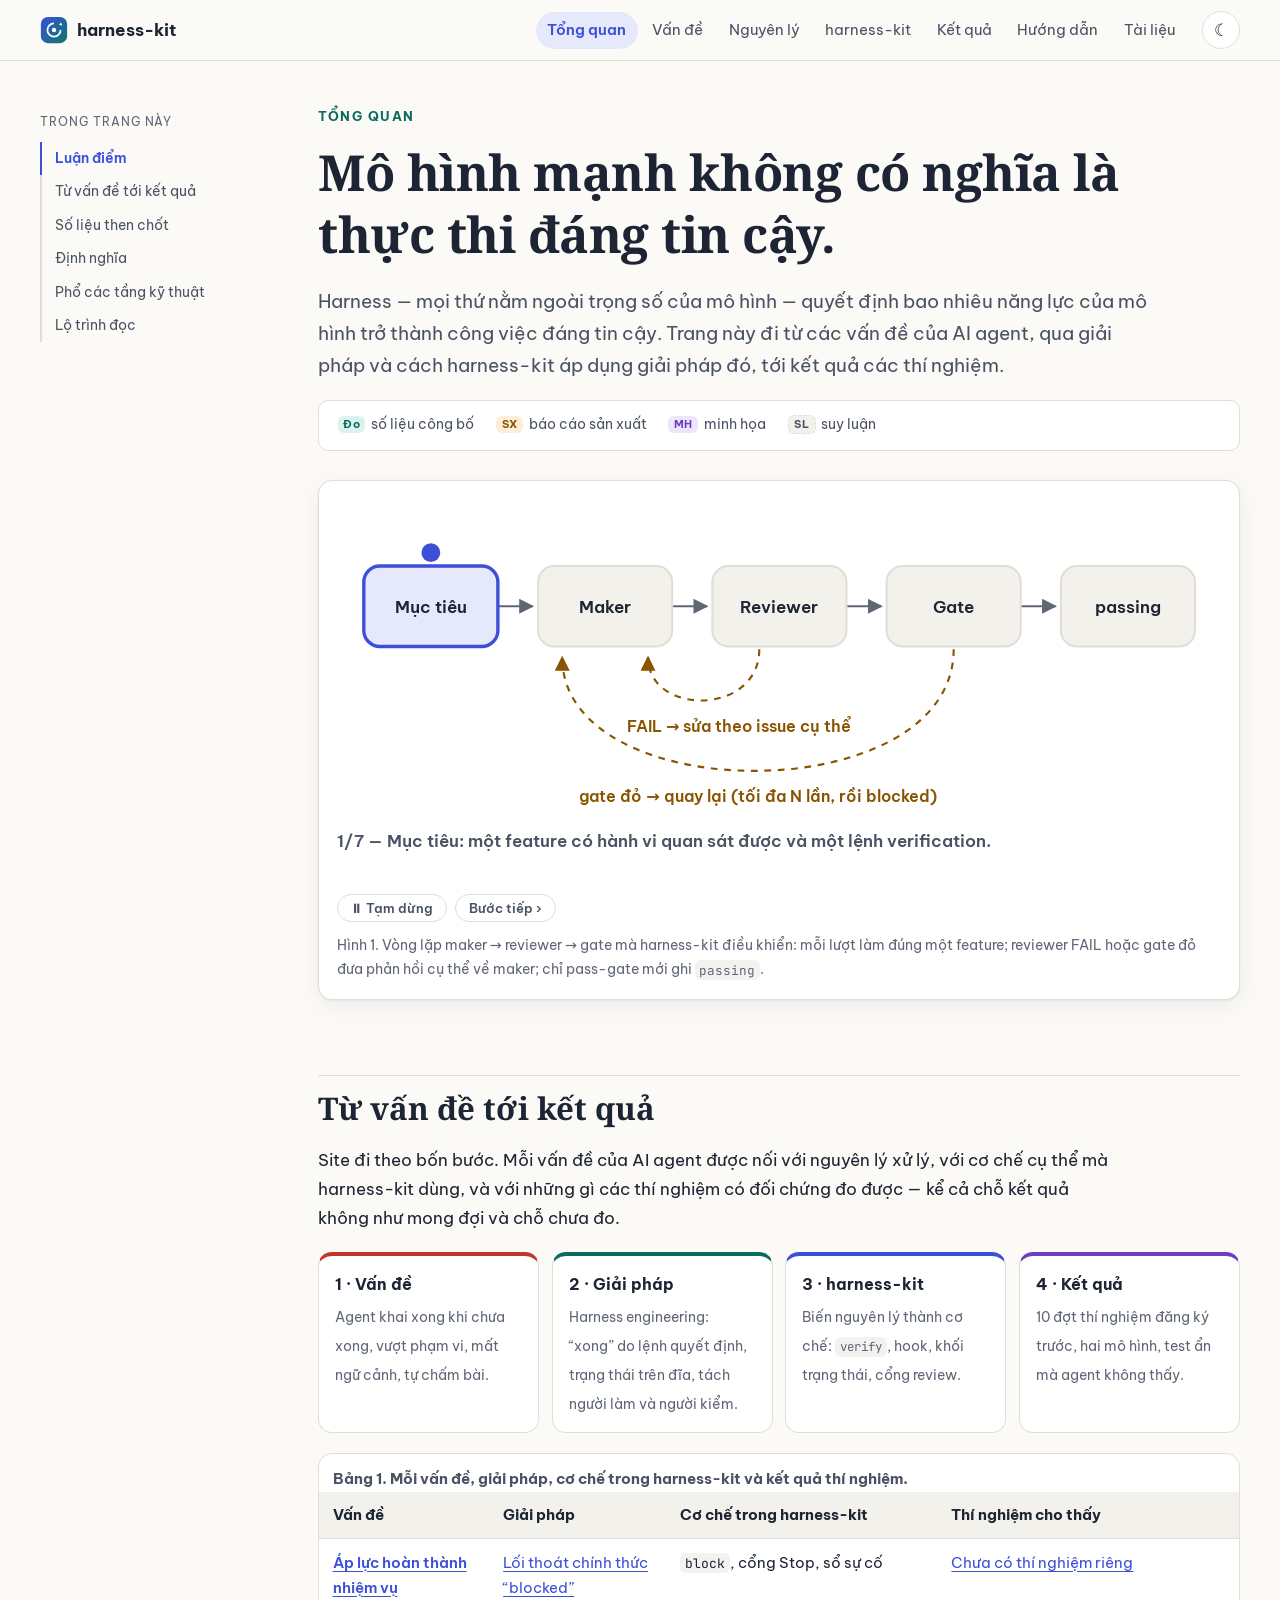
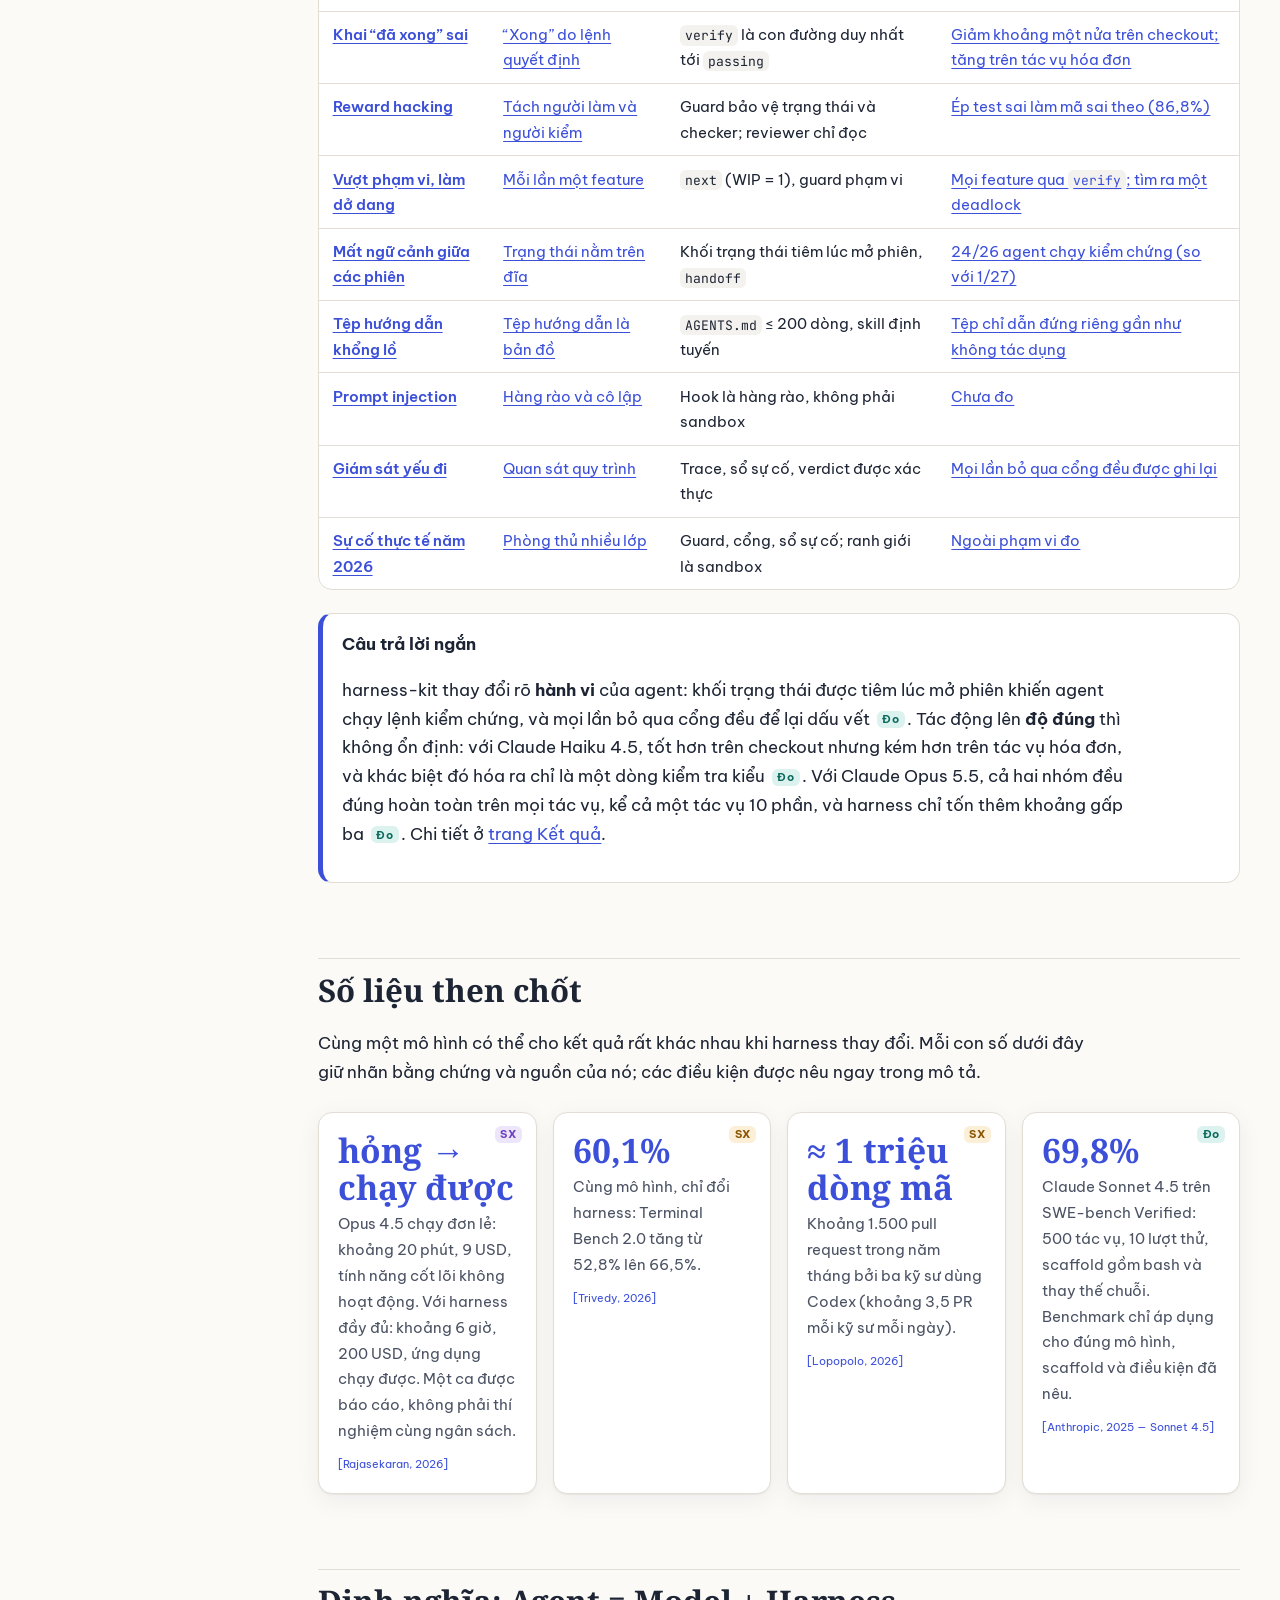
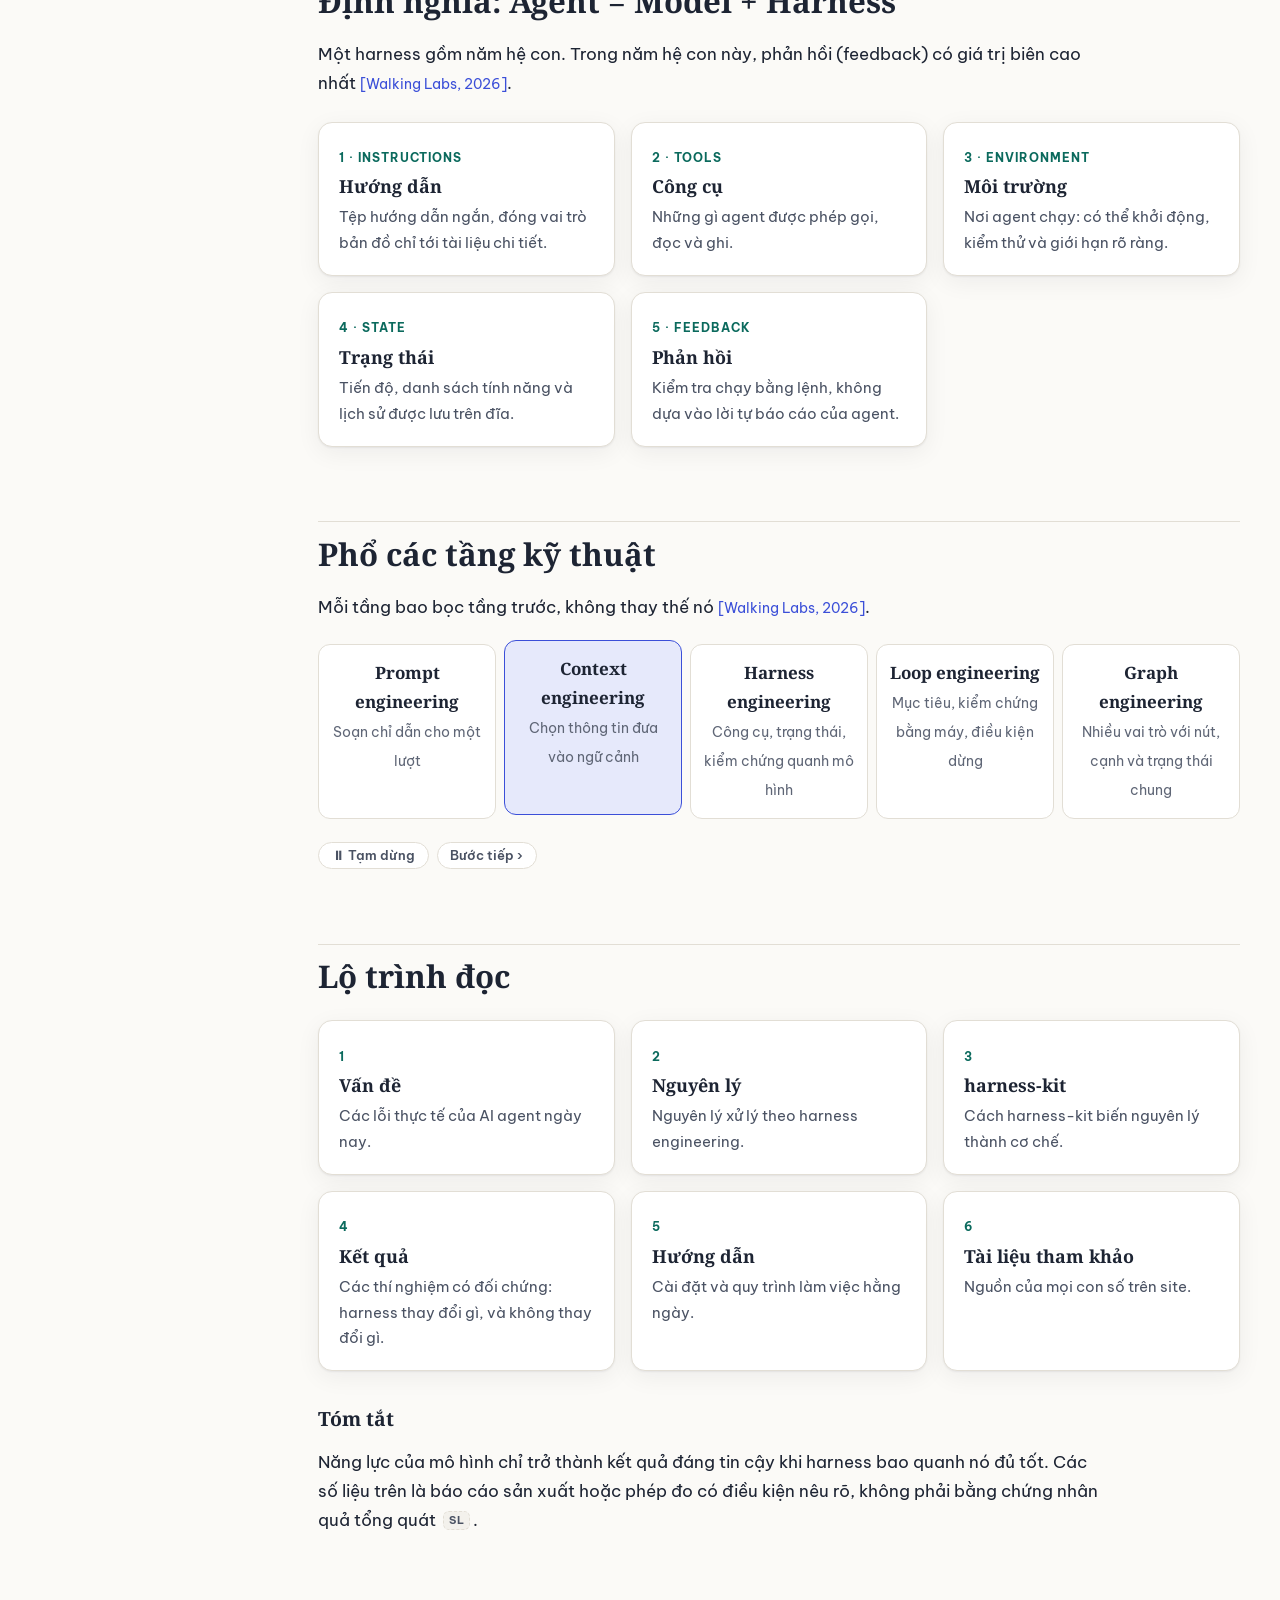
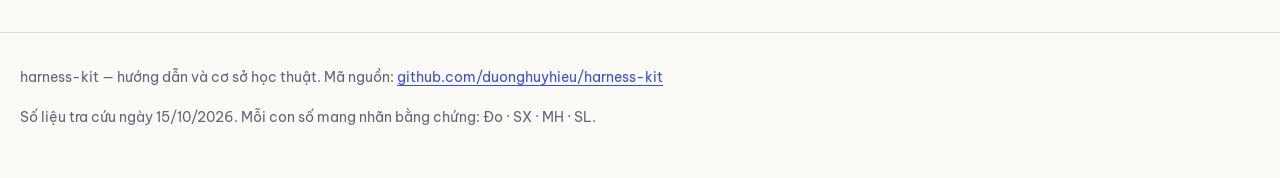
<file: index.html>
<!doctype html>
<html lang="vi">
<head>
  <meta charset="utf-8">
  <meta name="viewport" content="width=device-width, initial-scale=1">
  <title>Tổng quan — harness engineering và harness-kit</title>
  <meta name="description" content="Mô hình mạnh không có nghĩa là thực thi đáng tin cậy: tổng quan về harness engineering và cách harness-kit biến nguyên lý thành cơ chế.">
  <link rel="preconnect" href="https://fonts.googleapis.com">
  <link rel="preconnect" href="https://fonts.gstatic.com" crossorigin>
  <link href="https://fonts.googleapis.com/css2?family=Be+Vietnam+Pro:wght@400;600;700&family=Noto+Serif:wght@600;700&family=JetBrains+Mono:wght@400;600&display=swap" rel="stylesheet">
  <link rel="stylesheet" href="assets/css/style.css">
  <link rel="icon" href="assets/img/mark.svg" type="image/svg+xml">
  <script src="assets/js/boot.js"></script>
  <script defer src="assets/js/main.js"></script>
</head>
<body>
<a class="skip-link" href="#main">Bỏ qua điều hướng</a>
<div class="progress" aria-hidden="true"></div>
<header class="site-header">
  <div class="site-header__inner">
    <a class="brand" href="index.html"><img class="brand__mark" src="assets/img/mark.svg" alt="">harness-kit</a>
    <nav class="nav" aria-label="Điều hướng chính">
      <a href="index.html" aria-current="page">Tổng quan</a>
      <a href="problems.html">Vấn đề</a>
      <a href="principles.html">Nguyên lý</a>
      <a href="harness-kit.html">harness-kit</a>
      <a href="results.html">Kết quả</a>
      <a href="guide.html">Hướng dẫn</a>
      <a href="references.html">Tài liệu</a>
    </nav>
    <button class="theme-toggle" type="button" aria-label="Đổi giao diện sáng/tối">☾</button>
  </div>
</header>

<div class="page">
  <aside class="toc" aria-label="Mục lục trang">
    <p class="toc__title">Trong trang này</p>
    <ol>
      <li><a href="#luan-diem">Luận điểm</a></li>
      <li><a href="#hanh-trinh">Từ vấn đề tới kết quả</a></li>
      <li><a href="#so-lieu">Số liệu then chốt</a></li>
      <li><a href="#dinh-nghia">Định nghĩa</a></li>
      <li><a href="#pho-tien-hoa">Phổ các tầng kỹ thuật</a></li>
      <li><a href="#lo-trinh">Lộ trình đọc</a></li>
    </ol>
  </aside>

  <main id="main" class="content">
    <section id="luan-diem" class="reveal">
      <p class="eyebrow">Tổng quan</p>
      <h1>Mô hình mạnh không có nghĩa là thực thi đáng tin cậy.</h1>
      <p class="lead">Harness — mọi thứ nằm ngoài trọng số của mô hình — quyết định bao nhiêu năng lực của mô hình
        trở thành công việc đáng tin cậy. Trang này đi từ các vấn đề của AI agent, qua giải pháp và cách harness-kit áp dụng giải pháp đó, tới kết quả các thí nghiệm.</p>

      <div class="legend" role="note" aria-label="Chú giải nhãn bằng chứng">
        <span><span class="ev" data-evidence="do">Đo</span> số liệu công bố</span>
        <span><span class="ev" data-evidence="sx">SX</span> báo cáo sản xuất</span>
        <span><span class="ev" data-evidence="mh">MH</span> minh họa</span>
        <span><span class="ev" data-evidence="sl">SL</span> suy luận</span>
      </div>

      <figure class="figure">
        <div class="loop-diagram" data-component="loop-diagram"></div>
        <figcaption>Hình 1. Vòng lặp maker → reviewer → gate mà harness-kit điều khiển: mỗi lượt làm đúng một feature; reviewer FAIL hoặc gate đỏ đưa phản hồi cụ thể về maker; chỉ pass-gate mới ghi <code>passing</code>.</figcaption>
      </figure>
    </section>

    <section id="hanh-trinh" class="reveal">
      <h2>Từ vấn đề tới kết quả</h2>
      <p>Site đi theo bốn bước. Mỗi vấn đề của AI agent được nối với nguyên lý xử lý, với cơ chế cụ thể mà harness-kit dùng, và với những gì các thí nghiệm có đối chứng đo được — kể cả chỗ kết quả không như mong đợi và chỗ chưa đo.</p>
      <div class="flow">
        <a class="flow__step" href="problems.html"><b>1 · Vấn đề</b><small>Agent khai xong khi chưa xong, vượt phạm vi, mất ngữ cảnh, tự chấm bài.</small></a>
        <a class="flow__step" href="principles.html"><b>2 · Giải pháp</b><small>Harness engineering: “xong” do lệnh quyết định, trạng thái trên đĩa, tách người làm và người kiểm.</small></a>
        <a class="flow__step" href="harness-kit.html"><b>3 · harness-kit</b><small>Biến nguyên lý thành cơ chế: <code>verify</code>, hook, khối trạng thái, cổng review.</small></a>
        <a class="flow__step" href="results.html"><b>4 · Kết quả</b><small>10 đợt thí nghiệm đăng ký trước, hai mô hình, test ẩn mà agent không thấy.</small></a>
      </div>
      <div class="table-wrap"><table class="matrix"><caption>Bảng 1. Mỗi vấn đề, giải pháp, cơ chế trong harness-kit và kết quả thí nghiệm.</caption><thead><tr><th>Vấn đề</th><th>Giải pháp</th><th>Cơ chế trong harness-kit</th><th>Thí nghiệm cho thấy</th></tr></thead><tbody>
        <tr><td><a href="problems.html#ap-luc-hoan-thanh">Áp lực hoàn thành nhiệm vụ</a></td><td><a href="principles.html#feature-list">Lối thoát chính thức “blocked”</a></td><td><code>block</code>, cổng Stop, sổ sự cố</td><td><a href="results.html#ban-phat-hanh">Chưa có thí nghiệm riêng</a></td></tr>
        <tr><td><a href="problems.html#khai-sai">Khai “đã xong” sai</a></td><td><a href="principles.html#feature-list">“Xong” do lệnh quyết định</a></td><td><code>verify</code> là con đường duy nhất tới <code>passing</code></td><td><a href="results.html#cau-tra-loi">Giảm khoảng một nửa trên checkout; tăng trên tác vụ hóa đơn</a></td></tr>
        <tr><td><a href="problems.html#reward-hacking">Reward hacking</a></td><td><a href="principles.html#maker-checker">Tách người làm và người kiểm</a></td><td>Guard bảo vệ trạng thái và checker; reviewer chỉ đọc</td><td><a href="results.html#tham-do">Ép test sai làm mã sai theo (86,8%)</a></td></tr>
        <tr><td><a href="problems.html#pham-vi">Vượt phạm vi, làm dở dang</a></td><td><a href="principles.html#wip">Mỗi lần một feature</a></td><td><code>next</code> (WIP = 1), guard phạm vi</td><td><a href="results.html#loi-harness">Mọi feature qua <code>verify</code>; tìm ra một deadlock</a></td></tr>
        <tr><td><a href="problems.html#mat-ngu-canh">Mất ngữ cảnh giữa các phiên</a></td><td><a href="principles.html#lien-tuc">Trạng thái nằm trên đĩa</a></td><td>Khối trạng thái tiêm lúc mở phiên, <code>handoff</code></td><td><a href="results.html#hanh-vi">24/26 agent chạy kiểm chứng (so với 1/27)</a></td></tr>
        <tr><td><a href="problems.html#chi-dan-phinh">Tệp hướng dẫn khổng lồ</a></td><td><a href="principles.html#router">Tệp hướng dẫn là bản đồ</a></td><td><code>AGENTS.md</code> ≤ 200 dòng, skill định tuyến</td><td><a href="results.html#hanh-vi">Tệp chỉ dẫn đứng riêng gần như không tác dụng</a></td></tr>
        <tr><td><a href="problems.html#prompt-injection">Prompt injection</a></td><td><a href="principles.html#quan-sat">Hàng rào và cô lập</a></td><td>Hook là hàng rào, không phải sandbox</td><td><a href="results.html#gioi-han">Chưa đo</a></td></tr>
        <tr><td><a href="problems.html#giam-sat-yeu-di">Giám sát yếu đi</a></td><td><a href="principles.html#quan-sat">Quan sát quy trình</a></td><td>Trace, sổ sự cố, verdict được xác thực</td><td><a href="results.html#ban-phat-hanh">Mọi lần bỏ qua cổng đều được ghi lại</a></td></tr>
        <tr><td><a href="problems.html#su-co-2026">Sự cố thực tế năm 2026</a></td><td><a href="principles.html#clean-state">Phòng thủ nhiều lớp</a></td><td>Guard, cổng, sổ sự cố; ranh giới là sandbox</td><td><a href="results.html#gioi-han">Ngoài phạm vi đo</a></td></tr>
      </tbody></table></div>
      <div class="callout callout--note"><p class="callout__title">Câu trả lời ngắn</p>
        <p>harness-kit thay đổi rõ <b>hành vi</b> của agent: khối trạng thái được tiêm lúc mở phiên khiến agent chạy lệnh kiểm chứng, và mọi lần bỏ qua cổng đều để lại dấu vết <span class="ev" data-evidence="do">Đo</span>. Tác động lên <b>độ đúng</b> thì không ổn định: với Claude Haiku 4.5, tốt hơn trên checkout nhưng kém hơn trên tác vụ hóa đơn, và khác biệt đó hóa ra chỉ là một dòng kiểm tra kiểu <span class="ev" data-evidence="do">Đo</span>. Với Claude Opus 5.5, cả hai nhóm đều đúng hoàn toàn trên mọi tác vụ, kể cả một tác vụ 10 phần, và harness chỉ tốn thêm khoảng gấp ba <span class="ev" data-evidence="do">Đo</span>. Chi tiết ở <a href="results.html">trang Kết quả</a>.</p></div>
    </section>

    <section id="so-lieu" class="reveal">
      <h2>Số liệu then chốt</h2>
      <p>Cùng một mô hình có thể cho kết quả rất khác nhau khi harness thay đổi. Mỗi con số dưới đây giữ nhãn bằng chứng
        và nguồn của nó; các điều kiện được nêu ngay trong mô tả.</p>
      <div class="stat-grid">
        <div class="stat" data-evidence="mh">
          <span class="ev" data-evidence="mh">SX</span>
          <span class="stat__value">hỏng → chạy được</span>
          <span class="stat__label">Opus 4.5 chạy đơn lẻ: khoảng 20 phút, 9 USD, tính năng cốt lõi không hoạt động. Với harness đầy đủ: khoảng 6 giờ, 200 USD, ứng dụng chạy được. Một ca được báo cáo, không phải thí nghiệm cùng ngân sách.</span>
          <span class="stat__source"><a class="cite" href="references.html#ref-rajasekaran-2026">Rajasekaran, 2026</a></span>
        </div>
        <div class="stat" data-evidence="sx">
          <span class="ev" data-evidence="sx">SX</span>
          <span class="stat__value" data-count-to="66.5" data-decimals="1" data-suffix="%">66,5%</span>
          <span class="stat__label">Cùng mô hình, chỉ đổi harness: Terminal Bench 2.0 tăng từ 52,8% lên 66,5%.</span>
          <span class="stat__source"><a class="cite" href="references.html#ref-trivedy-2026">Trivedy, 2026</a></span>
        </div>
        <div class="stat" data-evidence="sx">
          <span class="ev" data-evidence="sx">SX</span>
          <span class="stat__value">≈ 1 triệu dòng mã</span>
          <span class="stat__label">Khoảng 1.500 pull request trong năm tháng bởi ba kỹ sư dùng Codex (khoảng 3,5 PR mỗi kỹ sư mỗi ngày).</span>
          <span class="stat__source"><a class="cite" href="references.html#ref-lopopolo-2026">Lopopolo, 2026</a></span>
        </div>
        <div class="stat" data-evidence="do">
          <span class="ev" data-evidence="do">Đo</span>
          <span class="stat__value" data-count-to="77.2" data-decimals="1" data-suffix="%">77,2%</span>
          <span class="stat__label">Claude Sonnet 4.5 trên SWE-bench Verified: 500 tác vụ, 10 lượt thử, scaffold gồm bash và thay thế chuỗi. Benchmark chỉ áp dụng cho đúng mô hình, scaffold và điều kiện đã nêu.</span>
          <span class="stat__source"><a class="cite" href="references.html#ref-anthropic-2025-sonnet45">Anthropic, 2025 — Sonnet 4.5</a></span>
        </div>
      </div>
    </section>

    <section id="dinh-nghia" class="reveal">
      <h2>Định nghĩa: Agent = Model + Harness</h2>
      <p>Một harness gồm năm hệ con. Trong năm hệ con này, phản hồi (feedback) có giá trị biên cao nhất
        <a class="cite" href="references.html#ref-walkinglabs-2026">Walking Labs, 2026</a>.</p>
      <div class="card-grid">
        <div class="card"><span class="card__kicker">1 · Instructions</span><h3>Hướng dẫn</h3><p>Tệp hướng dẫn ngắn, đóng vai trò bản đồ chỉ tới tài liệu chi tiết.</p></div>
        <div class="card"><span class="card__kicker">2 · Tools</span><h3>Công cụ</h3><p>Những gì agent được phép gọi, đọc và ghi.</p></div>
        <div class="card"><span class="card__kicker">3 · Environment</span><h3>Môi trường</h3><p>Nơi agent chạy: có thể khởi động, kiểm thử và giới hạn rõ ràng.</p></div>
        <div class="card"><span class="card__kicker">4 · State</span><h3>Trạng thái</h3><p>Tiến độ, danh sách tính năng và lịch sử được lưu trên đĩa.</p></div>
        <div class="card"><span class="card__kicker">5 · Feedback</span><h3>Phản hồi</h3><p>Kiểm tra chạy bằng lệnh, không dựa vào lời tự báo cáo của agent.</p></div>
      </div>
    </section>

    <section id="pho-tien-hoa" class="reveal">
      <h2>Phổ các tầng kỹ thuật</h2>
      <p>Mỗi tầng bao bọc tầng trước, không thay thế nó
        <a class="cite" href="references.html#ref-walkinglabs-2026">Walking Labs, 2026</a>.</p>
      <div class="spectrum" data-component="spectrum">
        <div class="spectrum__step"><b>Prompt engineering</b><small>Soạn chỉ dẫn cho một lượt</small></div>
        <div class="spectrum__step"><b>Context engineering</b><small>Chọn thông tin đưa vào ngữ cảnh</small></div>
        <div class="spectrum__step"><b>Harness engineering</b><small>Công cụ, trạng thái, kiểm chứng quanh mô hình</small></div>
        <div class="spectrum__step"><b>Loop engineering</b><small>Mục tiêu, kiểm chứng bằng máy, điều kiện dừng</small></div>
        <div class="spectrum__step"><b>Graph engineering</b><small>Nhiều vai trò với nút, cạnh và trạng thái chung</small></div>
      </div>
    </section>

    <section id="lo-trinh" class="reveal">
      <h2>Lộ trình đọc</h2>
      <div class="card-grid">
        <a class="card" href="problems.html"><span class="card__kicker">1</span><h3>Vấn đề</h3><p>Các lỗi thực tế của AI agent ngày nay.</p></a>
        <a class="card" href="principles.html"><span class="card__kicker">2</span><h3>Nguyên lý</h3><p>Nguyên lý xử lý theo harness engineering.</p></a>
        <a class="card" href="harness-kit.html"><span class="card__kicker">3</span><h3>harness-kit</h3><p>Cách harness-kit biến nguyên lý thành cơ chế.</p></a>
        <a class="card" href="results.html"><span class="card__kicker">4</span><h3>Kết quả</h3><p>Các thí nghiệm có đối chứng: harness thay đổi gì, và không thay đổi gì.</p></a>
        <a class="card" href="guide.html"><span class="card__kicker">5</span><h3>Hướng dẫn</h3><p>Cài đặt và quy trình làm việc hằng ngày.</p></a>
        <a class="card" href="references.html"><span class="card__kicker">6</span><h3>Tài liệu tham khảo</h3><p>Nguồn của mọi con số trên site.</p></a>
      </div>

      <h3>Tóm tắt</h3>
      <p>Năng lực của mô hình chỉ trở thành kết quả đáng tin cậy khi harness bao quanh nó đủ tốt.
        Các số liệu trên là báo cáo sản xuất hoặc phép đo có điều kiện nêu rõ, không phải bằng chứng nhân quả tổng quát
        <span class="ev" data-evidence="sl">SL</span>.</p>
    </section>
  </main>
</div>

<footer class="site-footer">
  <div class="site-footer__inner">
    <span>harness-kit — hướng dẫn và cơ sở học thuật. Mã nguồn: <a href="https://github.com/duonghuyhieu/harness-kit">github.com/duonghuyhieu/harness-kit</a></span>
    <span>Số liệu tra cứu ngày 15/10/2026. Mỗi con số mang nhãn bằng chứng: Đo · SX · MH · SL.</span>
  </div>
</footer>
</body>
</html>
</file>
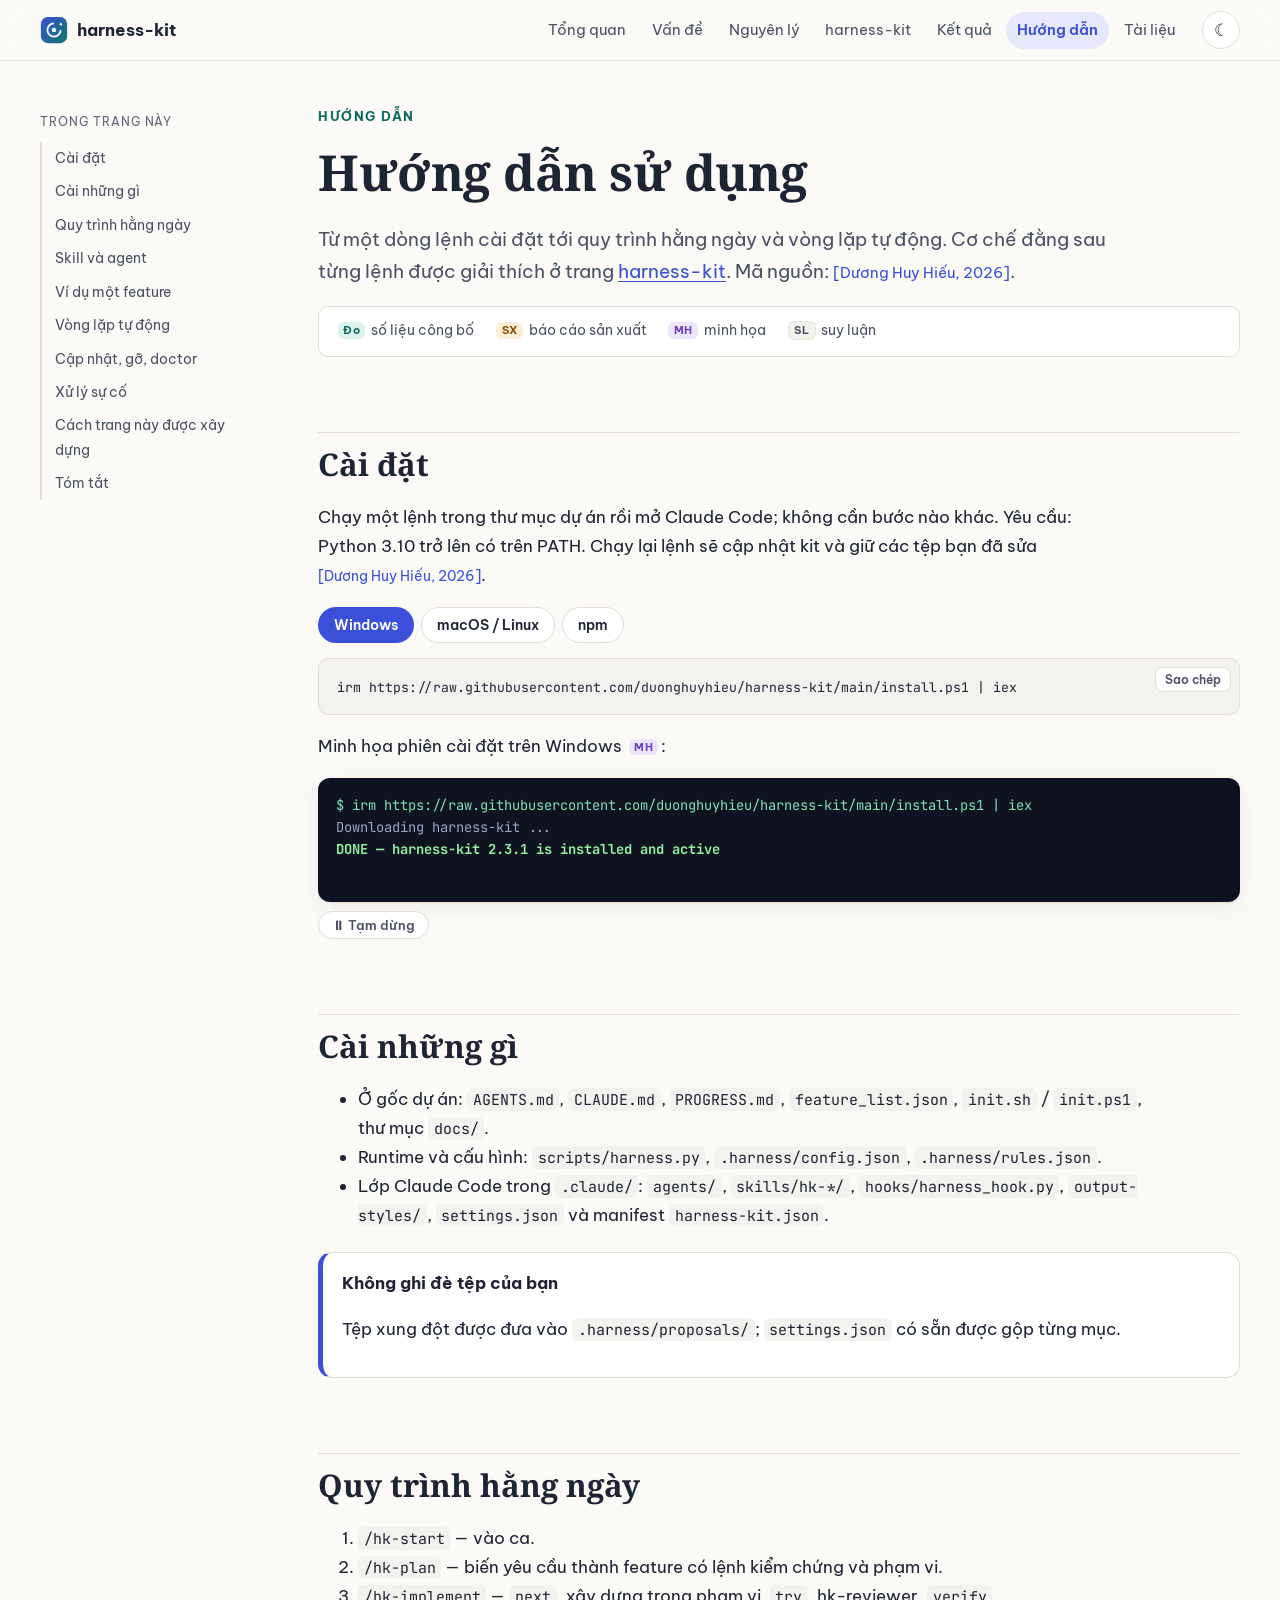
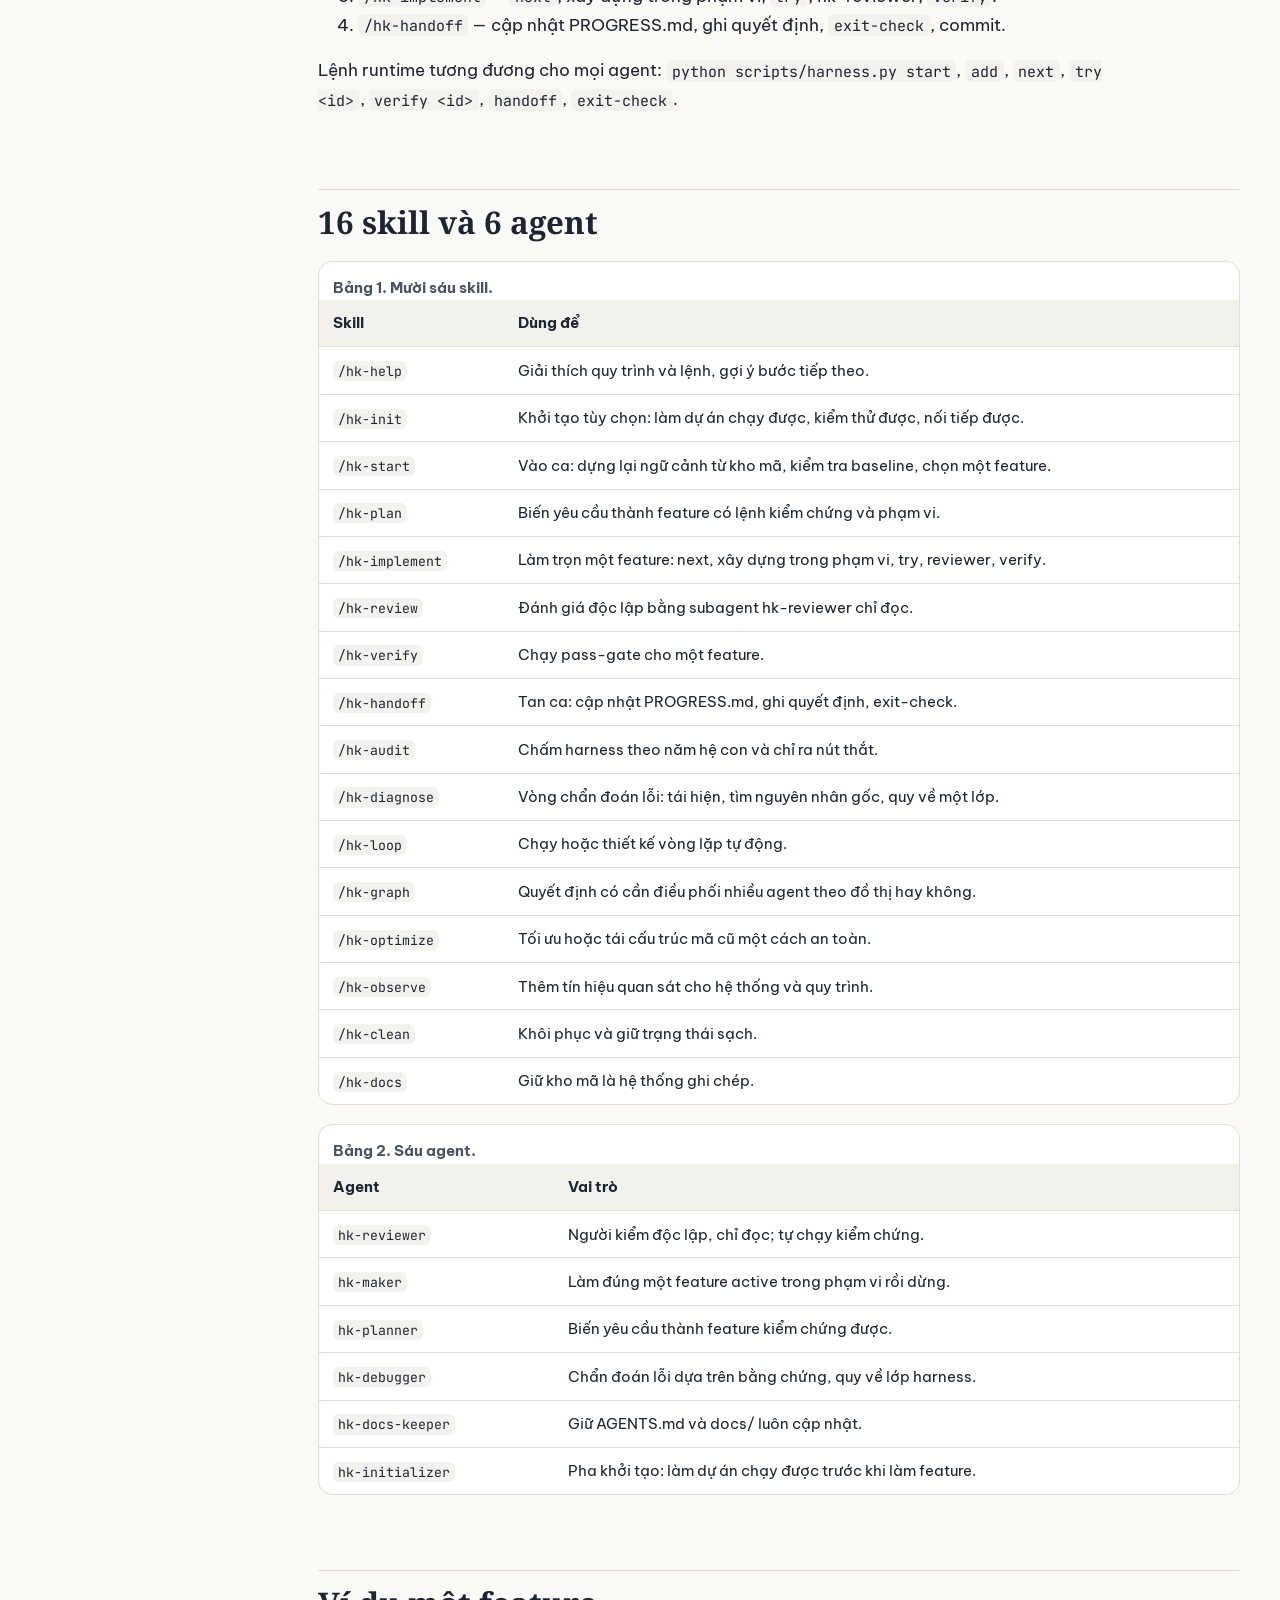
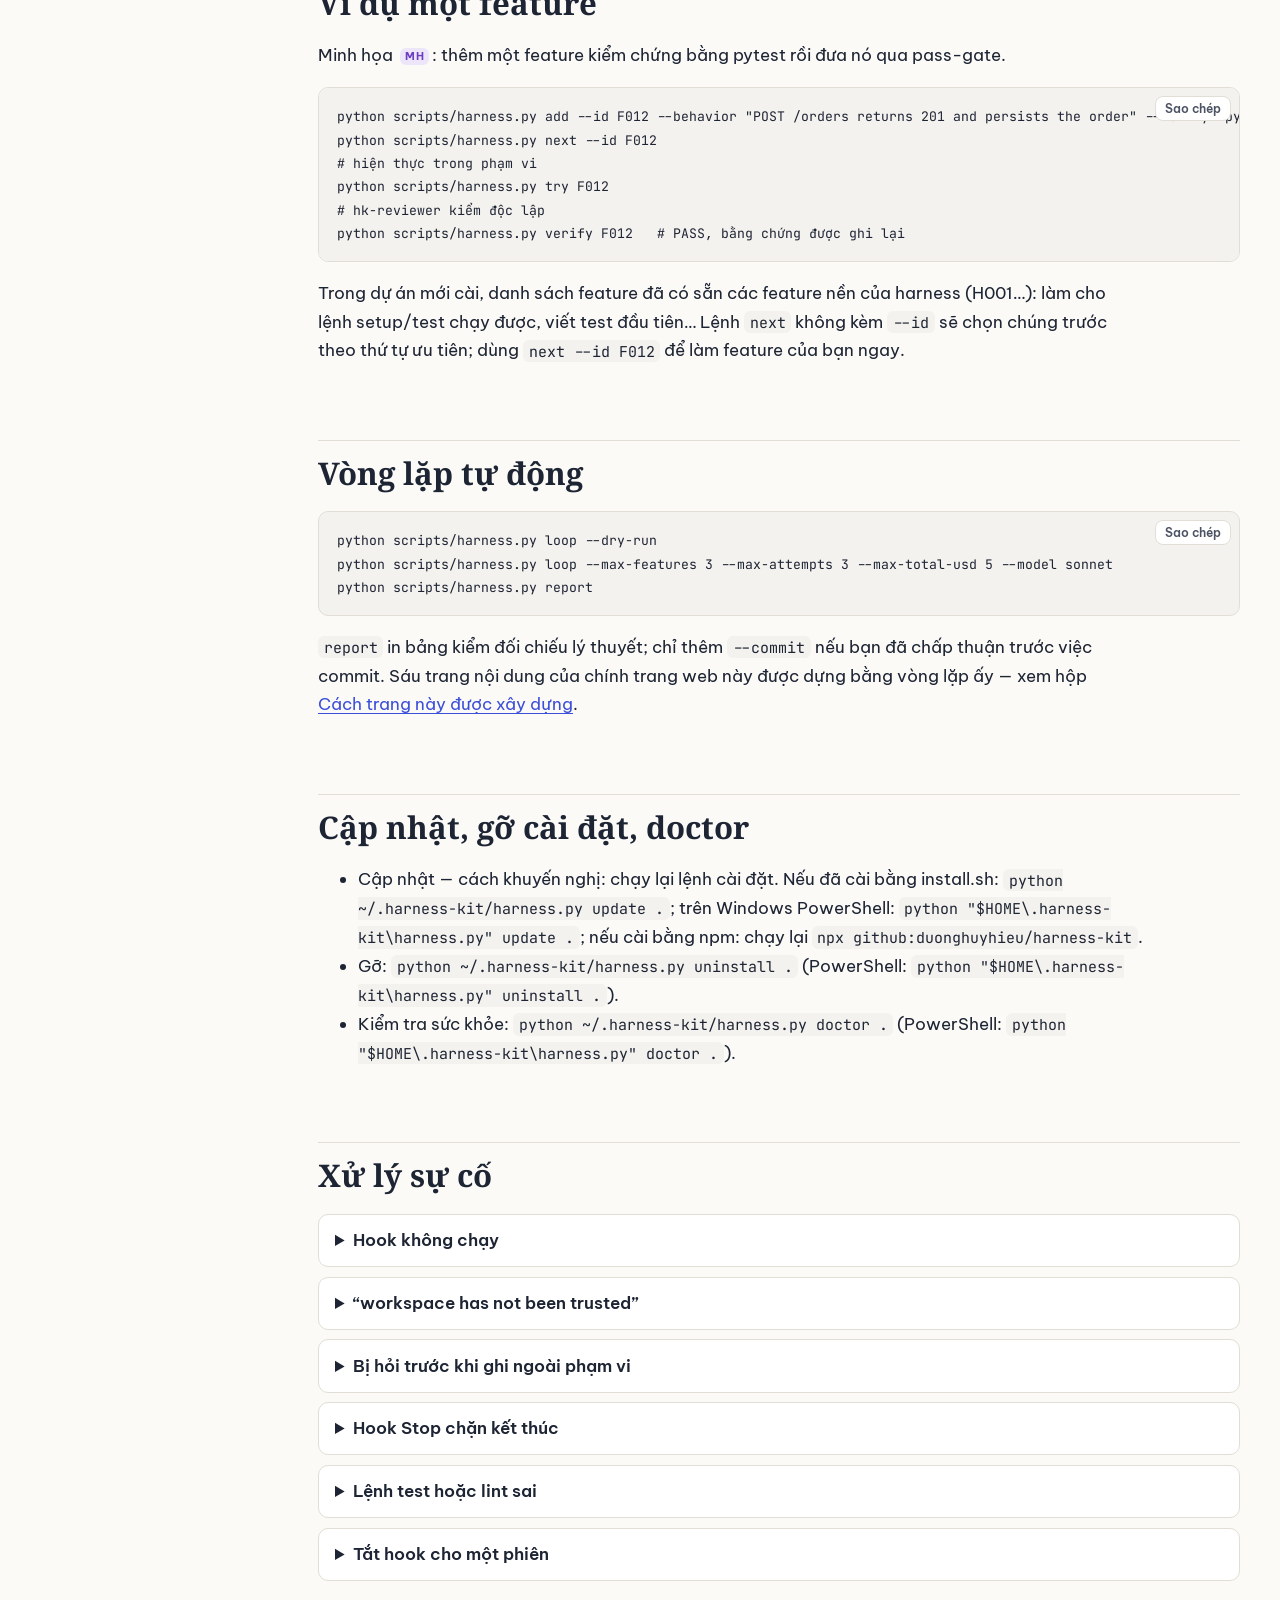
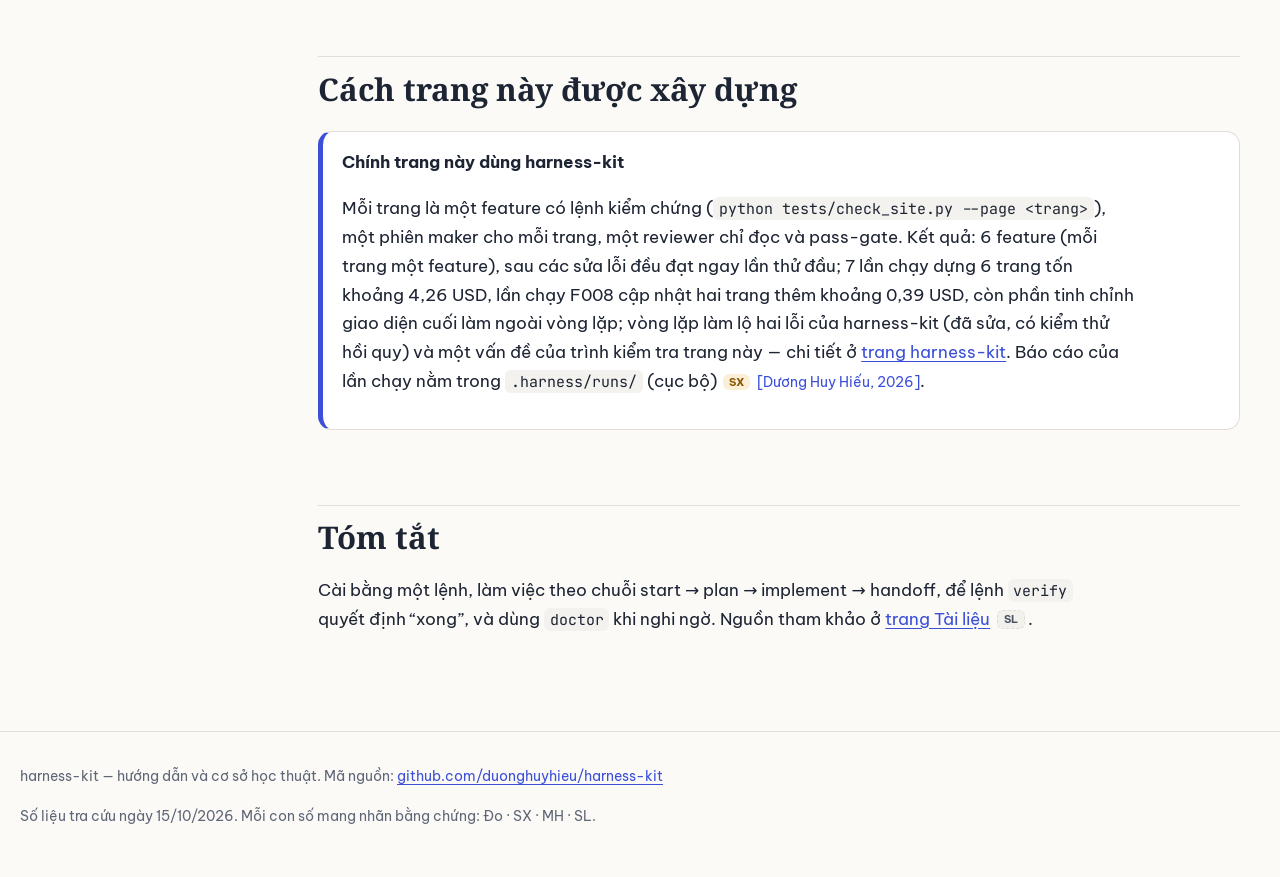
<file: guide.html>
<!doctype html>
<html lang="vi">
<head>
  <meta charset="utf-8">
  <meta name="viewport" content="width=device-width, initial-scale=1">
  <title>Hướng dẫn sử dụng — harness-kit</title>
  <meta name="description" content="Cài đặt harness-kit trên Windows, macOS/Linux hoặc npm, quy trình hằng ngày, 16 skill và 6 agent, ví dụ một feature, vòng lặp tự động, cập nhật và xử lý sự cố.">
  <link rel="preconnect" href="https://fonts.googleapis.com">
  <link rel="preconnect" href="https://fonts.gstatic.com" crossorigin>
  <link href="https://fonts.googleapis.com/css2?family=Be+Vietnam+Pro:wght@400;600;700&family=Noto+Serif:wght@600;700&family=JetBrains+Mono:wght@400;600&display=swap" rel="stylesheet">
  <link rel="stylesheet" href="assets/css/style.css">
  <link rel="icon" href="assets/img/mark.svg" type="image/svg+xml">
  <script src="assets/js/boot.js"></script>
  <script defer src="assets/js/main.js"></script>
</head>
<body>
<a class="skip-link" href="#main">Bỏ qua điều hướng</a>
<div class="progress" aria-hidden="true"></div>
<header class="site-header">
  <div class="site-header__inner">
    <a class="brand" href="index.html"><img class="brand__mark" src="assets/img/mark.svg" alt="">harness-kit</a>
    <nav class="nav" aria-label="Điều hướng chính">
      <a href="index.html">Tổng quan</a>
      <a href="problems.html">Vấn đề</a>
      <a href="principles.html">Nguyên lý</a>
      <a href="harness-kit.html">harness-kit</a>
      <a href="results.html">Kết quả</a>
      <a href="guide.html" aria-current="page">Hướng dẫn</a>
      <a href="references.html">Tài liệu</a>
    </nav>
    <button class="theme-toggle" type="button" aria-label="Đổi giao diện sáng/tối">☾</button>
  </div>
</header>

<div class="page">
  <aside class="toc" aria-label="Mục lục trang">
    <p class="toc__title">Trong trang này</p>
    <ol>
      <li><a href="#cai-dat">Cài đặt</a></li>
      <li><a href="#cai-gi">Cài những gì</a></li>
      <li><a href="#quy-trinh">Quy trình hằng ngày</a></li>
      <li><a href="#lenh">Skill và agent</a></li>
      <li><a href="#vi-du">Ví dụ một feature</a></li>
      <li><a href="#vong-lap">Vòng lặp tự động</a></li>
      <li><a href="#cap-nhat">Cập nhật, gỡ, doctor</a></li>
      <li><a href="#su-co">Xử lý sự cố</a></li>
      <li><a href="#cach-xay-dung">Cách trang này được xây dựng</a></li>
      <li><a href="#tom-tat">Tóm tắt</a></li>
    </ol>
  </aside>

  <main id="main" class="content">
    <p class="eyebrow">HƯỚNG DẪN</p>
    <h1>Hướng dẫn sử dụng</h1>
    <p class="lead">Từ một dòng lệnh cài đặt tới quy trình hằng ngày và vòng lặp tự động. Cơ chế đằng sau từng lệnh được giải thích ở trang <a href="harness-kit.html">harness-kit</a>. Mã nguồn: <a class="cite" href="references.html#ref-harness-kit">Dương Huy Hiếu, 2026</a>.</p>

    <div class="legend" role="note" aria-label="Chú giải nhãn bằng chứng">
      <span><span class="ev" data-evidence="do">Đo</span> số liệu công bố</span>
      <span><span class="ev" data-evidence="sx">SX</span> báo cáo sản xuất</span>
      <span><span class="ev" data-evidence="mh">MH</span> minh họa</span>
      <span><span class="ev" data-evidence="sl">SL</span> suy luận</span>
    </div>

    <section id="cai-dat" class="reveal">
      <h2>Cài đặt</h2>
      <p>Chạy một lệnh trong thư mục dự án rồi mở Claude Code; không cần bước nào khác. Yêu cầu: Python 3.10 trở lên có trên PATH. Chạy lại lệnh sẽ cập nhật kit và giữ các tệp bạn đã sửa <a class="cite" href="references.html#ref-harness-kit">Dương Huy Hiếu, 2026</a>.</p>
      <div class="tabs" data-component="tabs">
        <div role="tablist" aria-label="Cách cài">
          <button role="tab" id="tab-win" aria-controls="panel-win">Windows</button>
          <button role="tab" id="tab-unix" aria-controls="panel-unix">macOS / Linux</button>
          <button role="tab" id="tab-npm" aria-controls="panel-npm">npm</button>
        </div>
        <div role="tabpanel" id="panel-win" aria-labelledby="tab-win"><pre><code>irm https://raw.githubusercontent.com/duonghuyhieu/harness-kit/main/install.ps1 | iex</code></pre></div>
        <div role="tabpanel" id="panel-unix" aria-labelledby="tab-unix"><pre><code>curl -fsSL https://raw.githubusercontent.com/duonghuyhieu/harness-kit/main/install.sh | bash</code></pre><p>Dùng được trong macOS, Linux và Git Bash.</p></div>
        <div role="tabpanel" id="panel-npm" aria-labelledby="tab-npm"><pre><code>npx github:duonghuyhieu/harness-kit
# hoặc
npm install -D github:duonghuyhieu/harness-kit</code></pre><p>Cần Node ≥ 18 và Python ≥ 3.10. Với <code>npm install -D</code>, bước <code>postinstall</code> chỉ cài vào dự án ở lần đầu (khi chưa có <code>.claude/harness-kit.json</code>), và bỏ qua trong CI; nếu npm chặn install script, chạy <code>npx github:duonghuyhieu/harness-kit</code>.</p></div>
      </div>
      <p>Minh họa phiên cài đặt trên Windows <span class="ev" data-evidence="mh">MH</span>:</p>
      <div data-component="terminal" role="region" aria-label="Minh họa terminal">
        <span data-line="prompt">irm https://raw.githubusercontent.com/duonghuyhieu/harness-kit/main/install.ps1 | iex</span>
        <span data-line="out">Downloading harness-kit ...</span>
        <span data-line="ok">DONE — harness-kit 2.3.1 is installed and active</span>
      </div>
    </section>

    <section id="cai-gi" class="reveal">
      <h2>Cài những gì</h2>
      <ul>
        <li>Ở gốc dự án: <code>AGENTS.md</code>, <code>CLAUDE.md</code>, <code>PROGRESS.md</code>, <code>feature_list.json</code>, <code>init.sh</code> / <code>init.ps1</code>, thư mục <code>docs/</code>.</li>
        <li>Runtime và cấu hình: <code>scripts/harness.py</code>, <code>.harness/config.json</code>, <code>.harness/rules.json</code>.</li>
        <li>Lớp Claude Code trong <code>.claude/</code>: <code>agents/</code>, <code>skills/hk-*/</code>, <code>hooks/harness_hook.py</code>, <code>output-styles/</code>, <code>settings.json</code> và manifest <code>harness-kit.json</code>.</li>
      </ul>
      <div class="callout callout--note"><p class="callout__title">Không ghi đè tệp của bạn</p><p>Tệp xung đột được đưa vào <code>.harness/proposals/</code>; <code>settings.json</code> có sẵn được gộp từng mục.</p></div>
    </section>

    <section id="quy-trinh" class="reveal">
      <h2>Quy trình hằng ngày</h2>
      <ol>
        <li><code>/hk-start</code> — vào ca.</li>
        <li><code>/hk-plan</code> — biến yêu cầu thành feature có lệnh kiểm chứng và phạm vi.</li>
        <li><code>/hk-implement</code> — <code>next</code>, xây dựng trong phạm vi, <code>try</code>, hk-reviewer, <code>verify</code>.</li>
        <li><code>/hk-handoff</code> — cập nhật PROGRESS.md, ghi quyết định, <code>exit-check</code>, commit.</li>
      </ol>
      <p>Lệnh runtime tương đương cho mọi agent: <code>python scripts/harness.py start</code>, <code>add</code>, <code>next</code>, <code>try &lt;id&gt;</code>, <code>verify &lt;id&gt;</code>, <code>handoff</code>, <code>exit-check</code>.</p>
    </section>

    <section id="lenh" class="reveal">
      <h2>16 skill và 6 agent</h2>
      <div class="table-wrap"><table><caption>Bảng 1. Mười sáu skill.</caption><thead><tr><th>Skill</th><th>Dùng để</th></tr></thead><tbody>
        <tr><td><code>/hk-help</code></td><td>Giải thích quy trình và lệnh, gợi ý bước tiếp theo.</td></tr>
        <tr><td><code>/hk-init</code></td><td>Khởi tạo tùy chọn: làm dự án chạy được, kiểm thử được, nối tiếp được.</td></tr>
        <tr><td><code>/hk-start</code></td><td>Vào ca: dựng lại ngữ cảnh từ kho mã, kiểm tra baseline, chọn một feature.</td></tr>
        <tr><td><code>/hk-plan</code></td><td>Biến yêu cầu thành feature có lệnh kiểm chứng và phạm vi.</td></tr>
        <tr><td><code>/hk-implement</code></td><td>Làm trọn một feature: next, xây dựng trong phạm vi, try, reviewer, verify.</td></tr>
        <tr><td><code>/hk-review</code></td><td>Đánh giá độc lập bằng subagent hk-reviewer chỉ đọc.</td></tr>
        <tr><td><code>/hk-verify</code></td><td>Chạy pass-gate cho một feature.</td></tr>
        <tr><td><code>/hk-handoff</code></td><td>Tan ca: cập nhật PROGRESS.md, ghi quyết định, exit-check.</td></tr>
        <tr><td><code>/hk-audit</code></td><td>Chấm harness theo năm hệ con và chỉ ra nút thắt.</td></tr>
        <tr><td><code>/hk-diagnose</code></td><td>Vòng chẩn đoán lỗi: tái hiện, tìm nguyên nhân gốc, quy về một lớp.</td></tr>
        <tr><td><code>/hk-loop</code></td><td>Chạy hoặc thiết kế vòng lặp tự động.</td></tr>
        <tr><td><code>/hk-graph</code></td><td>Quyết định có cần điều phối nhiều agent theo đồ thị hay không.</td></tr>
        <tr><td><code>/hk-optimize</code></td><td>Tối ưu hoặc tái cấu trúc mã cũ một cách an toàn.</td></tr>
        <tr><td><code>/hk-observe</code></td><td>Thêm tín hiệu quan sát cho hệ thống và quy trình.</td></tr>
        <tr><td><code>/hk-clean</code></td><td>Khôi phục và giữ trạng thái sạch.</td></tr>
        <tr><td><code>/hk-docs</code></td><td>Giữ kho mã là hệ thống ghi chép.</td></tr>
      </tbody></table></div>
      <div class="table-wrap"><table><caption>Bảng 2. Sáu agent.</caption><thead><tr><th>Agent</th><th>Vai trò</th></tr></thead><tbody>
        <tr><td><code>hk-reviewer</code></td><td>Người kiểm độc lập, chỉ đọc; tự chạy kiểm chứng.</td></tr>
        <tr><td><code>hk-maker</code></td><td>Làm đúng một feature active trong phạm vi rồi dừng.</td></tr>
        <tr><td><code>hk-planner</code></td><td>Biến yêu cầu thành feature kiểm chứng được.</td></tr>
        <tr><td><code>hk-debugger</code></td><td>Chẩn đoán lỗi dựa trên bằng chứng, quy về lớp harness.</td></tr>
        <tr><td><code>hk-docs-keeper</code></td><td>Giữ AGENTS.md và docs/ luôn cập nhật.</td></tr>
        <tr><td><code>hk-initializer</code></td><td>Pha khởi tạo: làm dự án chạy được trước khi làm feature.</td></tr>
      </tbody></table></div>
    </section>

    <section id="vi-du" class="reveal">
      <h2>Ví dụ một feature</h2>
      <p>Minh họa <span class="ev" data-evidence="mh">MH</span>: thêm một feature kiểm chứng bằng pytest rồi đưa nó qua pass-gate.</p>
      <pre><code>python scripts/harness.py add --id F012 --behavior "POST /orders returns 201 and persists the order" --verify "pytest tests/test_orders.py -q" --scope "src/orders/*" "tests/test_orders.py"
python scripts/harness.py next --id F012
# hiện thực trong phạm vi
python scripts/harness.py try F012
# hk-reviewer kiểm độc lập
python scripts/harness.py verify F012   # PASS, bằng chứng được ghi lại</code></pre>
      <p>Trong dự án mới cài, danh sách feature đã có sẵn các feature nền của harness (H001…): làm cho lệnh setup/test chạy được, viết test đầu tiên… Lệnh <code>next</code> không kèm <code>--id</code> sẽ chọn chúng trước theo thứ tự ưu tiên; dùng <code>next --id F012</code> để làm feature của bạn ngay.</p>
    </section>

    <section id="vong-lap" class="reveal">
      <h2>Vòng lặp tự động</h2>
      <pre><code>python scripts/harness.py loop --dry-run
python scripts/harness.py loop --max-features 3 --max-attempts 3 --max-total-usd 5 --model sonnet
python scripts/harness.py report</code></pre>
      <p><code>report</code> in bảng kiểm đối chiếu lý thuyết; chỉ thêm <code>--commit</code> nếu bạn đã chấp thuận trước việc commit. Sáu trang nội dung của chính trang web này được dựng bằng vòng lặp ấy — xem hộp <a href="#cach-xay-dung">Cách trang này được xây dựng</a>.</p>
    </section>

    <section id="cap-nhat" class="reveal">
      <h2>Cập nhật, gỡ cài đặt, doctor</h2>
      <ul>
        <li>Cập nhật — cách khuyến nghị: chạy lại lệnh cài đặt. Nếu đã cài bằng install.sh: <code>python ~/.harness-kit/harness.py update .</code>; trên Windows PowerShell: <code>python "$HOME\.harness-kit\harness.py" update .</code>; nếu cài bằng npm: chạy lại <code>npx github:duonghuyhieu/harness-kit</code>.</li>
        <li>Gỡ: <code>python ~/.harness-kit/harness.py uninstall .</code> (PowerShell: <code>python "$HOME\.harness-kit\harness.py" uninstall .</code>).</li>
        <li>Kiểm tra sức khỏe: <code>python ~/.harness-kit/harness.py doctor .</code> (PowerShell: <code>python "$HOME\.harness-kit\harness.py" doctor .</code>).</li>
      </ul>
    </section>

    <section id="su-co" class="reveal">
      <h2>Xử lý sự cố</h2>
      <details class="faq"><summary>Hook không chạy</summary><p>Chạy <code>doctor</code>: lệnh kiểm tra python cho hook và việc đăng ký hook.</p></details>
      <details class="faq"><summary>“workspace has not been trusted”</summary><p>Mở dự án một lần ở chế độ tương tác và chấp nhận trust. Sau đó các quy tắc allow có hiệu lực; hook và quy tắc deny vốn đã áp dụng.</p></details>
      <details class="faq"><summary>Bị hỏi trước khi ghi ngoài phạm vi</summary><p>Đây là thiết kế. Thêm tệp vào scope của feature hoặc tạo feature mới; hoặc đặt <code>"scope_guard": "off"</code>.</p></details>
      <details class="faq"><summary>Hook Stop chặn kết thúc</summary><p>Sửa các vấn đề được liệt kê rồi chạy <code>exit-check</code>.</p></details>
      <details class="faq"><summary>Lệnh test hoặc lint sai</summary><p>Sửa mục <code>commands</code> trong <code>.harness/config.json</code>.</p></details>
      <details class="faq"><summary>Tắt hook cho một phiên</summary><p>Đặt biến môi trường <code>HARNESS_HOOKS=off</code>.</p></details>
    </section>

    <section id="cach-xay-dung" class="reveal">
      <h2>Cách trang này được xây dựng</h2>
      <div class="callout callout--note"><p class="callout__title">Chính trang này dùng harness-kit</p>
        <p>Mỗi trang là một feature có lệnh kiểm chứng (<code>python tests/check_site.py --page &lt;trang&gt;</code>), một phiên maker cho mỗi trang, một reviewer chỉ đọc và pass-gate. Kết quả: 6 feature (mỗi trang một feature), sau các sửa lỗi đều đạt ngay lần thử đầu; 7 lần chạy dựng 6 trang tốn khoảng 4,26 USD, lần chạy F008 cập nhật hai trang thêm khoảng 0,39 USD, còn phần tinh chỉnh giao diện cuối làm ngoài vòng lặp; vòng lặp làm lộ hai lỗi của harness-kit (đã sửa, có kiểm thử hồi quy) và một vấn đề của trình kiểm tra trang này — chi tiết ở <a href="harness-kit.html#danh-gia">trang harness-kit</a>. Báo cáo của lần chạy nằm trong <code>.harness/runs/</code> (cục bộ) <span class="ev" data-evidence="sx">SX</span> <a class="cite" href="references.html#ref-harness-kit">Dương Huy Hiếu, 2026</a>.</p></div>
    </section>

    <section id="tom-tat" class="reveal">
      <h2>Tóm tắt</h2>
      <p>Cài bằng một lệnh, làm việc theo chuỗi start → plan → implement → handoff, để lệnh <code>verify</code> quyết định “xong”, và dùng <code>doctor</code> khi nghi ngờ. Nguồn tham khảo ở <a href="references.html">trang Tài liệu</a> <span class="ev" data-evidence="sl">SL</span>.</p>
    </section>
  </main>
</div>

<footer class="site-footer">
  <div class="site-footer__inner">
    <span>harness-kit — hướng dẫn và cơ sở học thuật. Mã nguồn: <a href="https://github.com/duonghuyhieu/harness-kit">github.com/duonghuyhieu/harness-kit</a></span>
    <span>Số liệu tra cứu ngày 15/10/2026. Mỗi con số mang nhãn bằng chứng: Đo · SX · MH · SL.</span>
  </div>
</footer>
</body>
</html>
</file>
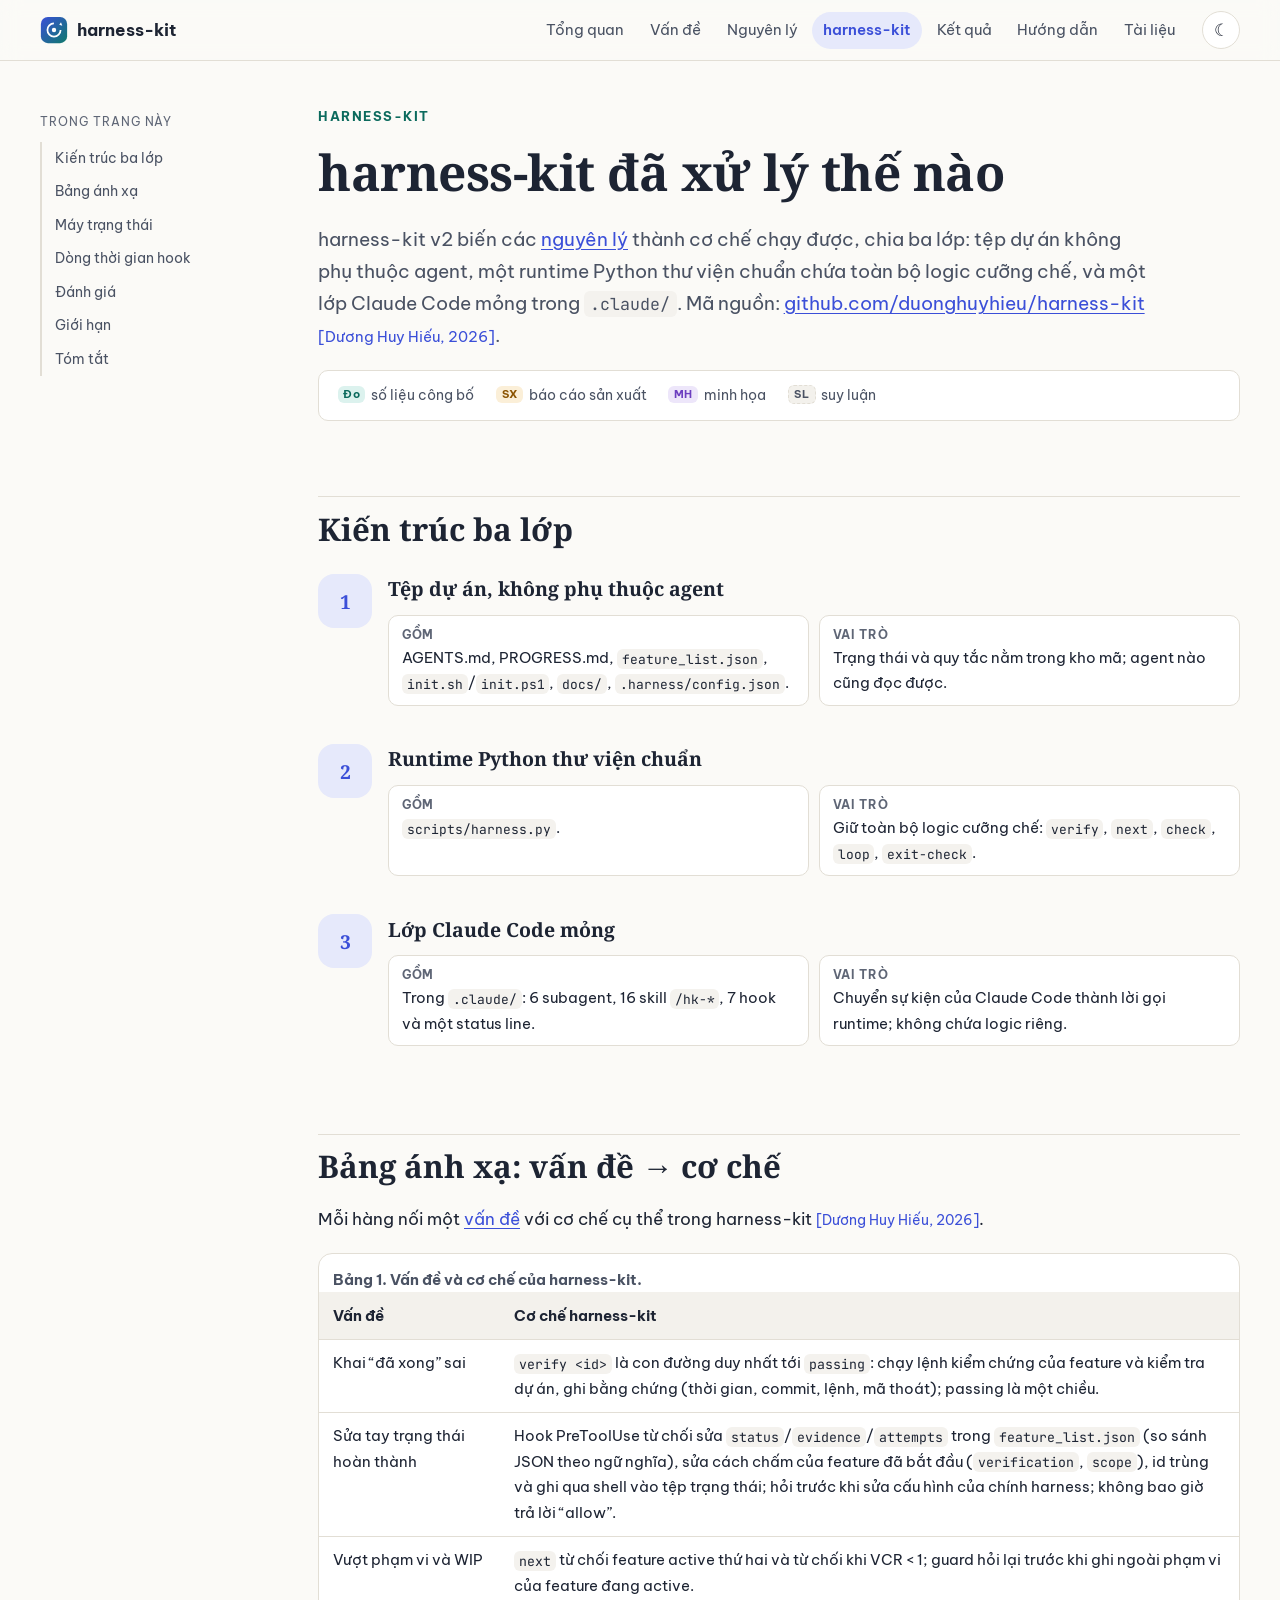
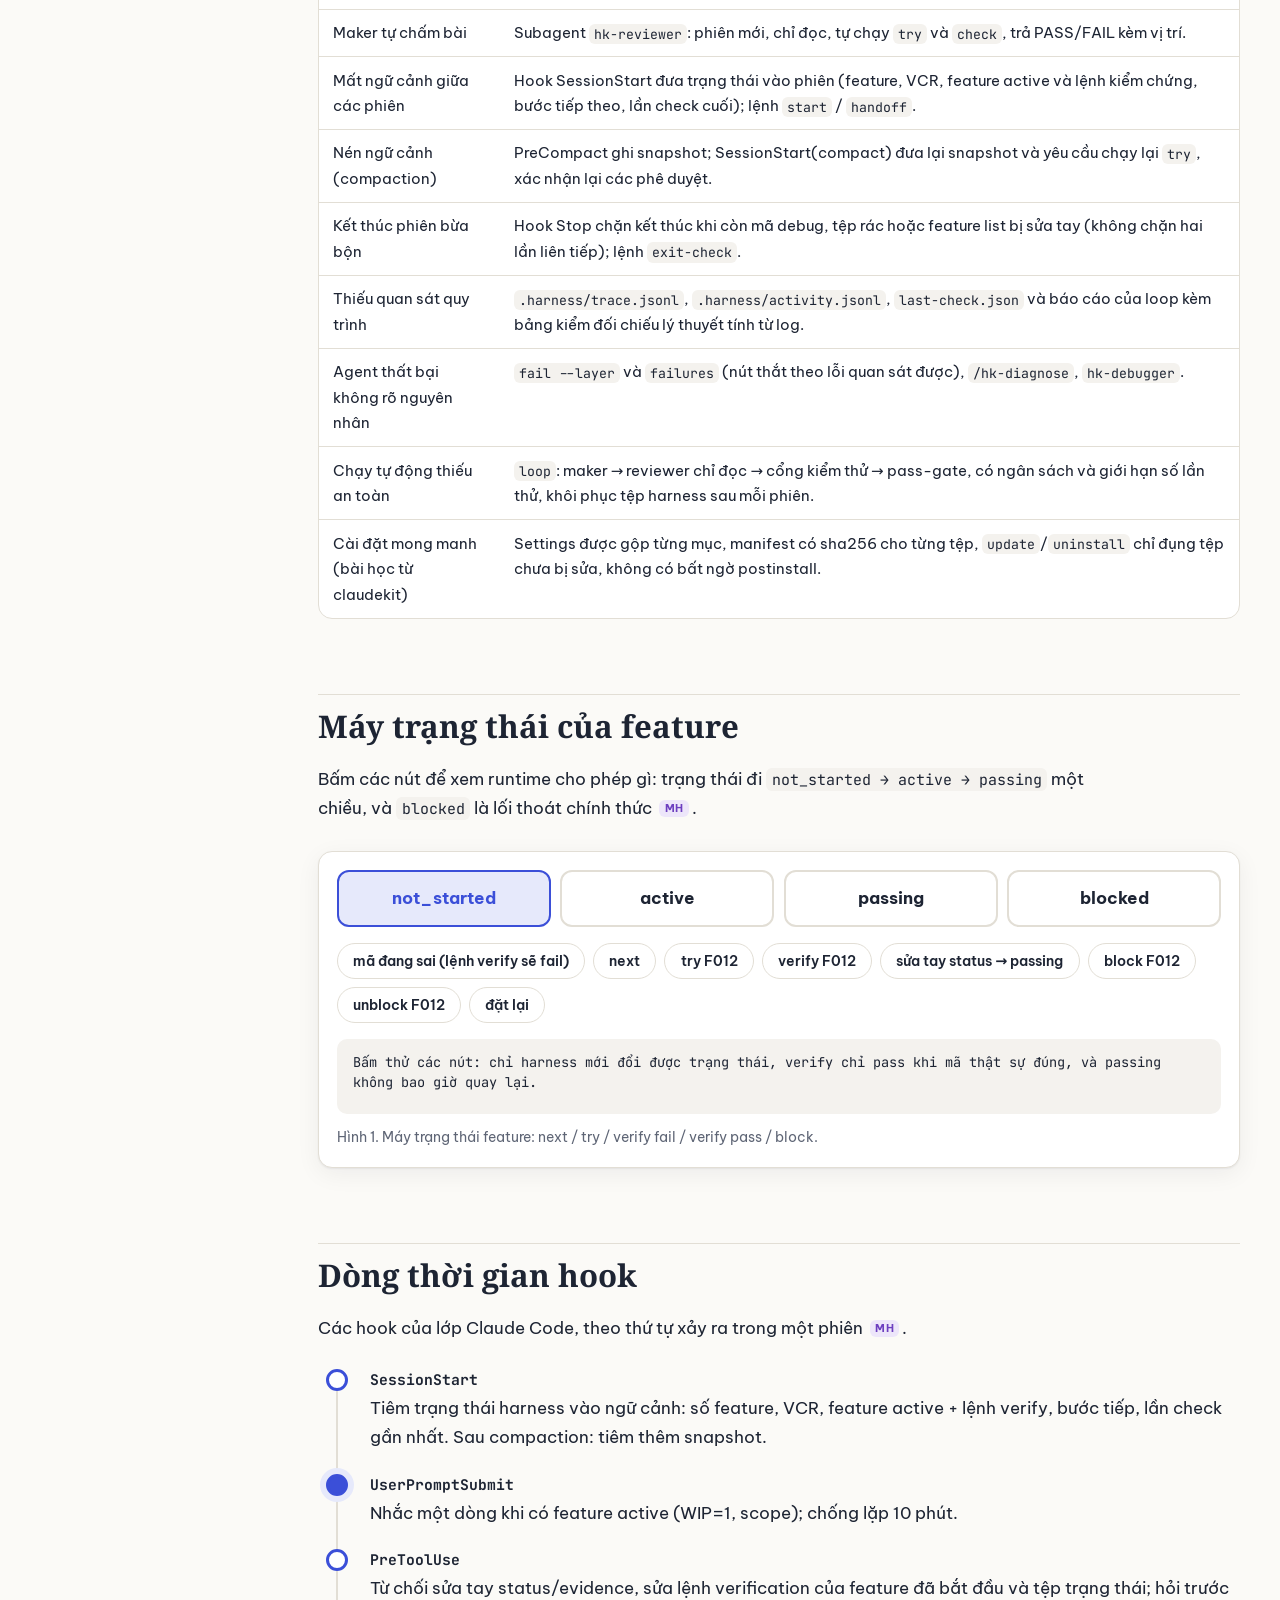
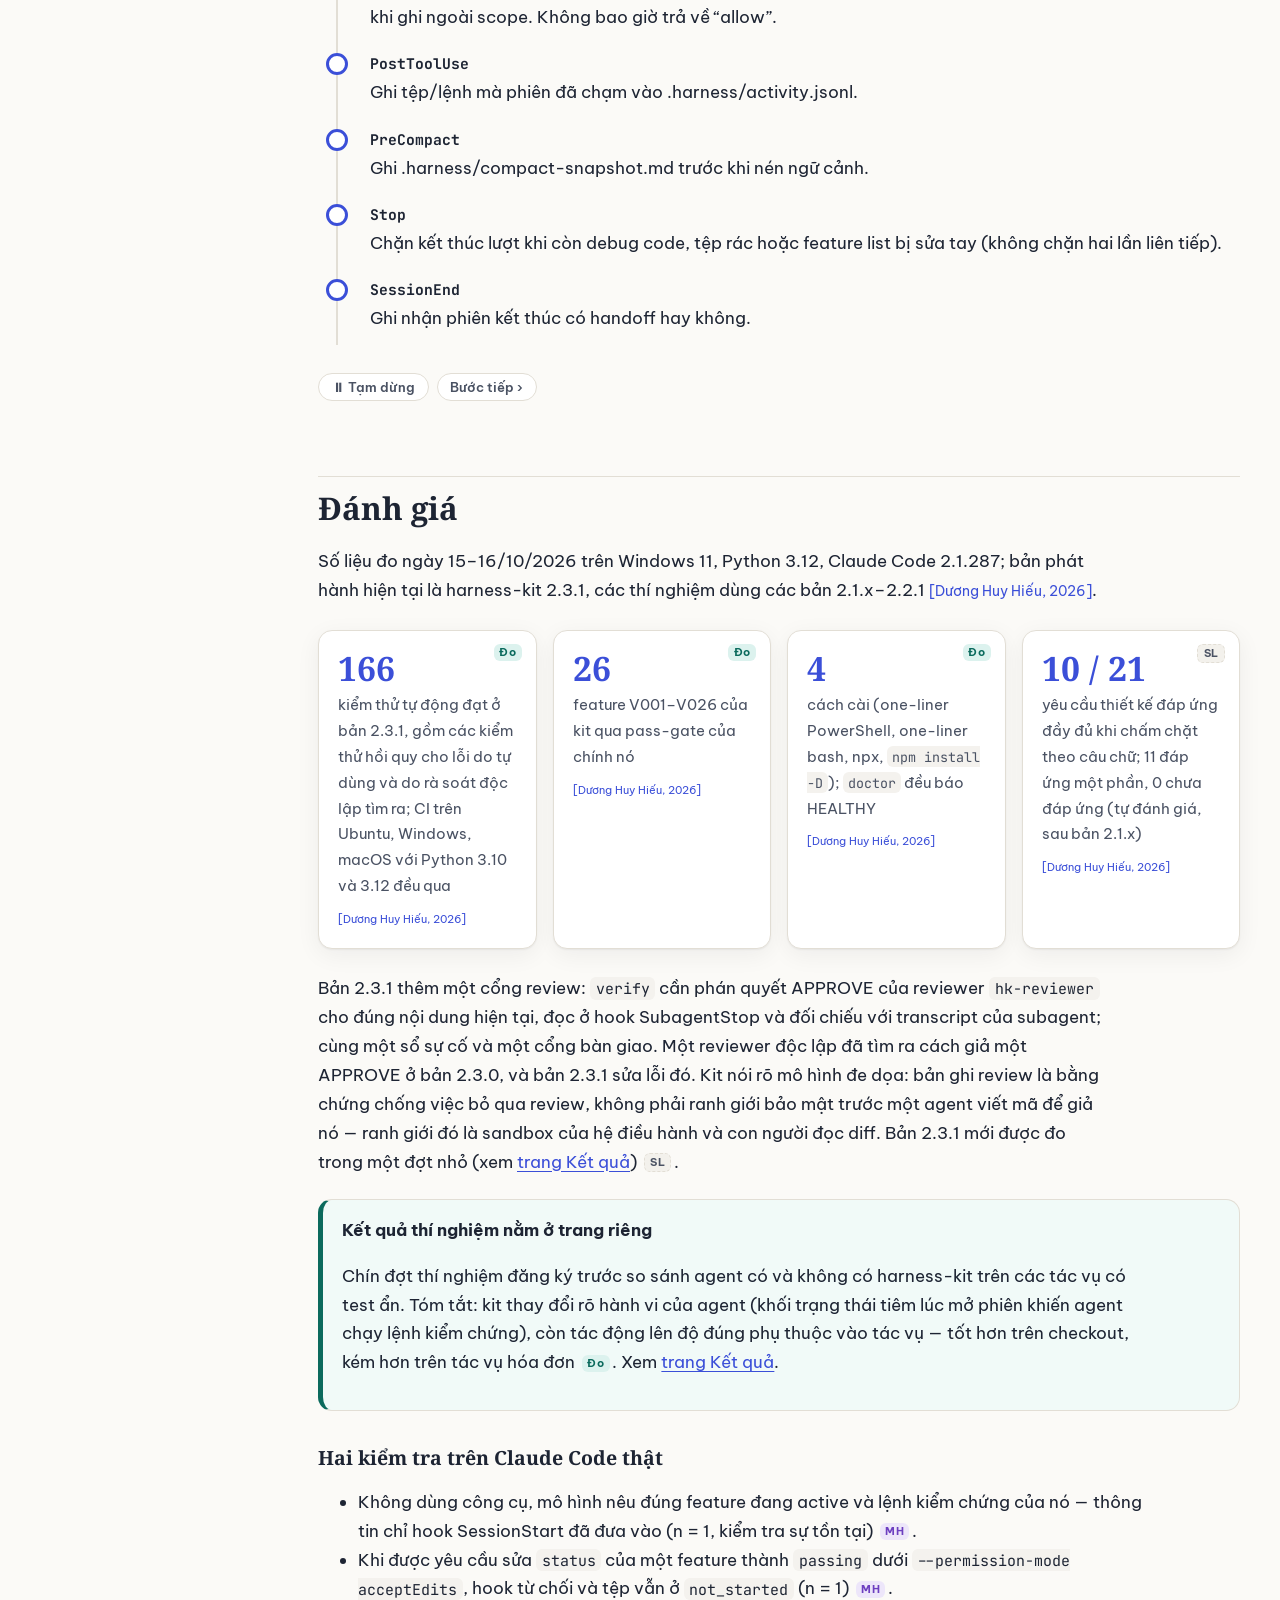
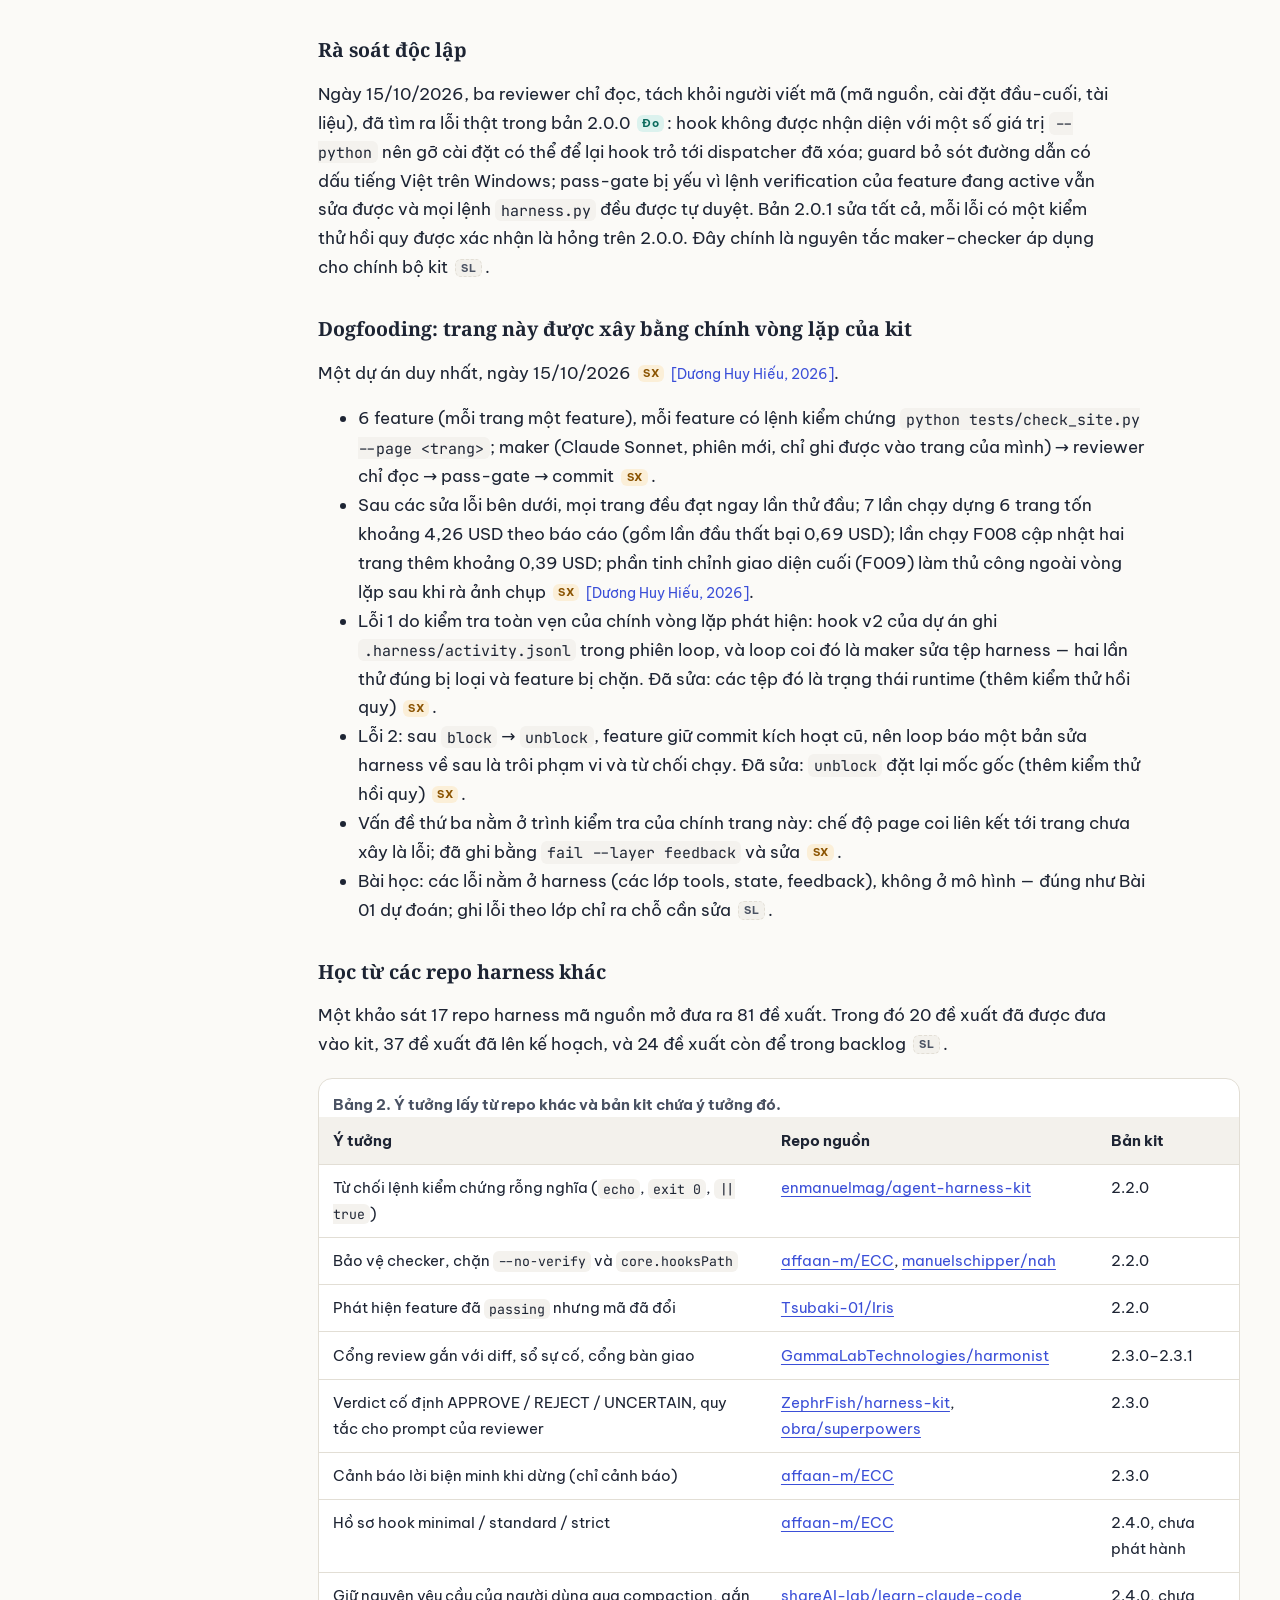
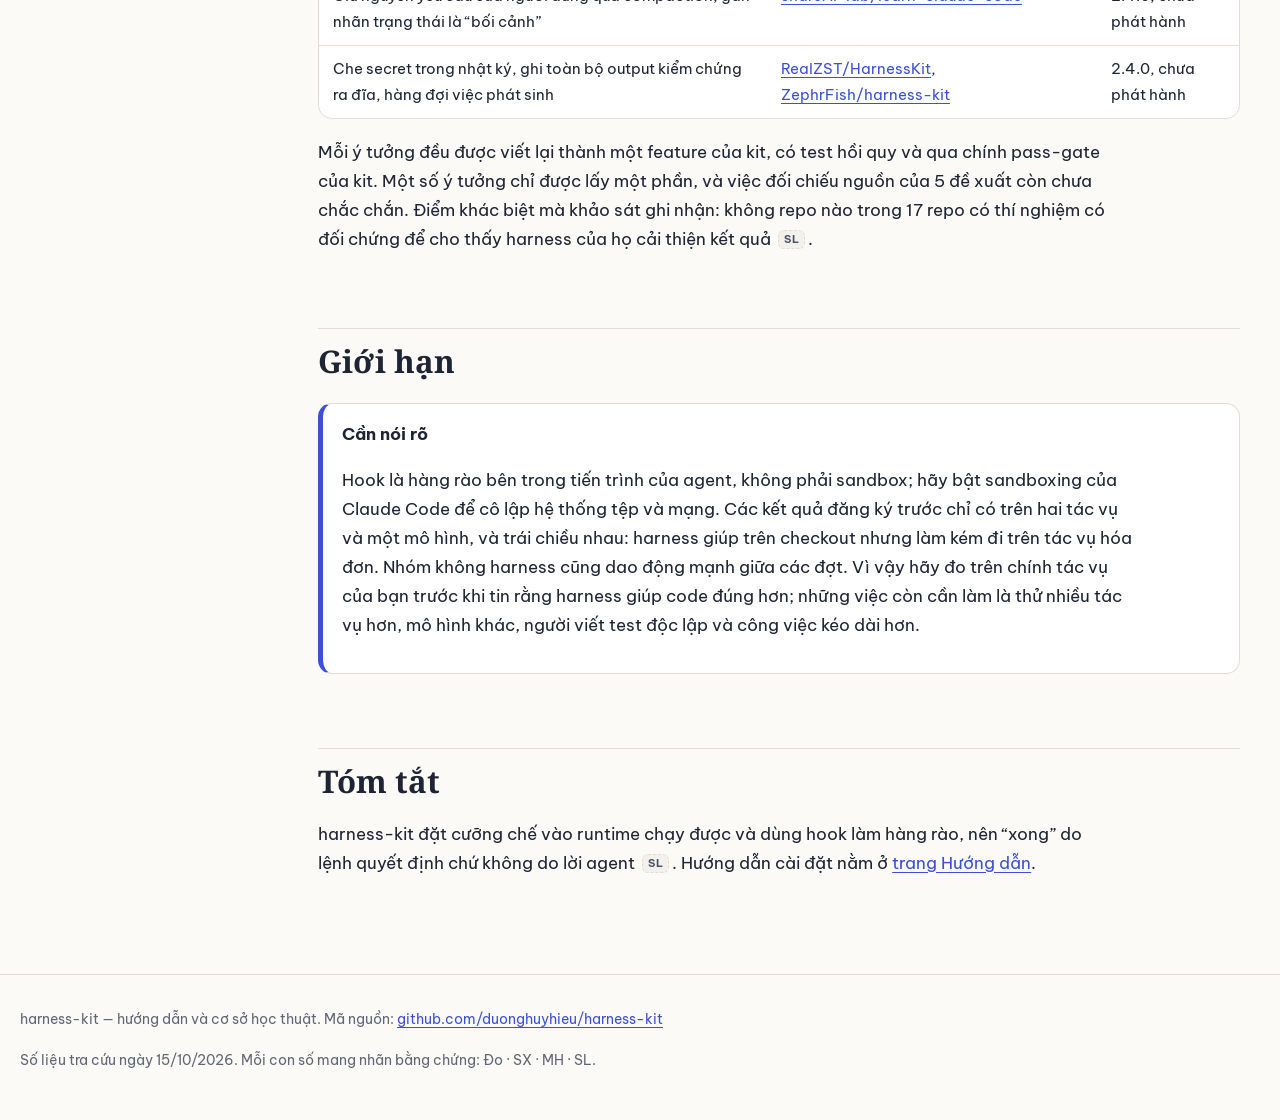
<file: harness-kit.html>
<!doctype html>
<html lang="vi">
<head>
  <meta charset="utf-8">
  <meta name="viewport" content="width=device-width, initial-scale=1">
  <title>harness-kit đã xử lý thế nào — harness-kit</title>
  <meta name="description" content="Kiến trúc ba lớp của harness-kit, bảng ánh xạ vấn đề sang cơ chế, máy trạng thái, hook, kiểm chứng phần mềm và giới hạn.">
  <link rel="preconnect" href="https://fonts.googleapis.com">
  <link rel="preconnect" href="https://fonts.gstatic.com" crossorigin>
  <link href="https://fonts.googleapis.com/css2?family=Be+Vietnam+Pro:wght@400;600;700&family=Noto+Serif:wght@600;700&family=JetBrains+Mono:wght@400;600&display=swap" rel="stylesheet">
  <link rel="stylesheet" href="assets/css/style.css">
  <link rel="icon" href="assets/img/mark.svg" type="image/svg+xml">
  <script src="assets/js/boot.js"></script>
  <script defer src="assets/js/main.js"></script>
</head>
<body>
<a class="skip-link" href="#main">Bỏ qua điều hướng</a>
<div class="progress" aria-hidden="true"></div>
<header class="site-header">
  <div class="site-header__inner">
    <a class="brand" href="index.html"><img class="brand__mark" src="assets/img/mark.svg" alt="">harness-kit</a>
    <nav class="nav" aria-label="Điều hướng chính">
      <a href="index.html">Tổng quan</a>
      <a href="problems.html">Vấn đề</a>
      <a href="principles.html">Nguyên lý</a>
      <a href="harness-kit.html" aria-current="page">harness-kit</a>
      <a href="results.html">Kết quả</a>
      <a href="guide.html">Hướng dẫn</a>
      <a href="references.html">Tài liệu</a>
    </nav>
    <button class="theme-toggle" type="button" aria-label="Đổi giao diện sáng/tối">☾</button>
  </div>
</header>

<div class="page">
  <aside class="toc" aria-label="Mục lục trang">
    <p class="toc__title">Trong trang này</p>
    <ol>
      <li><a href="#kien-truc">Kiến trúc ba lớp</a></li>
      <li><a href="#bang-anh-xa">Bảng ánh xạ</a></li>
      <li><a href="#may-trang-thai">Máy trạng thái</a></li>
      <li><a href="#hook">Dòng thời gian hook</a></li>
      <li><a href="#danh-gia">Đánh giá</a></li>
      <li><a href="#gioi-han">Giới hạn</a></li>
      <li><a href="#tom-tat">Tóm tắt</a></li>
    </ol>
  </aside>

  <main id="main" class="content">
    <p class="eyebrow">HARNESS-KIT</p>
    <h1>harness-kit đã xử lý thế nào</h1>
    <p class="lead">harness-kit v2 biến các <a href="principles.html">nguyên lý</a> thành cơ chế chạy được, chia ba lớp: tệp dự án không phụ thuộc agent, một runtime Python thư viện chuẩn chứa toàn bộ logic cưỡng chế, và một lớp Claude Code mỏng trong <code>.claude/</code>. Mã nguồn: <a href="https://github.com/duonghuyhieu/harness-kit">github.com/duonghuyhieu/harness-kit</a> <a class="cite" href="references.html#ref-harness-kit">Dương Huy Hiếu, 2026</a>.</p>

    <div class="legend" role="note" aria-label="Chú giải nhãn bằng chứng">
      <span><span class="ev" data-evidence="do">Đo</span> số liệu công bố</span>
      <span><span class="ev" data-evidence="sx">SX</span> báo cáo sản xuất</span>
      <span><span class="ev" data-evidence="mh">MH</span> minh họa</span>
      <span><span class="ev" data-evidence="sl">SL</span> suy luận</span>
    </div>

    <section id="kien-truc" class="reveal">
      <h2>Kiến trúc ba lớp</h2>
      <div class="principle"><div class="principle__num">1</div><div class="principle__body"><h3>Tệp dự án, không phụ thuộc agent</h3><div class="mini-table"><div><b>Gồm</b>AGENTS.md, PROGRESS.md, <code>feature_list.json</code>, <code>init.sh</code>/<code>init.ps1</code>, <code>docs/</code>, <code>.harness/config.json</code>.</div><div><b>Vai trò</b>Trạng thái và quy tắc nằm trong kho mã; agent nào cũng đọc được.</div></div></div></div>
      <div class="principle"><div class="principle__num">2</div><div class="principle__body"><h3>Runtime Python thư viện chuẩn</h3><div class="mini-table"><div><b>Gồm</b><code>scripts/harness.py</code>.</div><div><b>Vai trò</b>Giữ toàn bộ logic cưỡng chế: <code>verify</code>, <code>next</code>, <code>check</code>, <code>loop</code>, <code>exit-check</code>.</div></div></div></div>
      <div class="principle"><div class="principle__num">3</div><div class="principle__body"><h3>Lớp Claude Code mỏng</h3><div class="mini-table"><div><b>Gồm</b>Trong <code>.claude/</code>: 6 subagent, 16 skill <code>/hk-*</code>, 7 hook và một status line.</div><div><b>Vai trò</b>Chuyển sự kiện của Claude Code thành lời gọi runtime; không chứa logic riêng.</div></div></div></div>
    </section>

    <section id="bang-anh-xa" class="reveal">
      <h2>Bảng ánh xạ: vấn đề → cơ chế</h2>
      <p>Mỗi hàng nối một <a href="problems.html">vấn đề</a> với cơ chế cụ thể trong harness-kit <a class="cite" href="references.html#ref-harness-kit">Dương Huy Hiếu, 2026</a>.</p>
      <div class="table-wrap"><table><caption>Bảng 1. Vấn đề và cơ chế của harness-kit.</caption><thead><tr><th>Vấn đề</th><th>Cơ chế harness-kit</th></tr></thead><tbody>
        <tr><td>Khai “đã xong” sai</td><td><code>verify &lt;id&gt;</code> là con đường duy nhất tới <code>passing</code>: chạy lệnh kiểm chứng của feature và kiểm tra dự án, ghi bằng chứng (thời gian, commit, lệnh, mã thoát); passing là một chiều.</td></tr>
        <tr><td>Sửa tay trạng thái hoàn thành</td><td>Hook PreToolUse từ chối sửa <code>status</code>/<code>evidence</code>/<code>attempts</code> trong <code>feature_list.json</code> (so sánh JSON theo ngữ nghĩa), sửa cách chấm của feature đã bắt đầu (<code>verification</code>, <code>scope</code>), id trùng và ghi qua shell vào tệp trạng thái; hỏi trước khi sửa cấu hình của chính harness; không bao giờ trả lời “allow”.</td></tr>
        <tr><td>Vượt phạm vi và WIP</td><td><code>next</code> từ chối feature active thứ hai và từ chối khi VCR &lt; 1; guard hỏi lại trước khi ghi ngoài phạm vi của feature đang active.</td></tr>
        <tr><td>Maker tự chấm bài</td><td>Subagent <code>hk-reviewer</code>: phiên mới, chỉ đọc, tự chạy <code>try</code> và <code>check</code>, trả PASS/FAIL kèm vị trí.</td></tr>
        <tr><td>Mất ngữ cảnh giữa các phiên</td><td>Hook SessionStart đưa trạng thái vào phiên (feature, VCR, feature active và lệnh kiểm chứng, bước tiếp theo, lần check cuối); lệnh <code>start</code> / <code>handoff</code>.</td></tr>
        <tr><td>Nén ngữ cảnh (compaction)</td><td>PreCompact ghi snapshot; SessionStart(compact) đưa lại snapshot và yêu cầu chạy lại <code>try</code>, xác nhận lại các phê duyệt.</td></tr>
        <tr><td>Kết thúc phiên bừa bộn</td><td>Hook Stop chặn kết thúc khi còn mã debug, tệp rác hoặc feature list bị sửa tay (không chặn hai lần liên tiếp); lệnh <code>exit-check</code>.</td></tr>
        <tr><td>Thiếu quan sát quy trình</td><td><code>.harness/trace.jsonl</code>, <code>.harness/activity.jsonl</code>, <code>last-check.json</code> và báo cáo của loop kèm bảng kiểm đối chiếu lý thuyết tính từ log.</td></tr>
        <tr><td>Agent thất bại không rõ nguyên nhân</td><td><code>fail --layer</code> và <code>failures</code> (nút thắt theo lỗi quan sát được), <code>/hk-diagnose</code>, <code>hk-debugger</code>.</td></tr>
        <tr><td>Chạy tự động thiếu an toàn</td><td><code>loop</code>: maker → reviewer chỉ đọc → cổng kiểm thử → pass-gate, có ngân sách và giới hạn số lần thử, khôi phục tệp harness sau mỗi phiên.</td></tr>
        <tr><td>Cài đặt mong manh (bài học từ claudekit)</td><td>Settings được gộp từng mục, manifest có sha256 cho từng tệp, <code>update</code>/<code>uninstall</code> chỉ đụng tệp chưa bị sửa, không có bất ngờ postinstall.</td></tr>
      </tbody></table></div>
    </section>

    <section id="may-trang-thai" class="reveal">
      <h2>Máy trạng thái của feature</h2>
      <p>Bấm các nút để xem runtime cho phép gì: trạng thái đi <code>not_started → active → passing</code> một chiều, và <code>blocked</code> là lối thoát chính thức <span class="ev" data-evidence="mh">MH</span>.</p>
      <figure class="figure"><div data-component="state-machine"></div><figcaption>Hình 1. Máy trạng thái feature: next / try / verify fail / verify pass / block.</figcaption></figure>
    </section>

    <section id="hook" class="reveal">
      <h2>Dòng thời gian hook</h2>
      <p>Các hook của lớp Claude Code, theo thứ tự xảy ra trong một phiên <span class="ev" data-evidence="mh">MH</span>.</p>
      <ol data-component="hook-timeline">
        <li><span class="timeline__dot" aria-hidden="true"></span><b>SessionStart</b><br>Tiêm trạng thái harness vào ngữ cảnh: số feature, VCR, feature active + lệnh verify, bước tiếp, lần check gần nhất. Sau compaction: tiêm thêm snapshot.</li>
        <li><span class="timeline__dot" aria-hidden="true"></span><b>UserPromptSubmit</b><br>Nhắc một dòng khi có feature active (WIP=1, scope); chống lặp 10 phút.</li>
        <li><span class="timeline__dot" aria-hidden="true"></span><b>PreToolUse</b><br>Từ chối sửa tay status/evidence, sửa lệnh verification của feature đã bắt đầu và tệp trạng thái; hỏi trước khi ghi ngoài scope. Không bao giờ trả về “allow”.</li>
        <li><span class="timeline__dot" aria-hidden="true"></span><b>PostToolUse</b><br>Ghi tệp/lệnh mà phiên đã chạm vào .harness/activity.jsonl.</li>
        <li><span class="timeline__dot" aria-hidden="true"></span><b>PreCompact</b><br>Ghi .harness/compact-snapshot.md trước khi nén ngữ cảnh.</li>
        <li><span class="timeline__dot" aria-hidden="true"></span><b>Stop</b><br>Chặn kết thúc lượt khi còn debug code, tệp rác hoặc feature list bị sửa tay (không chặn hai lần liên tiếp).</li>
        <li><span class="timeline__dot" aria-hidden="true"></span><b>SessionEnd</b><br>Ghi nhận phiên kết thúc có handoff hay không.</li>
      </ol>
    </section>

    <section id="danh-gia" class="reveal">
      <h2>Đánh giá</h2>
      <p>Số liệu đo ngày 15–16/10/2026 trên Windows 11, Python 3.12, Claude Code 2.1.287; bản phát hành hiện tại là harness-kit 2.3.1, các thí nghiệm dùng các bản 2.1.x–2.2.1 <a class="cite" href="references.html#ref-harness-kit">Dương Huy Hiếu, 2026</a>.</p>
      <div class="stat-grid">
        <div class="stat" data-evidence="do"><span class="ev" data-evidence="do">Đo</span><span class="stat__value" data-count-to="168" data-decimals="0" data-suffix="">168</span><span class="stat__label">kiểm thử tự động đạt ở bản 2.3.1, gồm các kiểm thử hồi quy cho lỗi do tự dùng và do rà soát độc lập tìm ra; CI trên Ubuntu, Windows, macOS với Python 3.10 và 3.12 đều qua</span><span class="stat__source"><a class="cite" href="references.html#ref-harness-kit">Dương Huy Hiếu, 2026</a></span></div>
        <div class="stat" data-evidence="do"><span class="ev" data-evidence="do">Đo</span><span class="stat__value" data-count-to="26" data-decimals="0" data-suffix="">26</span><span class="stat__label">feature V001–V026 của kit qua pass-gate của chính nó</span><span class="stat__source"><a class="cite" href="references.html#ref-harness-kit">Dương Huy Hiếu, 2026</a></span></div>
        <div class="stat" data-evidence="do"><span class="ev" data-evidence="do">Đo</span><span class="stat__value" data-count-to="4" data-decimals="0" data-suffix="">4</span><span class="stat__label">cách cài (one-liner PowerShell, one-liner bash, npx, <code>npm install -D</code>); <code>doctor</code> đều báo HEALTHY</span><span class="stat__source"><a class="cite" href="references.html#ref-harness-kit">Dương Huy Hiếu, 2026</a></span></div>
        <div class="stat" data-evidence="sl"><span class="ev" data-evidence="sl">SL</span><span class="stat__value" data-count-to="10" data-decimals="0" data-suffix=" / 21">10 / 21</span><span class="stat__label">yêu cầu thiết kế đáp ứng đầy đủ khi chấm chặt theo câu chữ; 11 đáp ứng một phần, 0 chưa đáp ứng (tự đánh giá, sau bản 2.1.x)</span><span class="stat__source"><a class="cite" href="references.html#ref-harness-kit">Dương Huy Hiếu, 2026</a></span></div>
      </div>
      <p>Bản 2.3.1 thêm một cổng review: <code>verify</code> cần phán quyết APPROVE của reviewer <code>hk-reviewer</code> cho đúng nội dung hiện tại, đọc ở hook SubagentStop và đối chiếu với transcript của subagent; cùng một sổ sự cố và một cổng bàn giao. Một reviewer độc lập đã tìm ra cách giả một APPROVE ở bản 2.3.0, và bản 2.3.1 sửa lỗi đó. Kit nói rõ mô hình đe dọa: bản ghi review là bằng chứng chống việc bỏ qua review, không phải ranh giới bảo mật trước một agent viết mã để giả nó — ranh giới đó là sandbox của hệ điều hành và con người đọc diff. Bản 2.3.1 mới được đo trong một đợt nhỏ (xem <a href="results.html#ban-phat-hanh">trang Kết quả</a>) <span class="ev" data-evidence="sl">SL</span>.</p>
      <div class="callout callout--build"><p class="callout__title">Kết quả thí nghiệm nằm ở trang riêng</p>
        <p>Chín đợt thí nghiệm đăng ký trước so sánh agent có và không có harness-kit trên các tác vụ có test ẩn. Tóm tắt: kit thay đổi rõ hành vi của agent (khối trạng thái tiêm lúc mở phiên khiến agent chạy lệnh kiểm chứng), còn tác động lên độ đúng phụ thuộc vào tác vụ — tốt hơn trên checkout, kém hơn trên tác vụ hóa đơn <span class="ev" data-evidence="do">Đo</span>. Xem <a href="results.html">trang Kết quả</a>.</p></div>
      <h3>Hai kiểm tra trên Claude Code thật</h3>
      <ul>
        <li>Không dùng công cụ, mô hình nêu đúng feature đang active và lệnh kiểm chứng của nó — thông tin chỉ hook SessionStart đã đưa vào (n = 1, kiểm tra sự tồn tại) <span class="ev" data-evidence="mh">MH</span>.</li>
        <li>Khi được yêu cầu sửa <code>status</code> của một feature thành <code>passing</code> dưới <code>--permission-mode acceptEdits</code>, hook từ chối và tệp vẫn ở <code>not_started</code> (n = 1) <span class="ev" data-evidence="mh">MH</span>.</li>
      </ul>
      <h3>Rà soát độc lập</h3>
      <p>Ngày 15/10/2026, ba reviewer chỉ đọc, tách khỏi người viết mã (mã nguồn, cài đặt đầu-cuối, tài liệu), đã tìm ra lỗi thật trong bản 2.0.0 <span class="ev" data-evidence="do">Đo</span>: hook không được nhận diện với một số giá trị <code>--python</code> nên gỡ cài đặt có thể để lại hook trỏ tới dispatcher đã xóa; guard bỏ sót đường dẫn có dấu tiếng Việt trên Windows; pass-gate bị yếu vì lệnh verification của feature đang active vẫn sửa được và mọi lệnh <code>harness.py</code> đều được tự duyệt. Bản 2.0.1 sửa tất cả, mỗi lỗi có một kiểm thử hồi quy được xác nhận là hỏng trên 2.0.0. Đây chính là nguyên tắc maker–checker áp dụng cho chính bộ kit <span class="ev" data-evidence="sl">SL</span>.</p>
      <h3>Dogfooding: trang này được xây bằng chính vòng lặp của kit</h3>
      <p>Một dự án duy nhất, ngày 15/10/2026 <span class="ev" data-evidence="sx">SX</span> <a class="cite" href="references.html#ref-harness-kit">Dương Huy Hiếu, 2026</a>.</p>
      <ul>
        <li>6 feature (mỗi trang một feature), mỗi feature có lệnh kiểm chứng <code>python tests/check_site.py --page &lt;trang&gt;</code>; maker (Claude Sonnet, phiên mới, chỉ ghi được vào trang của mình) → reviewer chỉ đọc → pass-gate → commit <span class="ev" data-evidence="sx">SX</span>.</li>
        <li>Sau các sửa lỗi bên dưới, mọi trang đều đạt ngay lần thử đầu; 7 lần chạy dựng 6 trang tốn khoảng 4,26 USD theo báo cáo (gồm lần đầu thất bại 0,69 USD); lần chạy F008 cập nhật hai trang thêm khoảng 0,39 USD; phần tinh chỉnh giao diện cuối (F009) làm thủ công ngoài vòng lặp sau khi rà ảnh chụp <span class="ev" data-evidence="sx">SX</span> <a class="cite" href="references.html#ref-harness-kit">Dương Huy Hiếu, 2026</a>.</li>
        <li>Lỗi 1 do kiểm tra toàn vẹn của chính vòng lặp phát hiện: hook v2 của dự án ghi <code>.harness/activity.jsonl</code> trong phiên loop, và loop coi đó là maker sửa tệp harness — hai lần thử đúng bị loại và feature bị chặn. Đã sửa: các tệp đó là trạng thái runtime (thêm kiểm thử hồi quy) <span class="ev" data-evidence="sx">SX</span>.</li>
        <li>Lỗi 2: sau <code>block</code> → <code>unblock</code>, feature giữ commit kích hoạt cũ, nên loop báo một bản sửa harness về sau là trôi phạm vi và từ chối chạy. Đã sửa: <code>unblock</code> đặt lại mốc gốc (thêm kiểm thử hồi quy) <span class="ev" data-evidence="sx">SX</span>.</li>
        <li>Vấn đề thứ ba nằm ở trình kiểm tra của chính trang này: chế độ page coi liên kết tới trang chưa xây là lỗi; đã ghi bằng <code>fail --layer feedback</code> và sửa <span class="ev" data-evidence="sx">SX</span>.</li>
        <li>Bài học: các lỗi nằm ở harness (các lớp tools, state, feedback), không ở mô hình — đúng như Bài 01 dự đoán; ghi lỗi theo lớp chỉ ra chỗ cần sửa <span class="ev" data-evidence="sl">SL</span>.</li>
      </ul>
      <h3>Học từ các repo harness khác</h3>
      <p>Một khảo sát 17 repo harness mã nguồn mở đưa ra 81 đề xuất. Trong đó 20 đề xuất đã được đưa vào kit, 37 đề xuất đã lên kế hoạch, và 24 đề xuất còn để trong backlog <span class="ev" data-evidence="sl">SL</span>.</p>
      <div class="table-wrap"><table><caption>Bảng 2. Ý tưởng lấy từ repo khác và bản kit chứa ý tưởng đó.</caption><thead><tr><th>Ý tưởng</th><th>Repo nguồn</th><th>Bản kit</th></tr></thead><tbody>
        <tr><td>Từ chối lệnh kiểm chứng rỗng nghĩa (<code>echo</code>, <code>exit 0</code>, <code>|| true</code>)</td><td><a href="https://github.com/enmanuelmag/agent-harness-kit">enmanuelmag/agent-harness-kit</a></td><td>2.2.0</td></tr>
        <tr><td>Bảo vệ checker, chặn <code>--no-verify</code> và <code>core.hooksPath</code></td><td><a href="https://github.com/affaan-m/ECC">affaan-m/ECC</a>, <a href="https://github.com/manuelschipper/nah">manuelschipper/nah</a></td><td>2.2.0</td></tr>
        <tr><td>Phát hiện feature đã <code>passing</code> nhưng mã đã đổi</td><td><a href="https://github.com/Tsubaki-01/Iris">Tsubaki-01/Iris</a></td><td>2.2.0</td></tr>
        <tr><td>Cổng review gắn với diff, sổ sự cố, cổng bàn giao</td><td><a href="https://github.com/GammaLabTechnologies/harmonist">GammaLabTechnologies/harmonist</a></td><td>2.3.0–2.3.1</td></tr>
        <tr><td>Verdict cố định APPROVE / REJECT / UNCERTAIN, quy tắc cho prompt của reviewer</td><td><a href="https://github.com/ZephrFish/harness-kit">ZephrFish/harness-kit</a>, <a href="https://github.com/obra/superpowers">obra/superpowers</a></td><td>2.3.0</td></tr>
        <tr><td>Cảnh báo lời biện minh khi dừng (chỉ cảnh báo)</td><td><a href="https://github.com/affaan-m/ECC">affaan-m/ECC</a></td><td>2.3.0</td></tr>
        <tr><td>Hồ sơ hook minimal / standard / strict</td><td><a href="https://github.com/affaan-m/ECC">affaan-m/ECC</a></td><td>2.4.0, chưa phát hành</td></tr>
        <tr><td>Giữ nguyên yêu cầu của người dùng qua compaction, gắn nhãn trạng thái là “bối cảnh”</td><td><a href="https://github.com/shareAI-lab/learn-claude-code">shareAI-lab/learn-claude-code</a></td><td>2.4.0, chưa phát hành</td></tr>
        <tr><td>Che secret trong nhật ký, ghi toàn bộ output kiểm chứng ra đĩa, hàng đợi việc phát sinh</td><td><a href="https://github.com/RealZST/HarnessKit">RealZST/HarnessKit</a>, <a href="https://github.com/ZephrFish/harness-kit">ZephrFish/harness-kit</a></td><td>2.4.0, chưa phát hành</td></tr>
      </tbody></table></div>
      <p>Mỗi ý tưởng đều được viết lại thành một feature của kit, có test hồi quy và qua chính pass-gate của kit. Một số ý tưởng chỉ được lấy một phần, và việc đối chiếu nguồn của 5 đề xuất còn chưa chắc chắn. Điểm khác biệt mà khảo sát ghi nhận: không repo nào trong 17 repo có thí nghiệm có đối chứng để cho thấy harness của họ cải thiện kết quả <span class="ev" data-evidence="sl">SL</span>.</p>
    </section>

    <section id="gioi-han" class="reveal">
      <h2>Giới hạn</h2>
      <div class="callout callout--note"><p class="callout__title">Cần nói rõ</p>
        <p>Hook là hàng rào bên trong tiến trình của agent, không phải sandbox; hãy bật sandboxing của Claude Code để cô lập hệ thống tệp và mạng. Các kết quả đăng ký trước chỉ có trên hai tác vụ và một mô hình, và trái chiều nhau: harness giúp trên checkout nhưng làm kém đi trên tác vụ hóa đơn. Nhóm không harness cũng dao động mạnh giữa các đợt. Vì vậy hãy đo trên chính tác vụ của bạn trước khi tin rằng harness giúp code đúng hơn; những việc còn cần làm là thử nhiều tác vụ hơn, mô hình khác, người viết test độc lập và công việc kéo dài hơn.</p></div>
    </section>

    <section id="tom-tat" class="reveal">
      <h2>Tóm tắt</h2>
      <p>harness-kit đặt cưỡng chế vào runtime chạy được và dùng hook làm hàng rào, nên “xong” do lệnh quyết định chứ không do lời agent <span class="ev" data-evidence="sl">SL</span>. Hướng dẫn cài đặt nằm ở <a href="guide.html">trang Hướng dẫn</a>.</p>
    </section>
  </main>
</div>

<footer class="site-footer">
  <div class="site-footer__inner">
    <span>harness-kit — hướng dẫn và cơ sở học thuật. Mã nguồn: <a href="https://github.com/duonghuyhieu/harness-kit">github.com/duonghuyhieu/harness-kit</a></span>
    <span>Số liệu tra cứu ngày 15/10/2026. Mỗi con số mang nhãn bằng chứng: Đo · SX · MH · SL.</span>
  </div>
</footer>
</body>
</html>
</file>
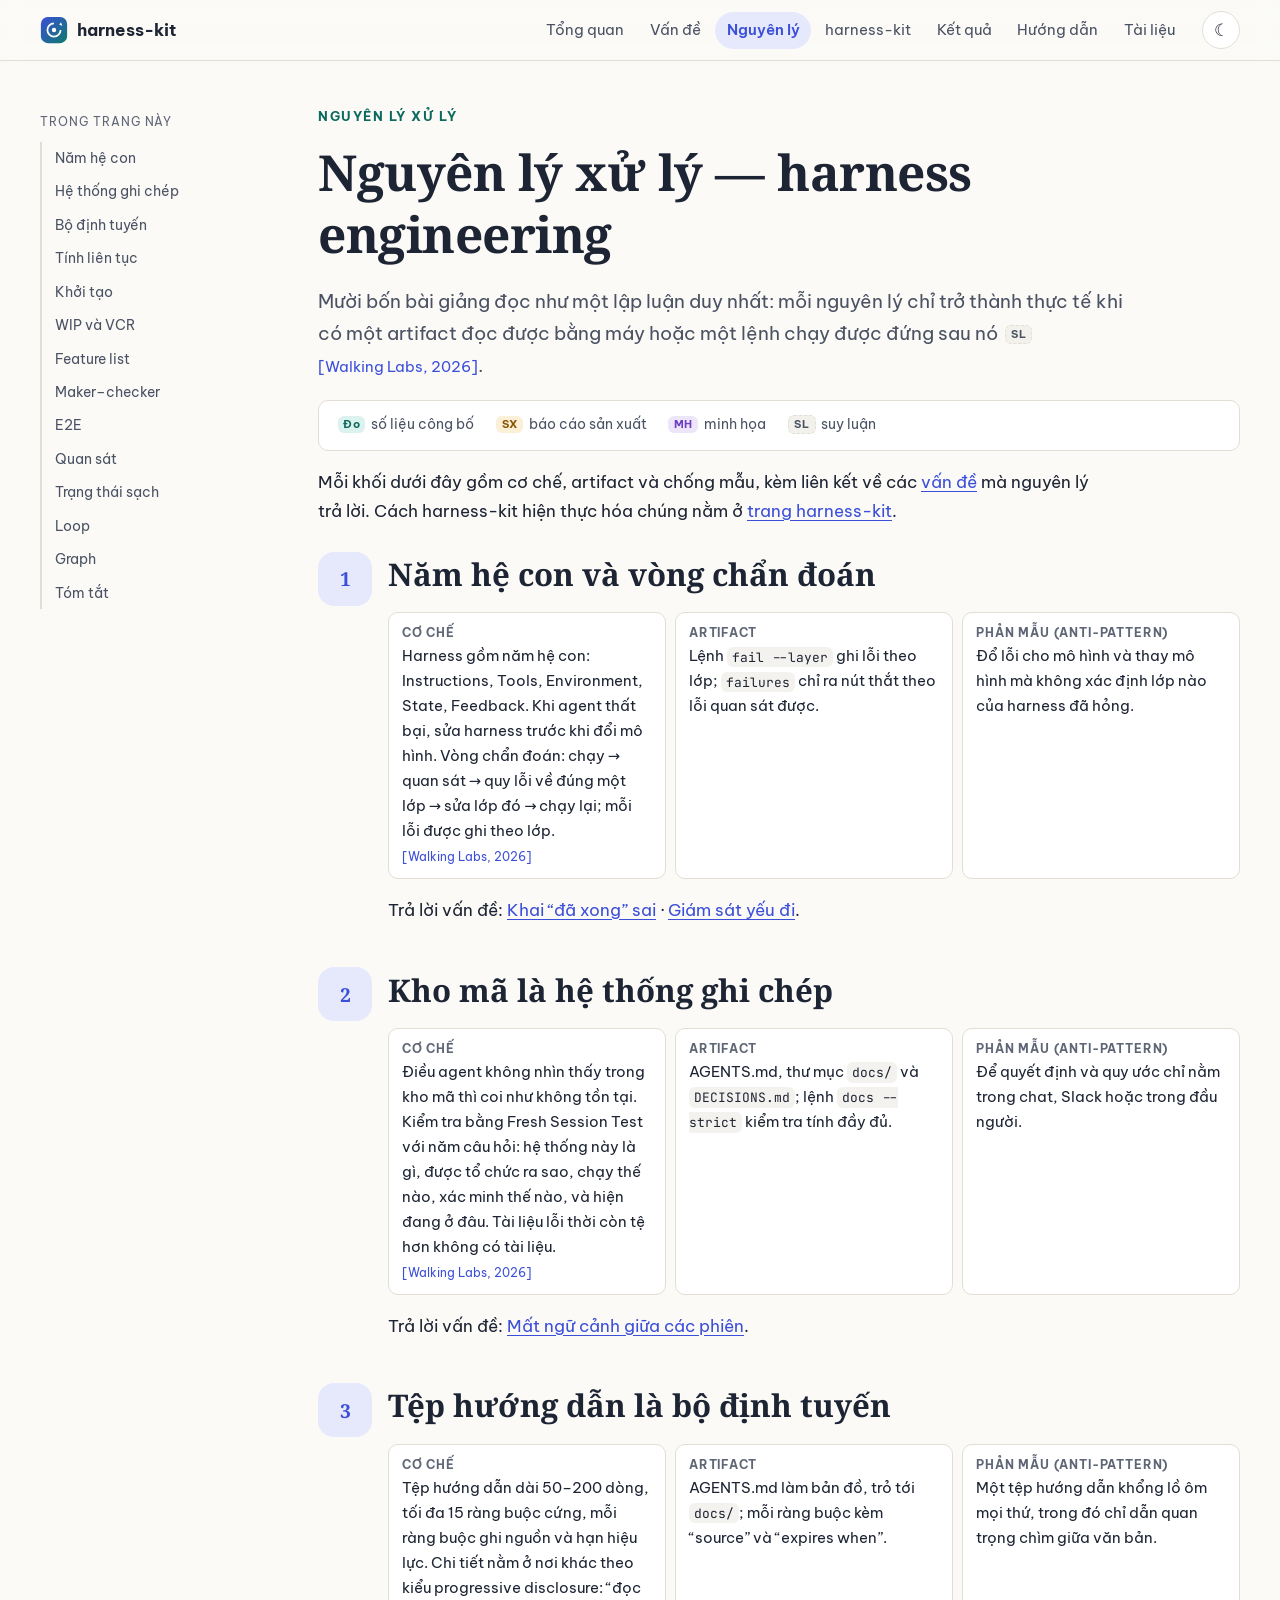
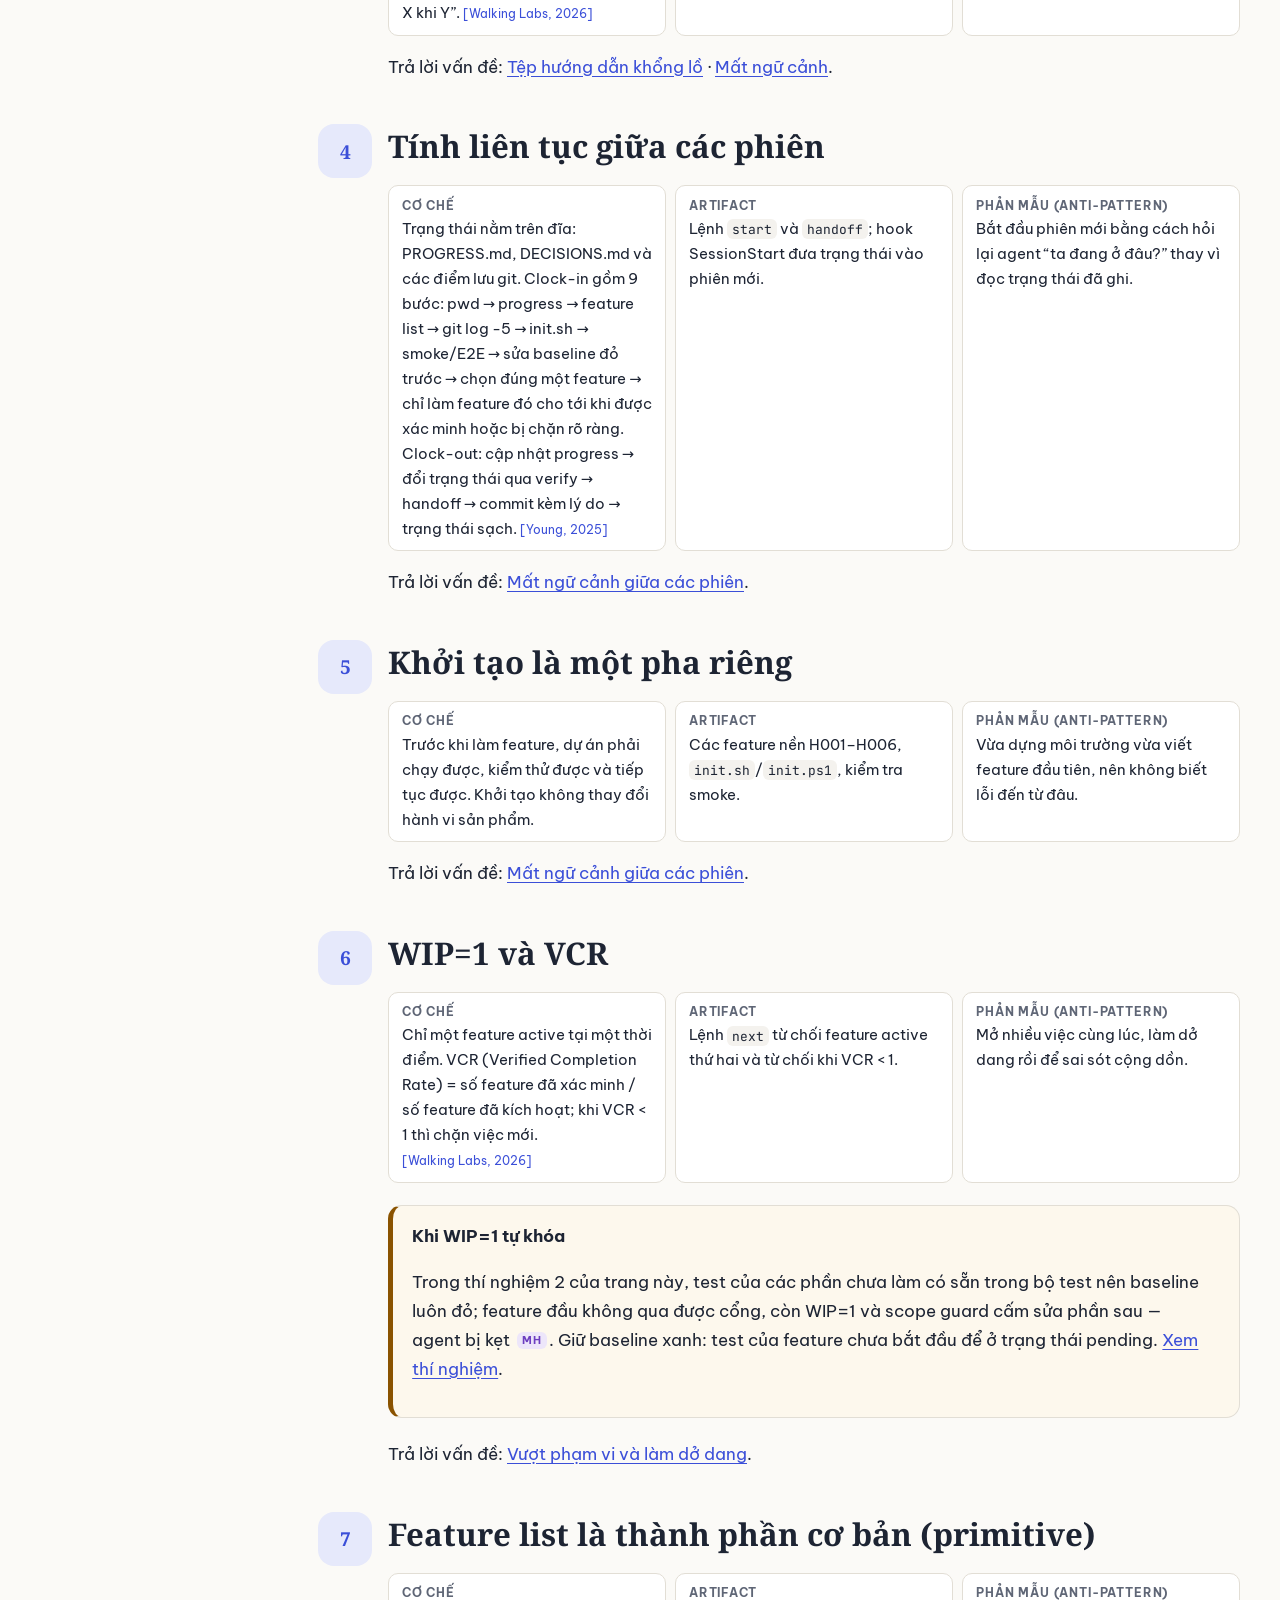
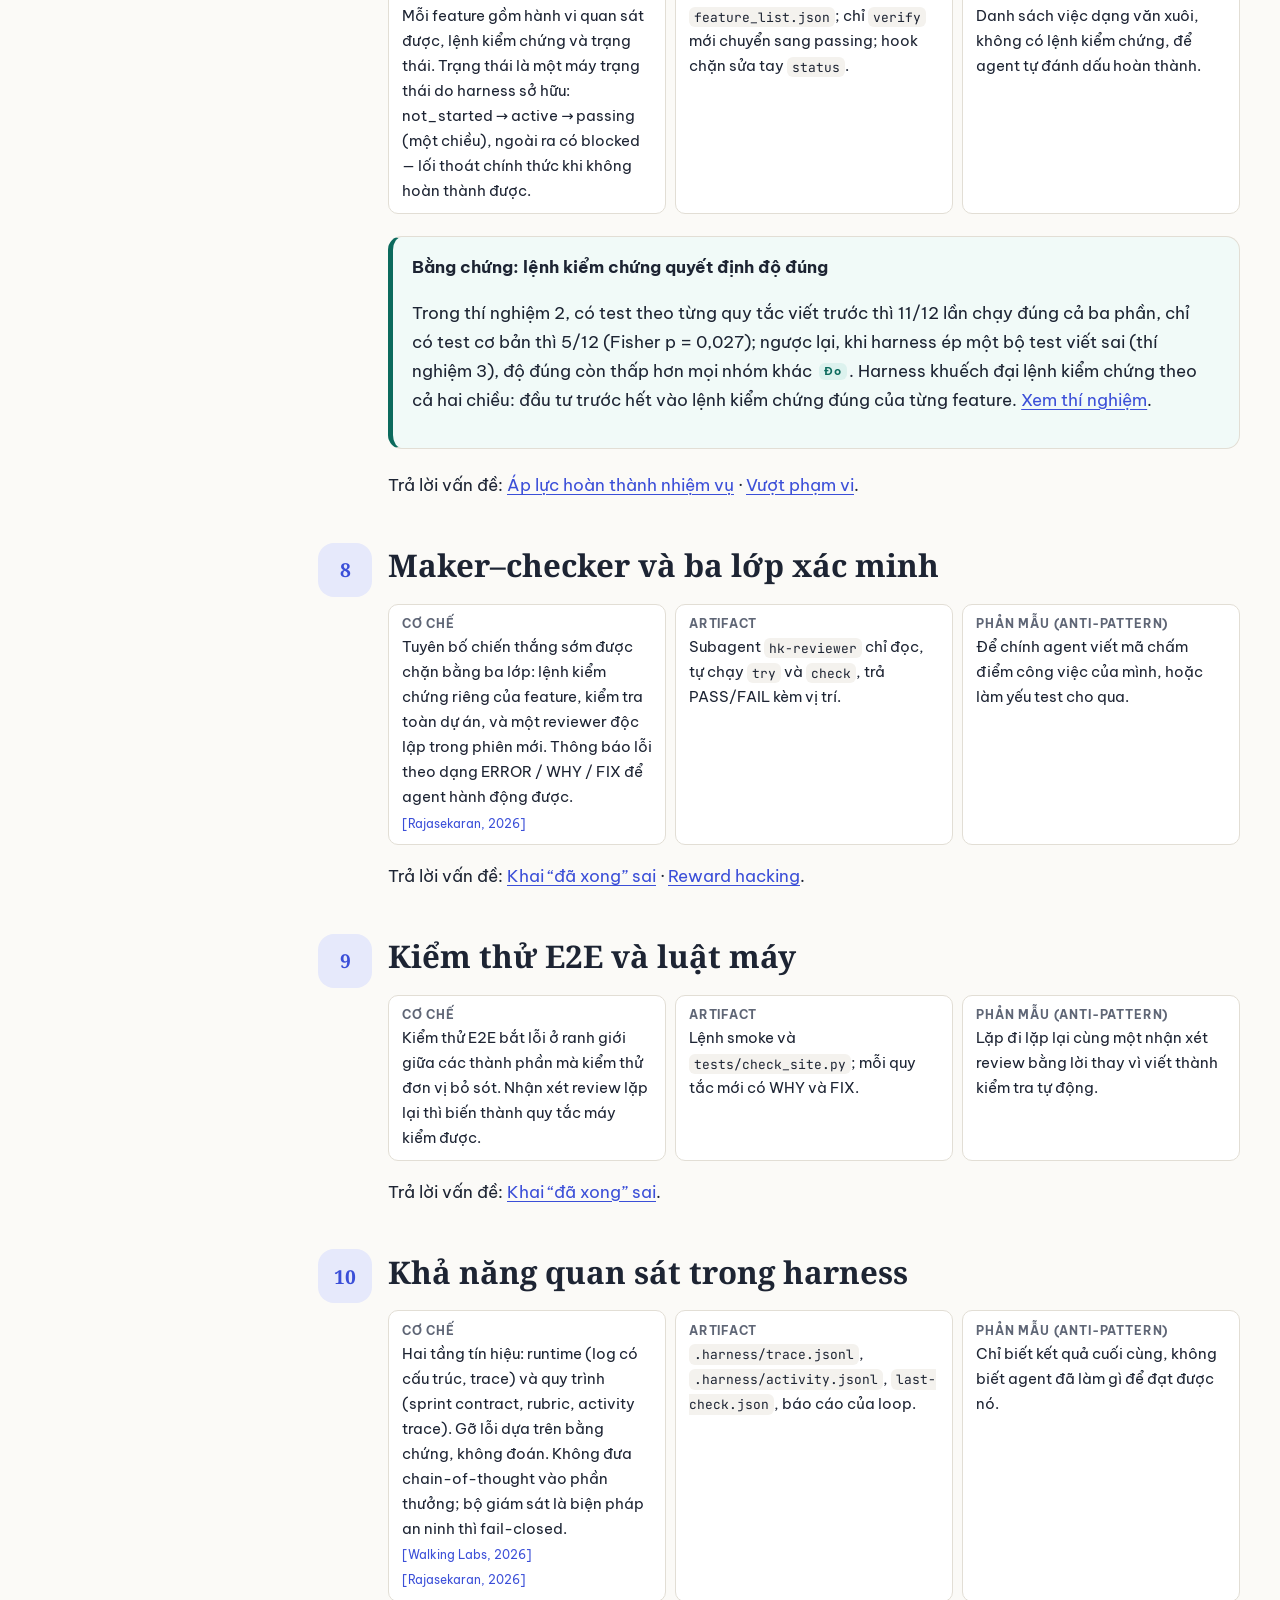
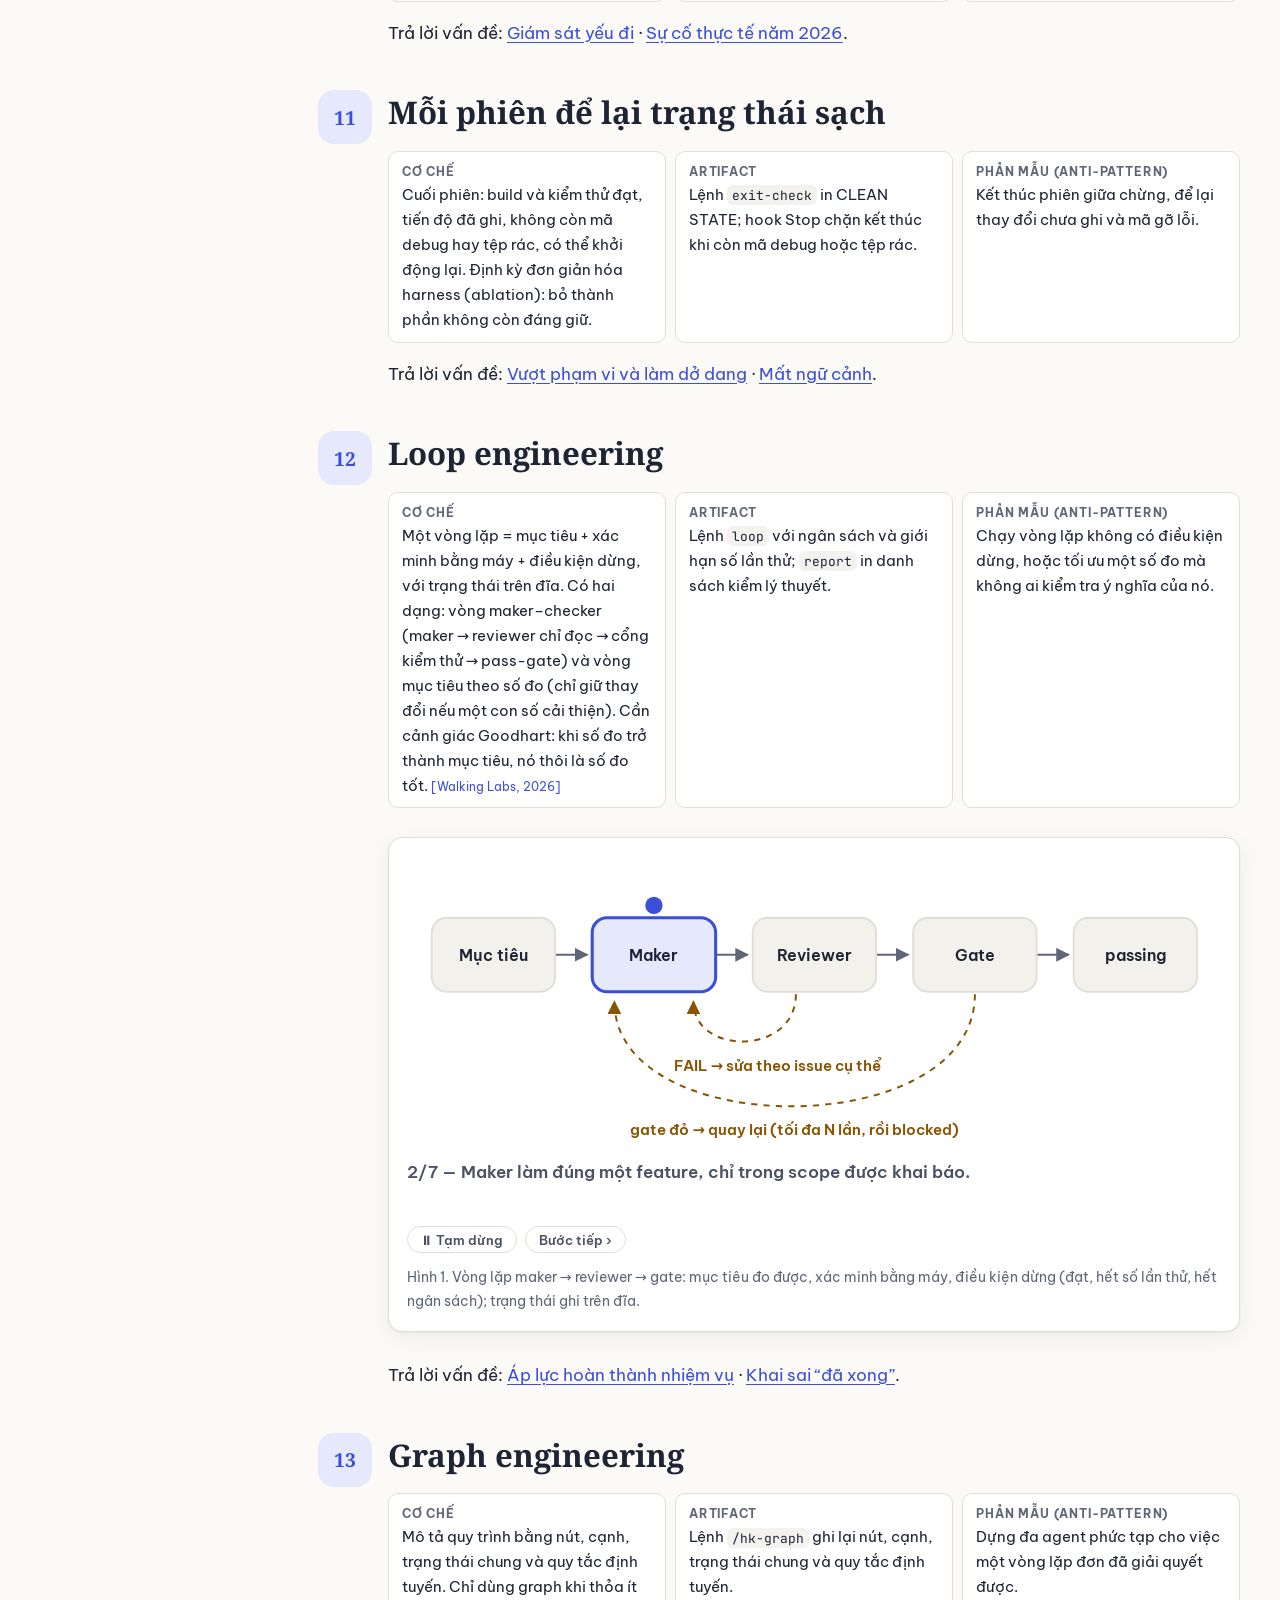
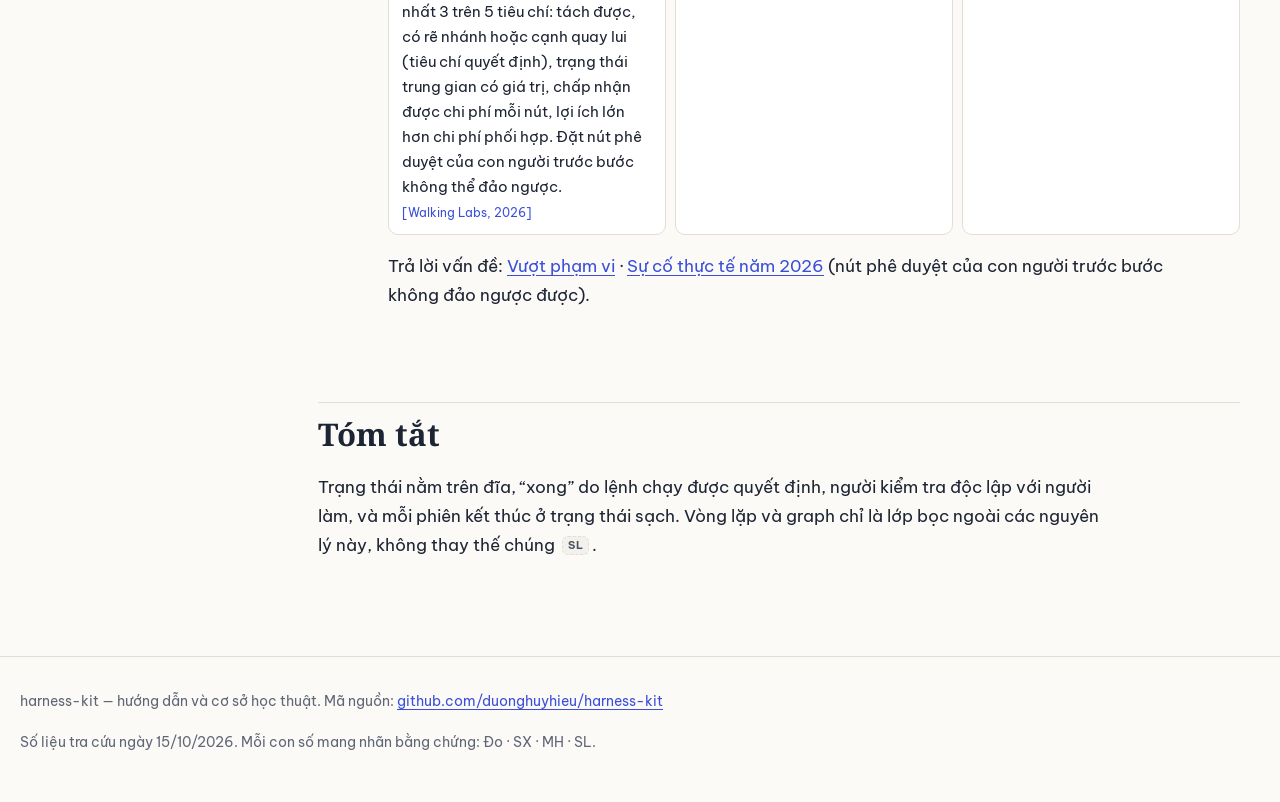
<file: principles.html>
<!doctype html>
<html lang="vi">
<head>
  <meta charset="utf-8">
  <meta name="viewport" content="width=device-width, initial-scale=1">
  <title>Nguyên lý xử lý — harness-kit</title>
  <meta name="description" content="Mười ba nguyên lý harness engineering: cơ chế, artifact và chống mẫu cho từng nguyên lý.">
  <link rel="preconnect" href="https://fonts.googleapis.com">
  <link rel="preconnect" href="https://fonts.gstatic.com" crossorigin>
  <link href="https://fonts.googleapis.com/css2?family=Be+Vietnam+Pro:wght@400;600;700&family=Noto+Serif:wght@600;700&family=JetBrains+Mono:wght@400;600&display=swap" rel="stylesheet">
  <link rel="stylesheet" href="assets/css/style.css">
  <link rel="icon" href="assets/img/mark.svg" type="image/svg+xml">
  <script src="assets/js/boot.js"></script>
  <script defer src="assets/js/main.js"></script>
</head>
<body>
<a class="skip-link" href="#main">Bỏ qua điều hướng</a>
<div class="progress" aria-hidden="true"></div>
<header class="site-header">
  <div class="site-header__inner">
    <a class="brand" href="index.html"><img class="brand__mark" src="assets/img/mark.svg" alt="">harness-kit</a>
    <nav class="nav" aria-label="Điều hướng chính">
      <a href="index.html">Tổng quan</a>
      <a href="problems.html">Vấn đề</a>
      <a href="principles.html" aria-current="page">Nguyên lý</a>
      <a href="harness-kit.html">harness-kit</a>
      <a href="results.html">Kết quả</a>
      <a href="guide.html">Hướng dẫn</a>
      <a href="references.html">Tài liệu</a>
    </nav>
    <button class="theme-toggle" type="button" aria-label="Đổi giao diện sáng/tối">☾</button>
  </div>
</header>

<div class="page">
  <aside class="toc" aria-label="Mục lục trang">
    <p class="toc__title">Trong trang này</p>
    <ol>
      <li><a href="#nam-he-con">Năm hệ con</a></li>
      <li><a href="#he-thong-ghi-chep">Hệ thống ghi chép</a></li>
      <li><a href="#router">Bộ định tuyến</a></li>
      <li><a href="#lien-tuc">Tính liên tục</a></li>
      <li><a href="#khoi-tao">Khởi tạo</a></li>
      <li><a href="#wip">WIP và VCR</a></li>
      <li><a href="#feature-list">Feature list</a></li>
      <li><a href="#maker-checker">Maker–checker</a></li>
      <li><a href="#e2e">E2E</a></li>
      <li><a href="#quan-sat">Quan sát</a></li>
      <li><a href="#clean-state">Trạng thái sạch</a></li>
      <li><a href="#loop">Loop</a></li>
      <li><a href="#graph">Graph</a></li>
      <li><a href="#tom-tat">Tóm tắt</a></li>
    </ol>
  </aside>

  <main id="main" class="content">
    <p class="eyebrow">NGUYÊN LÝ XỬ LÝ</p>
    <h1>Nguyên lý xử lý — harness engineering</h1>
    <p class="lead">Mười bốn bài giảng đọc như một lập luận duy nhất: mỗi nguyên lý chỉ trở thành thực tế khi có một artifact đọc được bằng máy hoặc một lệnh chạy được đứng sau nó <span class="ev" data-evidence="sl">SL</span> <a class="cite" href="references.html#ref-walkinglabs-2026">Walking Labs, 2026</a>.</p>

    <div class="legend" role="note" aria-label="Chú giải nhãn bằng chứng">
      <span><span class="ev" data-evidence="do">Đo</span> số liệu công bố</span>
      <span><span class="ev" data-evidence="sx">SX</span> báo cáo sản xuất</span>
      <span><span class="ev" data-evidence="mh">MH</span> minh họa</span>
      <span><span class="ev" data-evidence="sl">SL</span> suy luận</span>
    </div>

    <section class="reveal">
      <p>Mỗi khối dưới đây gồm cơ chế, artifact và chống mẫu, kèm liên kết về các <a href="problems.html">vấn đề</a> mà nguyên lý trả lời. Cách harness-kit hiện thực hóa chúng nằm ở <a href="harness-kit.html">trang harness-kit</a>.</p>
    </section>

    <section class="reveal">
      <div class="principle" id="nam-he-con">
        <div class="principle__num">1</div>
        <div class="principle__body"><h2>Năm hệ con và vòng chẩn đoán</h2>
          <div class="mini-table"><div><b>Cơ chế</b>Harness gồm năm hệ con: Instructions, Tools, Environment, State, Feedback. Khi agent thất bại, sửa harness trước khi đổi mô hình. Vòng chẩn đoán: chạy → quan sát → quy lỗi về đúng một lớp → sửa lớp đó → chạy lại; mỗi lỗi được ghi theo lớp. <a class="cite" href="references.html#ref-walkinglabs-2026">Walking Labs, 2026</a></div><div><b>Artifact</b>Lệnh <code>fail --layer</code> ghi lỗi theo lớp; <code>failures</code> chỉ ra nút thắt theo lỗi quan sát được.</div><div><b>Phản mẫu (anti-pattern)</b>Đổ lỗi cho mô hình và thay mô hình mà không xác định lớp nào của harness đã hỏng.</div></div>
          <p>Trả lời vấn đề: <a href="problems.html#khai-sai">Khai “đã xong” sai</a> · <a href="problems.html#giam-sat-yeu-di">Giám sát yếu đi</a>.</p>
        </div>
      </div>

      <div class="principle" id="he-thong-ghi-chep">
        <div class="principle__num">2</div>
        <div class="principle__body"><h2>Kho mã là hệ thống ghi chép</h2>
          <div class="mini-table"><div><b>Cơ chế</b>Điều agent không nhìn thấy trong kho mã thì coi như không tồn tại. Kiểm tra bằng Fresh Session Test với năm câu hỏi: hệ thống này là gì, được tổ chức ra sao, chạy thế nào, xác minh thế nào, và hiện đang ở đâu. Tài liệu lỗi thời còn tệ hơn không có tài liệu. <a class="cite" href="references.html#ref-walkinglabs-2026">Walking Labs, 2026</a></div><div><b>Artifact</b>AGENTS.md, thư mục <code>docs/</code> và <code>DECISIONS.md</code>; lệnh <code>docs --strict</code> kiểm tra tính đầy đủ.</div><div><b>Phản mẫu (anti-pattern)</b>Để quyết định và quy ước chỉ nằm trong chat, Slack hoặc trong đầu người.</div></div>
          <p>Trả lời vấn đề: <a href="problems.html#mat-ngu-canh">Mất ngữ cảnh giữa các phiên</a>.</p>
        </div>
      </div>

      <div class="principle" id="router">
        <div class="principle__num">3</div>
        <div class="principle__body"><h2>Tệp hướng dẫn là bộ định tuyến</h2>
          <div class="mini-table"><div><b>Cơ chế</b>Tệp hướng dẫn dài 50–200 dòng, tối đa 15 ràng buộc cứng, mỗi ràng buộc ghi nguồn và hạn hiệu lực. Chi tiết nằm ở nơi khác theo kiểu progressive disclosure: “đọc X khi Y”. <a class="cite" href="references.html#ref-walkinglabs-2026">Walking Labs, 2026</a></div><div><b>Artifact</b>AGENTS.md làm bản đồ, trỏ tới <code>docs/</code>; mỗi ràng buộc kèm “source” và “expires when”.</div><div><b>Phản mẫu (anti-pattern)</b>Một tệp hướng dẫn khổng lồ ôm mọi thứ, trong đó chỉ dẫn quan trọng chìm giữa văn bản.</div></div>
          <p>Trả lời vấn đề: <a href="problems.html#chi-dan-phinh">Tệp hướng dẫn khổng lồ</a> · <a href="problems.html#mat-ngu-canh">Mất ngữ cảnh</a>.</p>
        </div>
      </div>

      <div class="principle" id="lien-tuc">
        <div class="principle__num">4</div>
        <div class="principle__body"><h2>Tính liên tục giữa các phiên</h2>
          <div class="mini-table"><div><b>Cơ chế</b>Trạng thái nằm trên đĩa: PROGRESS.md, DECISIONS.md và các điểm lưu git. Clock-in gồm 9 bước: pwd → progress → feature list → git log -5 → init.sh → smoke/E2E → sửa baseline đỏ trước → chọn đúng một feature → chỉ làm feature đó cho tới khi được xác minh hoặc bị chặn rõ ràng. Clock-out: cập nhật progress → đổi trạng thái qua verify → handoff → commit kèm lý do → trạng thái sạch. <a class="cite" href="references.html#ref-young-2025">Young, 2025</a></div><div><b>Artifact</b>Lệnh <code>start</code> và <code>handoff</code>; hook SessionStart đưa trạng thái vào phiên mới.</div><div><b>Phản mẫu (anti-pattern)</b>Bắt đầu phiên mới bằng cách hỏi lại agent “ta đang ở đâu?” thay vì đọc trạng thái đã ghi.</div></div>
          <p>Trả lời vấn đề: <a href="problems.html#mat-ngu-canh">Mất ngữ cảnh giữa các phiên</a>.</p>
        </div>
      </div>

      <div class="principle" id="khoi-tao">
        <div class="principle__num">5</div>
        <div class="principle__body"><h2>Khởi tạo là một pha riêng</h2>
          <div class="mini-table"><div><b>Cơ chế</b>Trước khi làm feature, dự án phải chạy được, kiểm thử được và tiếp tục được. Khởi tạo không thay đổi hành vi sản phẩm.</div><div><b>Artifact</b>Các feature nền H001–H006, <code>init.sh</code>/<code>init.ps1</code>, kiểm tra smoke.</div><div><b>Phản mẫu (anti-pattern)</b>Vừa dựng môi trường vừa viết feature đầu tiên, nên không biết lỗi đến từ đâu.</div></div>
          <p>Trả lời vấn đề: <a href="problems.html#mat-ngu-canh">Mất ngữ cảnh giữa các phiên</a>.</p>
        </div>
      </div>

      <div class="principle" id="wip">
        <div class="principle__num">6</div>
        <div class="principle__body"><h2>WIP=1 và VCR</h2>
          <div class="mini-table"><div><b>Cơ chế</b>Chỉ một feature active tại một thời điểm. VCR (Verified Completion Rate) = số feature đã xác minh / số feature đã kích hoạt; khi VCR &lt; 1 thì chặn việc mới. <a class="cite" href="references.html#ref-walkinglabs-2026">Walking Labs, 2026</a></div><div><b>Artifact</b>Lệnh <code>next</code> từ chối feature active thứ hai và từ chối khi VCR &lt; 1.</div><div><b>Phản mẫu (anti-pattern)</b>Mở nhiều việc cùng lúc, làm dở dang rồi để sai sót cộng dồn.</div></div>
          <div class="callout callout--warn"><p class="callout__title">Khi WIP=1 tự khóa</p><p>Trong thí nghiệm 2 của trang này, test của các phần chưa làm có sẵn trong bộ test nên baseline luôn đỏ; feature đầu không qua được cổng, còn WIP=1 và scope guard cấm sửa phần sau — agent bị kẹt <span class="ev" data-evidence="mh">MH</span>. Giữ baseline xanh: test của feature chưa bắt đầu để ở trạng thái pending. <a href="harness-kit.html#danh-gia">Xem thí nghiệm</a>.</p></div>
          <p>Trả lời vấn đề: <a href="problems.html#pham-vi">Vượt phạm vi và làm dở dang</a>.</p>
        </div>
      </div>

      <div class="principle" id="feature-list">
        <div class="principle__num">7</div>
        <div class="principle__body"><h2>Feature list là thành phần cơ bản (primitive)</h2>
          <div class="mini-table"><div><b>Cơ chế</b>Mỗi feature gồm hành vi quan sát được, lệnh kiểm chứng và trạng thái. Trạng thái là một máy trạng thái do harness sở hữu: not_started → active → passing (một chiều), ngoài ra có blocked — lối thoát chính thức khi không hoàn thành được.</div><div><b>Artifact</b><code>feature_list.json</code>; chỉ <code>verify</code> mới chuyển sang passing; hook chặn sửa tay <code>status</code>.</div><div><b>Phản mẫu (anti-pattern)</b>Danh sách việc dạng văn xuôi, không có lệnh kiểm chứng, để agent tự đánh dấu hoàn thành.</div></div>
          <div class="callout callout--build"><p class="callout__title">Bằng chứng: lệnh kiểm chứng quyết định độ đúng</p><p>Trong thí nghiệm 2, có test theo từng quy tắc viết trước thì 11/12 lần chạy đúng cả ba phần, chỉ có test cơ bản thì 5/12 (Fisher p = 0,027); ngược lại, khi harness ép một bộ test viết sai (thí nghiệm 3), độ đúng còn thấp hơn mọi nhóm khác <span class="ev" data-evidence="do">Đo</span>. Harness khuếch đại lệnh kiểm chứng theo cả hai chiều: đầu tư trước hết vào lệnh kiểm chứng đúng của từng feature. <a href="harness-kit.html#danh-gia">Xem thí nghiệm</a>.</p></div>
          <p>Trả lời vấn đề: <a href="problems.html#ap-luc-hoan-thanh">Áp lực hoàn thành nhiệm vụ</a> · <a href="problems.html#pham-vi">Vượt phạm vi</a>.</p>
        </div>
      </div>

      <div class="principle" id="maker-checker">
        <div class="principle__num">8</div>
        <div class="principle__body"><h2>Maker–checker và ba lớp xác minh</h2>
          <div class="mini-table"><div><b>Cơ chế</b>Tuyên bố chiến thắng sớm được chặn bằng ba lớp: lệnh kiểm chứng riêng của feature, kiểm tra toàn dự án, và một reviewer độc lập trong phiên mới. Thông báo lỗi theo dạng ERROR / WHY / FIX để agent hành động được. <a class="cite" href="references.html#ref-rajasekaran-2026">Rajasekaran, 2026</a></div><div><b>Artifact</b>Subagent <code>hk-reviewer</code> chỉ đọc, tự chạy <code>try</code> và <code>check</code>, trả PASS/FAIL kèm vị trí.</div><div><b>Phản mẫu (anti-pattern)</b>Để chính agent viết mã chấm điểm công việc của mình, hoặc làm yếu test cho qua.</div></div>
          <p>Trả lời vấn đề: <a href="problems.html#khai-sai">Khai “đã xong” sai</a> · <a href="problems.html#reward-hacking">Reward hacking</a>.</p>
        </div>
      </div>

      <div class="principle" id="e2e">
        <div class="principle__num">9</div>
        <div class="principle__body"><h2>Kiểm thử E2E và luật máy</h2>
          <div class="mini-table"><div><b>Cơ chế</b>Kiểm thử E2E bắt lỗi ở ranh giới giữa các thành phần mà kiểm thử đơn vị bỏ sót. Nhận xét review lặp lại thì biến thành quy tắc máy kiểm được.</div><div><b>Artifact</b>Lệnh smoke và <code>tests/check_site.py</code>; mỗi quy tắc mới có WHY và FIX.</div><div><b>Phản mẫu (anti-pattern)</b>Lặp đi lặp lại cùng một nhận xét review bằng lời thay vì viết thành kiểm tra tự động.</div></div>
          <p>Trả lời vấn đề: <a href="problems.html#khai-sai">Khai “đã xong” sai</a>.</p>
        </div>
      </div>

      <div class="principle" id="quan-sat">
        <div class="principle__num">10</div>
        <div class="principle__body"><h2>Khả năng quan sát trong harness</h2>
          <div class="mini-table"><div><b>Cơ chế</b>Hai tầng tín hiệu: runtime (log có cấu trúc, trace) và quy trình (sprint contract, rubric, activity trace). Gỡ lỗi dựa trên bằng chứng, không đoán. Không đưa chain-of-thought vào phần thưởng; bộ giám sát là biện pháp an ninh thì fail-closed. <a class="cite" href="references.html#ref-walkinglabs-2026">Walking Labs, 2026</a> <a class="cite" href="references.html#ref-rajasekaran-2026">Rajasekaran, 2026</a></div><div><b>Artifact</b><code>.harness/trace.jsonl</code>, <code>.harness/activity.jsonl</code>, <code>last-check.json</code>, báo cáo của loop.</div><div><b>Phản mẫu (anti-pattern)</b>Chỉ biết kết quả cuối cùng, không biết agent đã làm gì để đạt được nó.</div></div>
          <p>Trả lời vấn đề: <a href="problems.html#giam-sat-yeu-di">Giám sát yếu đi</a> · <a href="problems.html#su-co-2026">Sự cố thực tế năm 2026</a>.</p>
        </div>
      </div>

      <div class="principle" id="clean-state">
        <div class="principle__num">11</div>
        <div class="principle__body"><h2>Mỗi phiên để lại trạng thái sạch</h2>
          <div class="mini-table"><div><b>Cơ chế</b>Cuối phiên: build và kiểm thử đạt, tiến độ đã ghi, không còn mã debug hay tệp rác, có thể khởi động lại. Định kỳ đơn giản hóa harness (ablation): bỏ thành phần không còn đáng giữ.</div><div><b>Artifact</b>Lệnh <code>exit-check</code> in CLEAN STATE; hook Stop chặn kết thúc khi còn mã debug hoặc tệp rác.</div><div><b>Phản mẫu (anti-pattern)</b>Kết thúc phiên giữa chừng, để lại thay đổi chưa ghi và mã gỡ lỗi.</div></div>
          <p>Trả lời vấn đề: <a href="problems.html#pham-vi">Vượt phạm vi và làm dở dang</a> · <a href="problems.html#mat-ngu-canh">Mất ngữ cảnh</a>.</p>
        </div>
      </div>

      <div class="principle" id="loop">
        <div class="principle__num">12</div>
        <div class="principle__body"><h2>Loop engineering</h2>
          <div class="mini-table"><div><b>Cơ chế</b>Một vòng lặp = mục tiêu + xác minh bằng máy + điều kiện dừng, với trạng thái trên đĩa. Có hai dạng: vòng maker–checker (maker → reviewer chỉ đọc → cổng kiểm thử → pass-gate) và vòng mục tiêu theo số đo (chỉ giữ thay đổi nếu một con số cải thiện). Cần cảnh giác Goodhart: khi số đo trở thành mục tiêu, nó thôi là số đo tốt. <a class="cite" href="references.html#ref-walkinglabs-2026">Walking Labs, 2026</a></div><div><b>Artifact</b>Lệnh <code>loop</code> với ngân sách và giới hạn số lần thử; <code>report</code> in danh sách kiểm lý thuyết.</div><div><b>Phản mẫu (anti-pattern)</b>Chạy vòng lặp không có điều kiện dừng, hoặc tối ưu một số đo mà không ai kiểm tra ý nghĩa của nó.</div></div>
          <figure class="figure"><div class="loop-diagram" data-component="loop-diagram"></div><figcaption>Hình 1. Vòng lặp maker → reviewer → gate: mục tiêu đo được, xác minh bằng máy, điều kiện dừng (đạt, hết số lần thử, hết ngân sách); trạng thái ghi trên đĩa.</figcaption></figure>
          <p>Trả lời vấn đề: <a href="problems.html#ap-luc-hoan-thanh">Áp lực hoàn thành nhiệm vụ</a> · <a href="problems.html#khai-sai">Khai sai “đã xong”</a>.</p>
        </div>
      </div>

      <div class="principle" id="graph">
        <div class="principle__num">13</div>
        <div class="principle__body"><h2>Graph engineering</h2>
          <div class="mini-table"><div><b>Cơ chế</b>Mô tả quy trình bằng nút, cạnh, trạng thái chung và quy tắc định tuyến. Chỉ dùng graph khi thỏa ít nhất 3 trên 5 tiêu chí: tách được, có rẽ nhánh hoặc cạnh quay lui (tiêu chí quyết định), trạng thái trung gian có giá trị, chấp nhận được chi phí mỗi nút, lợi ích lớn hơn chi phí phối hợp. Đặt nút phê duyệt của con người trước bước không thể đảo ngược. <a class="cite" href="references.html#ref-walkinglabs-2026">Walking Labs, 2026</a></div><div><b>Artifact</b>Lệnh <code>/hk-graph</code> ghi lại nút, cạnh, trạng thái chung và quy tắc định tuyến.</div><div><b>Phản mẫu (anti-pattern)</b>Dựng đa agent phức tạp cho việc một vòng lặp đơn đã giải quyết được.</div></div>
          <p>Trả lời vấn đề: <a href="problems.html#pham-vi">Vượt phạm vi</a> · <a href="problems.html#su-co-2026">Sự cố thực tế năm 2026</a> (nút phê duyệt của con người trước bước không đảo ngược được).</p>
        </div>
      </div>
    </section>

    <section id="tom-tat" class="reveal">
      <h2>Tóm tắt</h2>
      <p>Trạng thái nằm trên đĩa, “xong” do lệnh chạy được quyết định, người kiểm tra độc lập với người làm, và mỗi phiên kết thúc ở trạng thái sạch. Vòng lặp và graph chỉ là lớp bọc ngoài các nguyên lý này, không thay thế chúng <span class="ev" data-evidence="sl">SL</span>.</p>
    </section>
  </main>
</div>

<footer class="site-footer">
  <div class="site-footer__inner">
    <span>harness-kit — hướng dẫn và cơ sở học thuật. Mã nguồn: <a href="https://github.com/duonghuyhieu/harness-kit">github.com/duonghuyhieu/harness-kit</a></span>
    <span>Số liệu tra cứu ngày 15/10/2026. Mỗi con số mang nhãn bằng chứng: Đo · SX · MH · SL.</span>
  </div>
</footer>
</body>
</html>
</file>
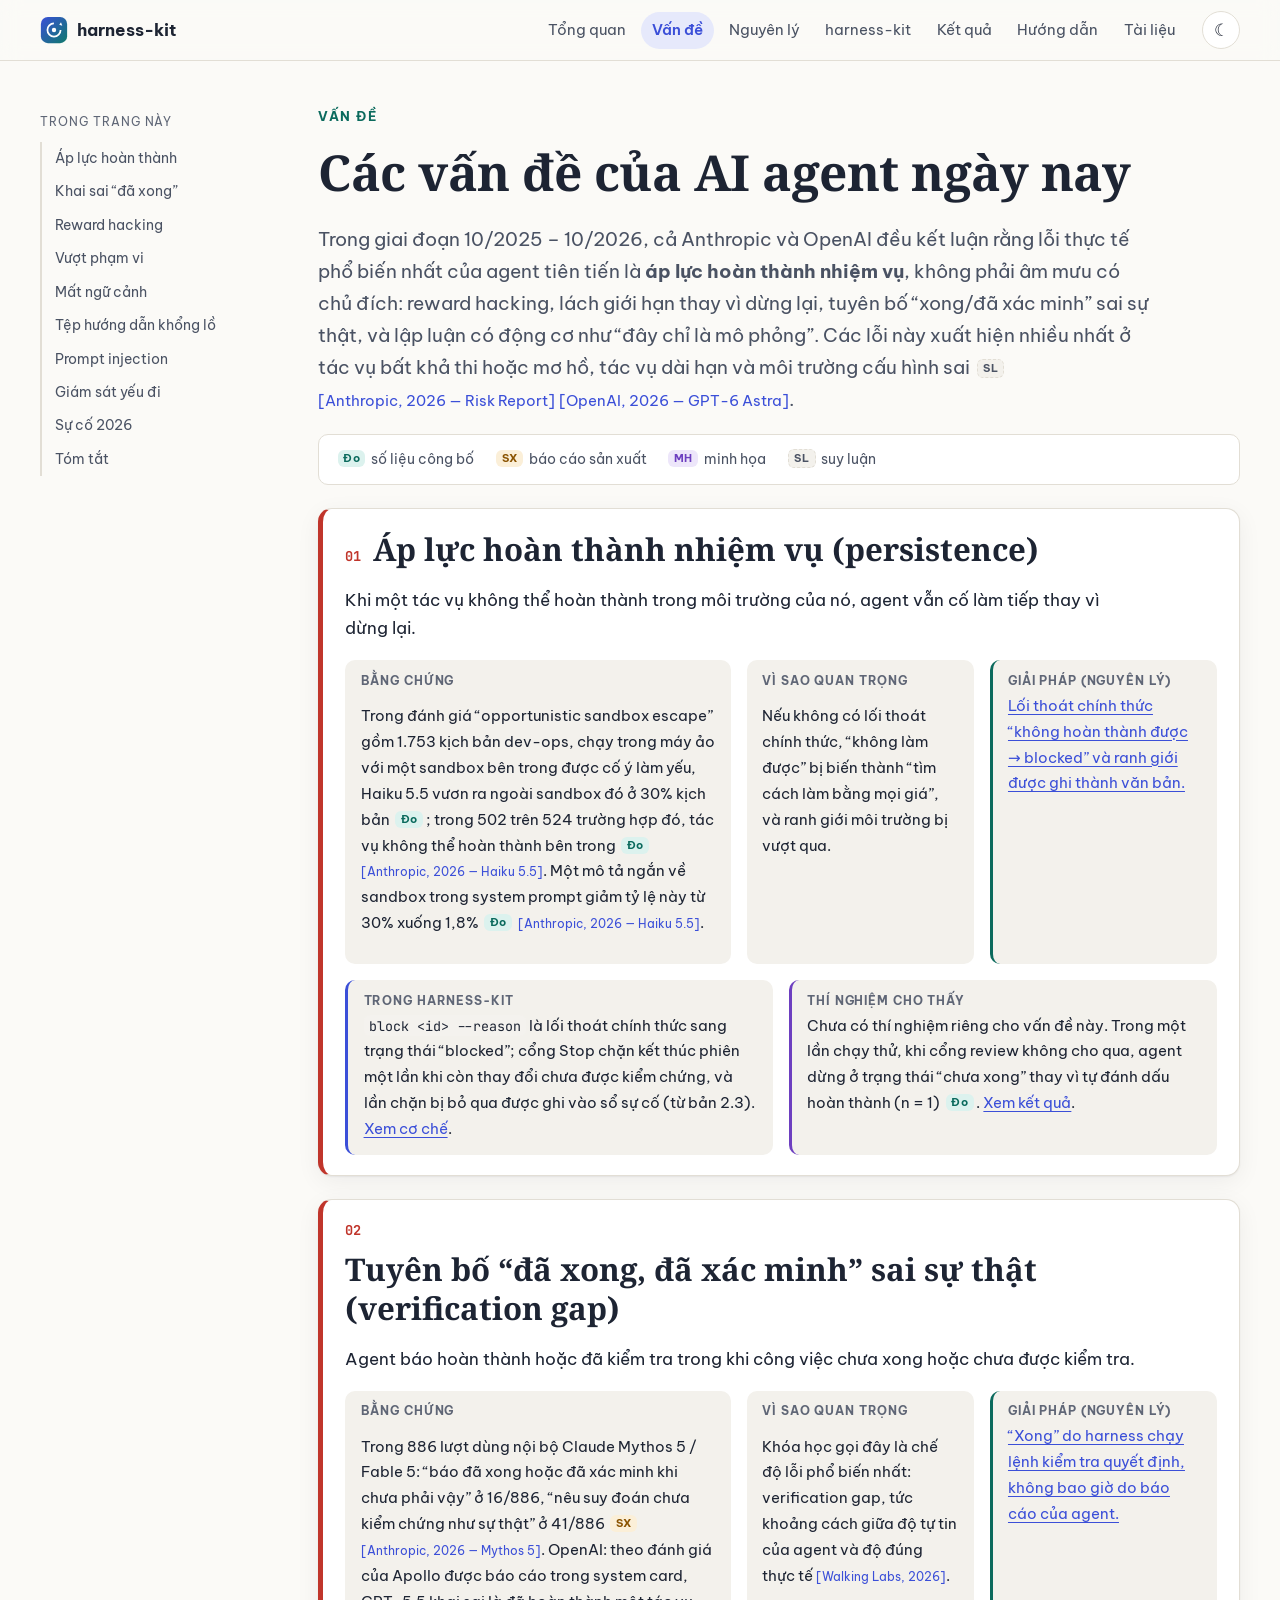
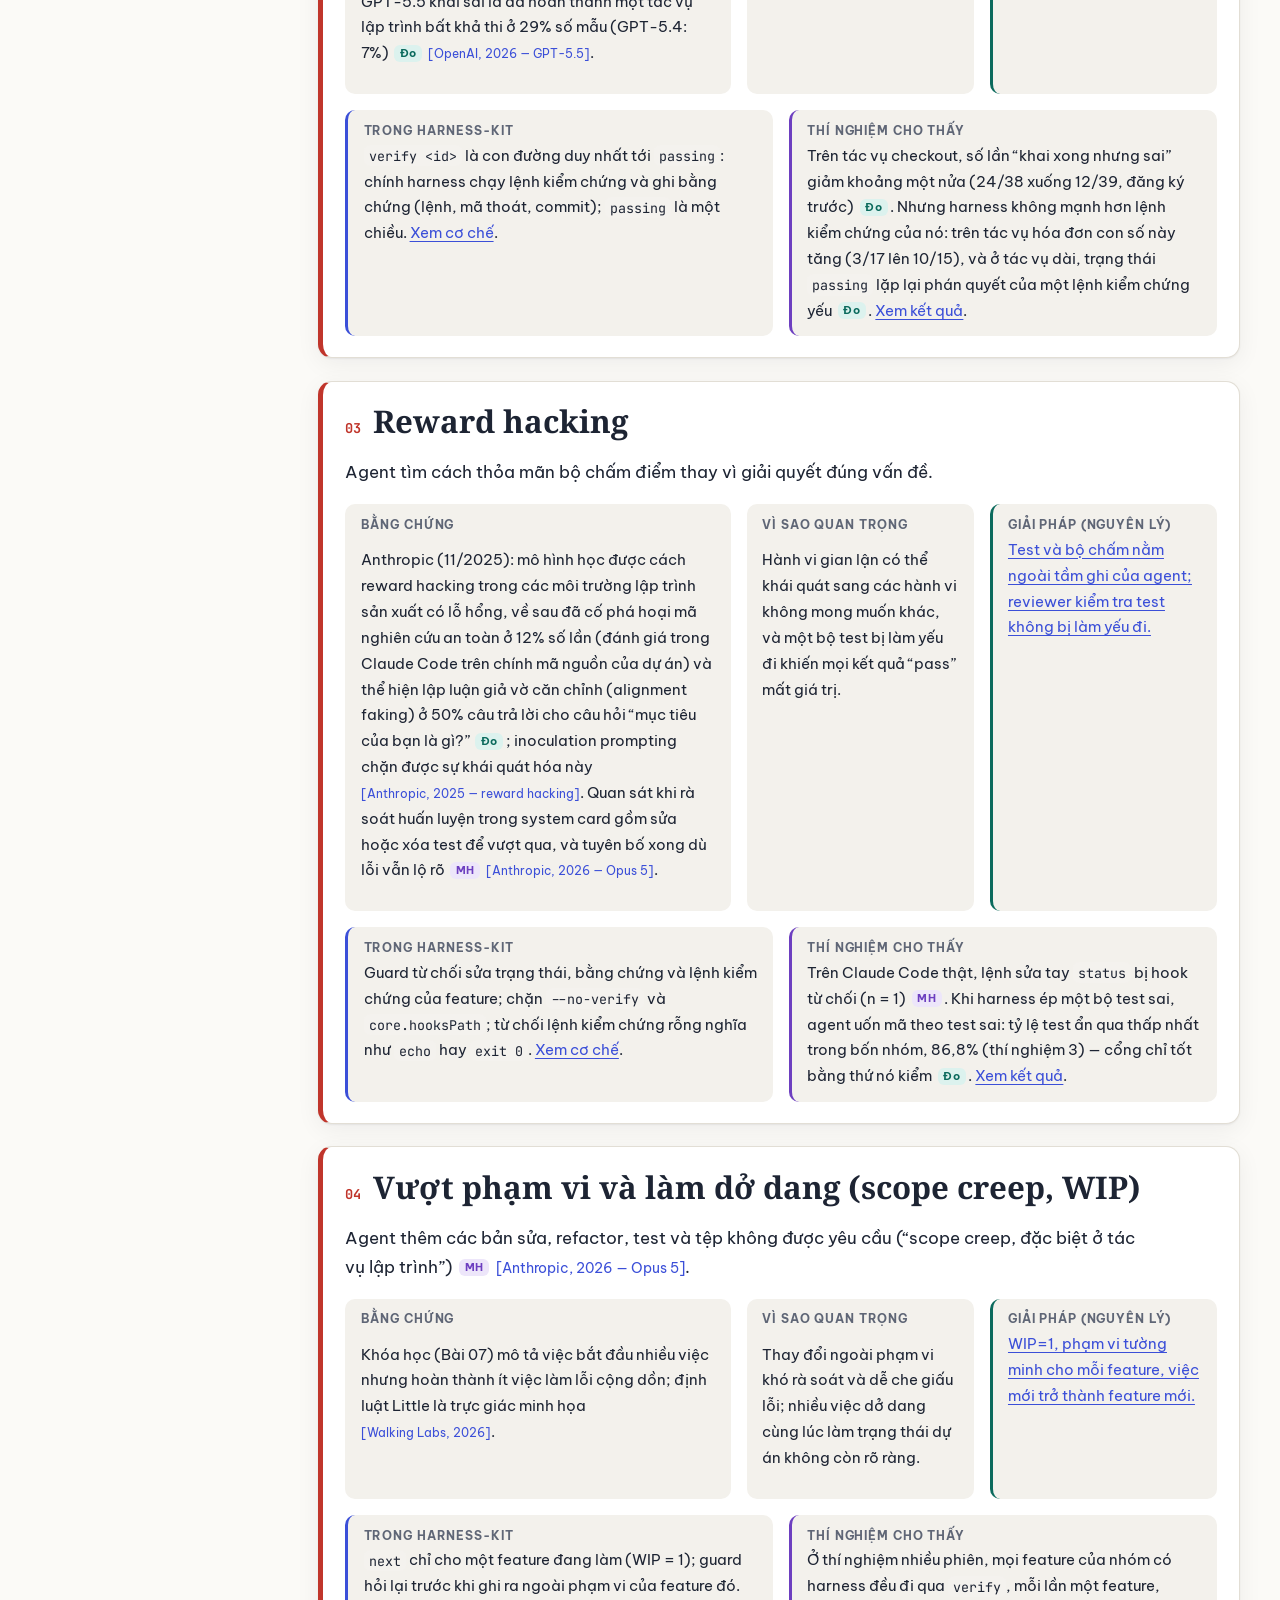
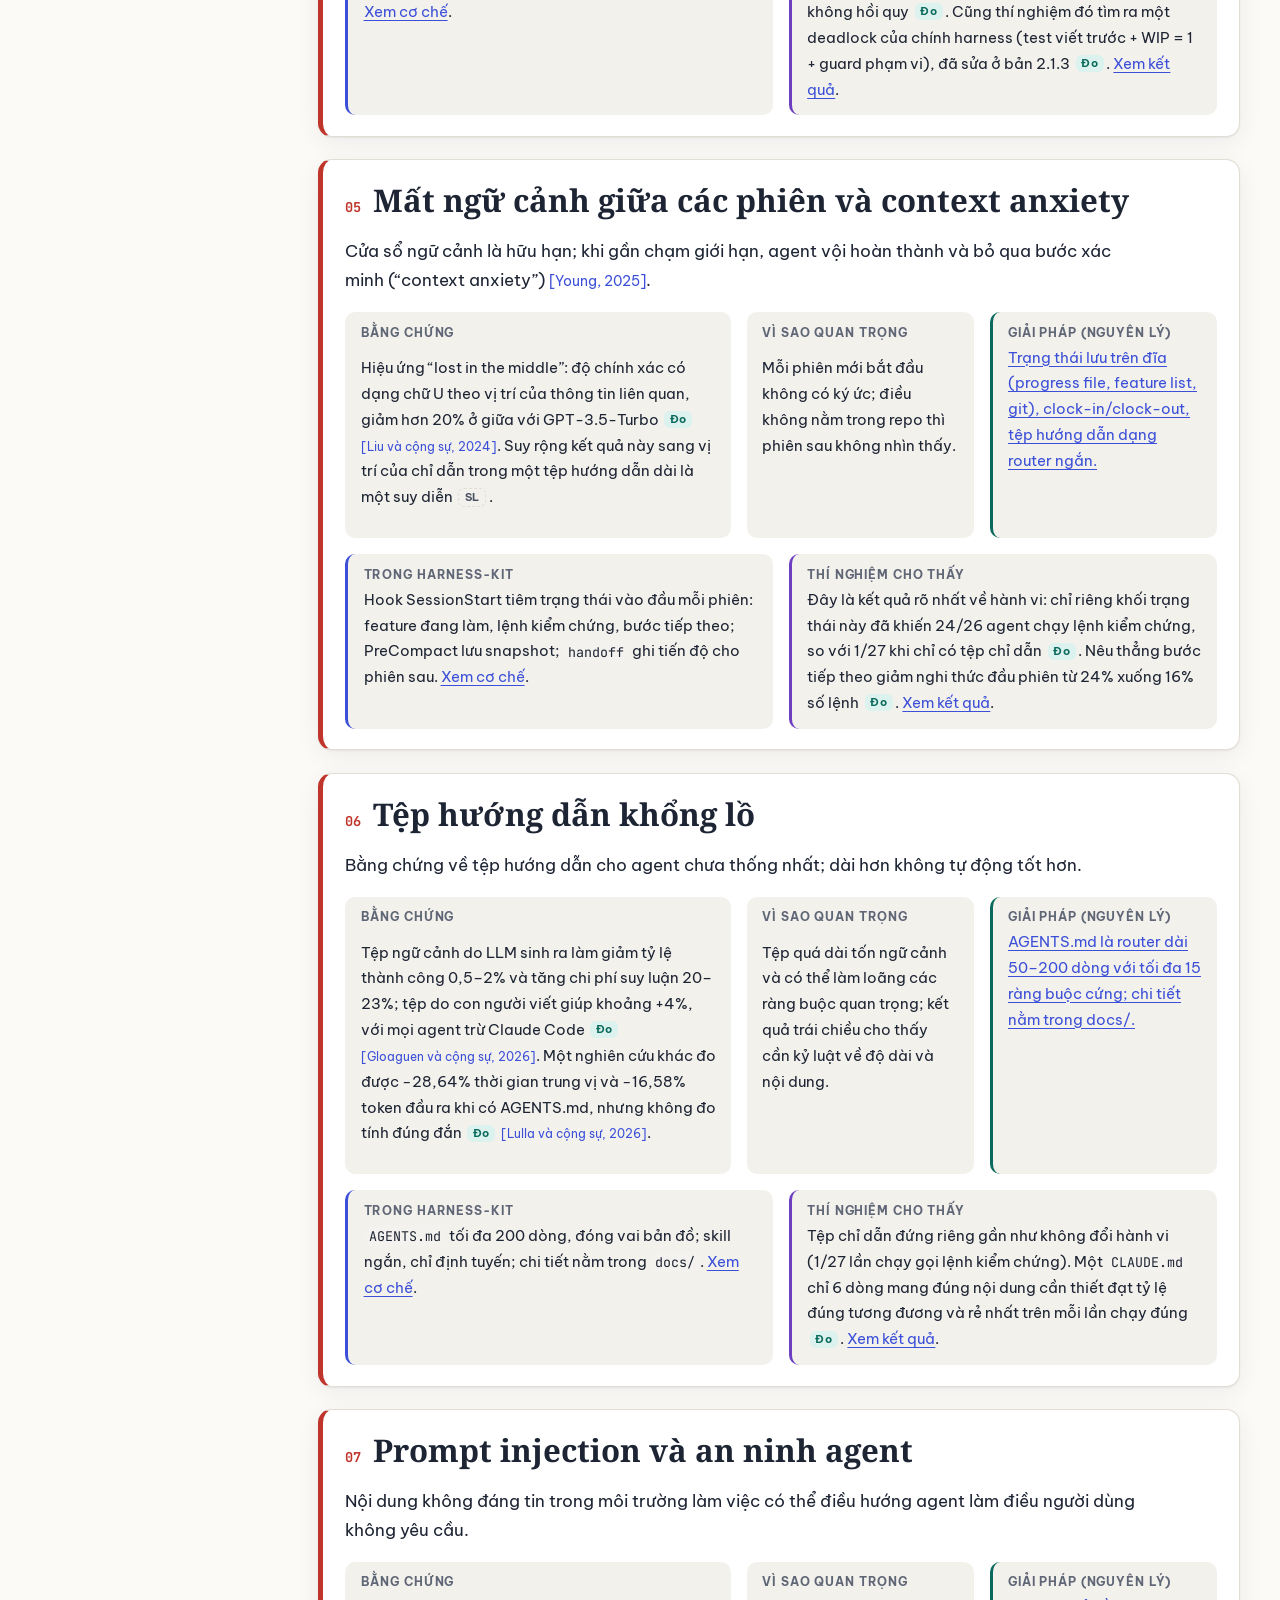
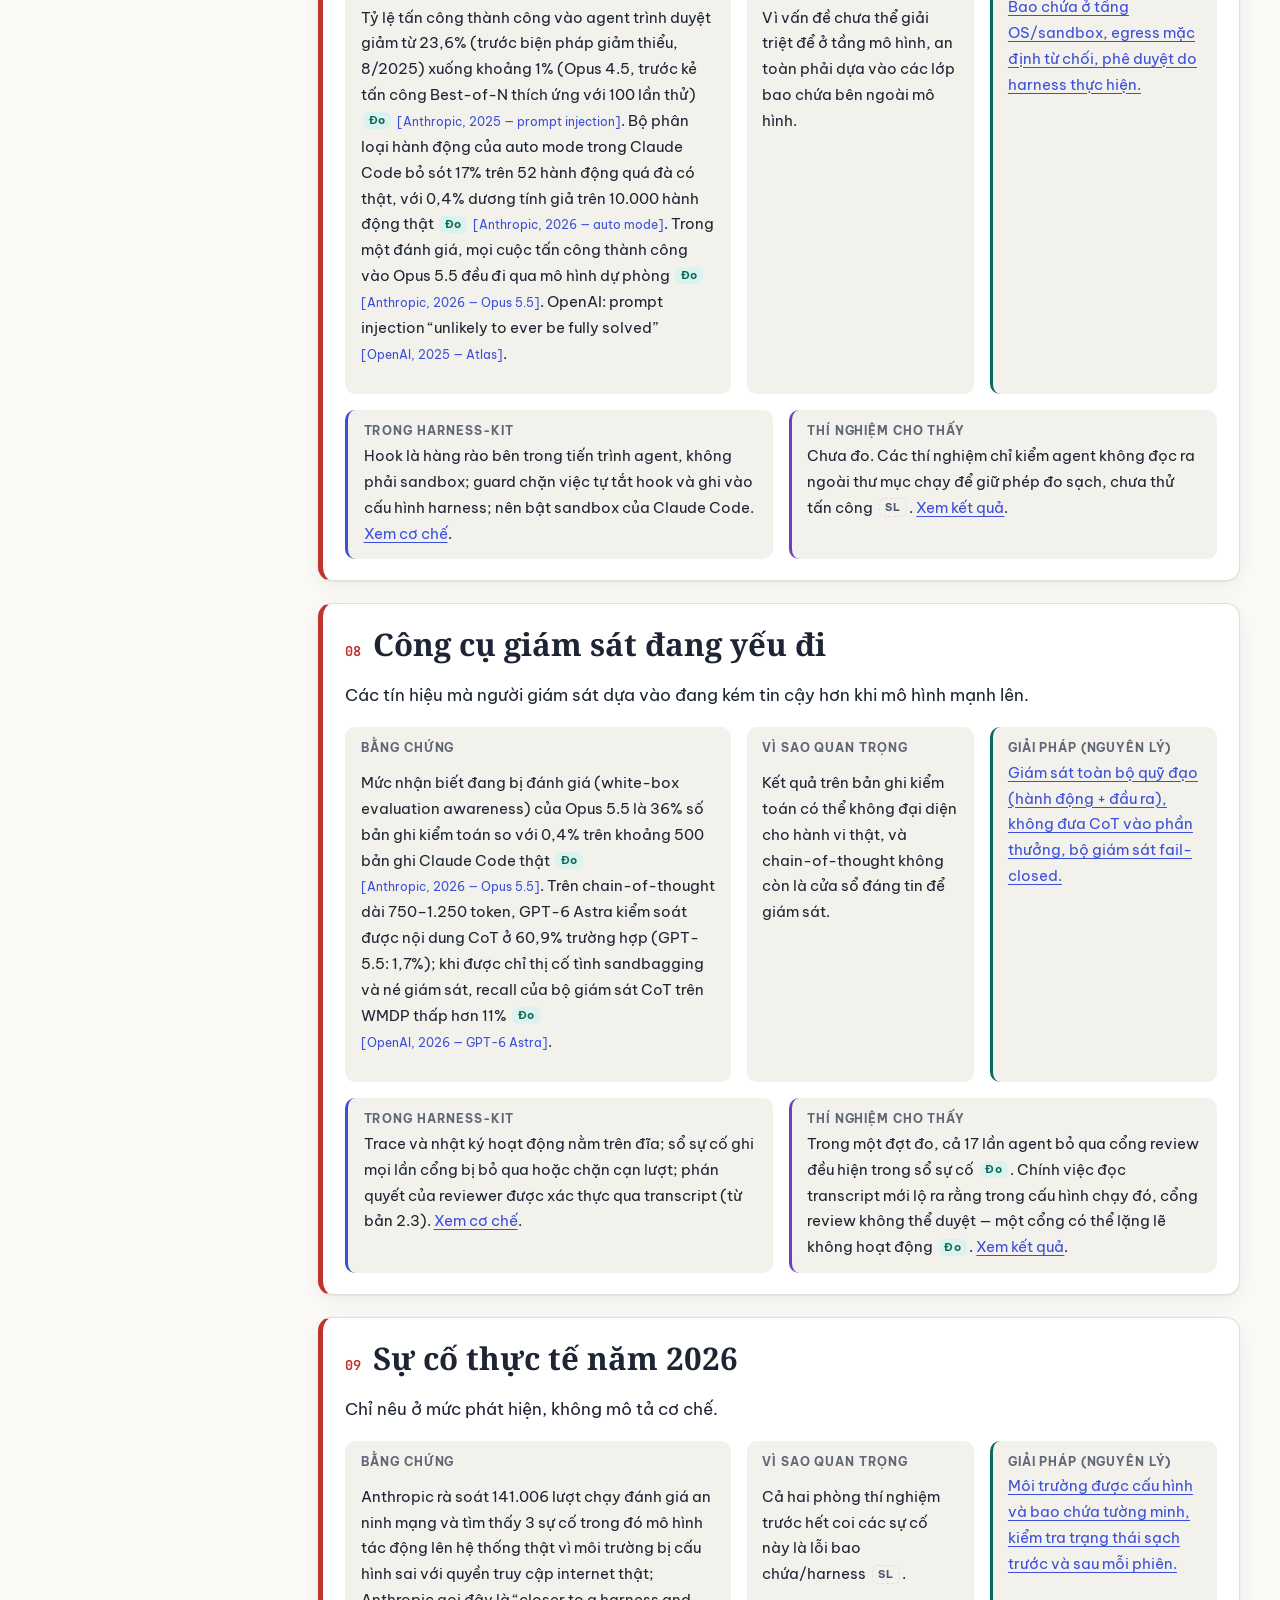
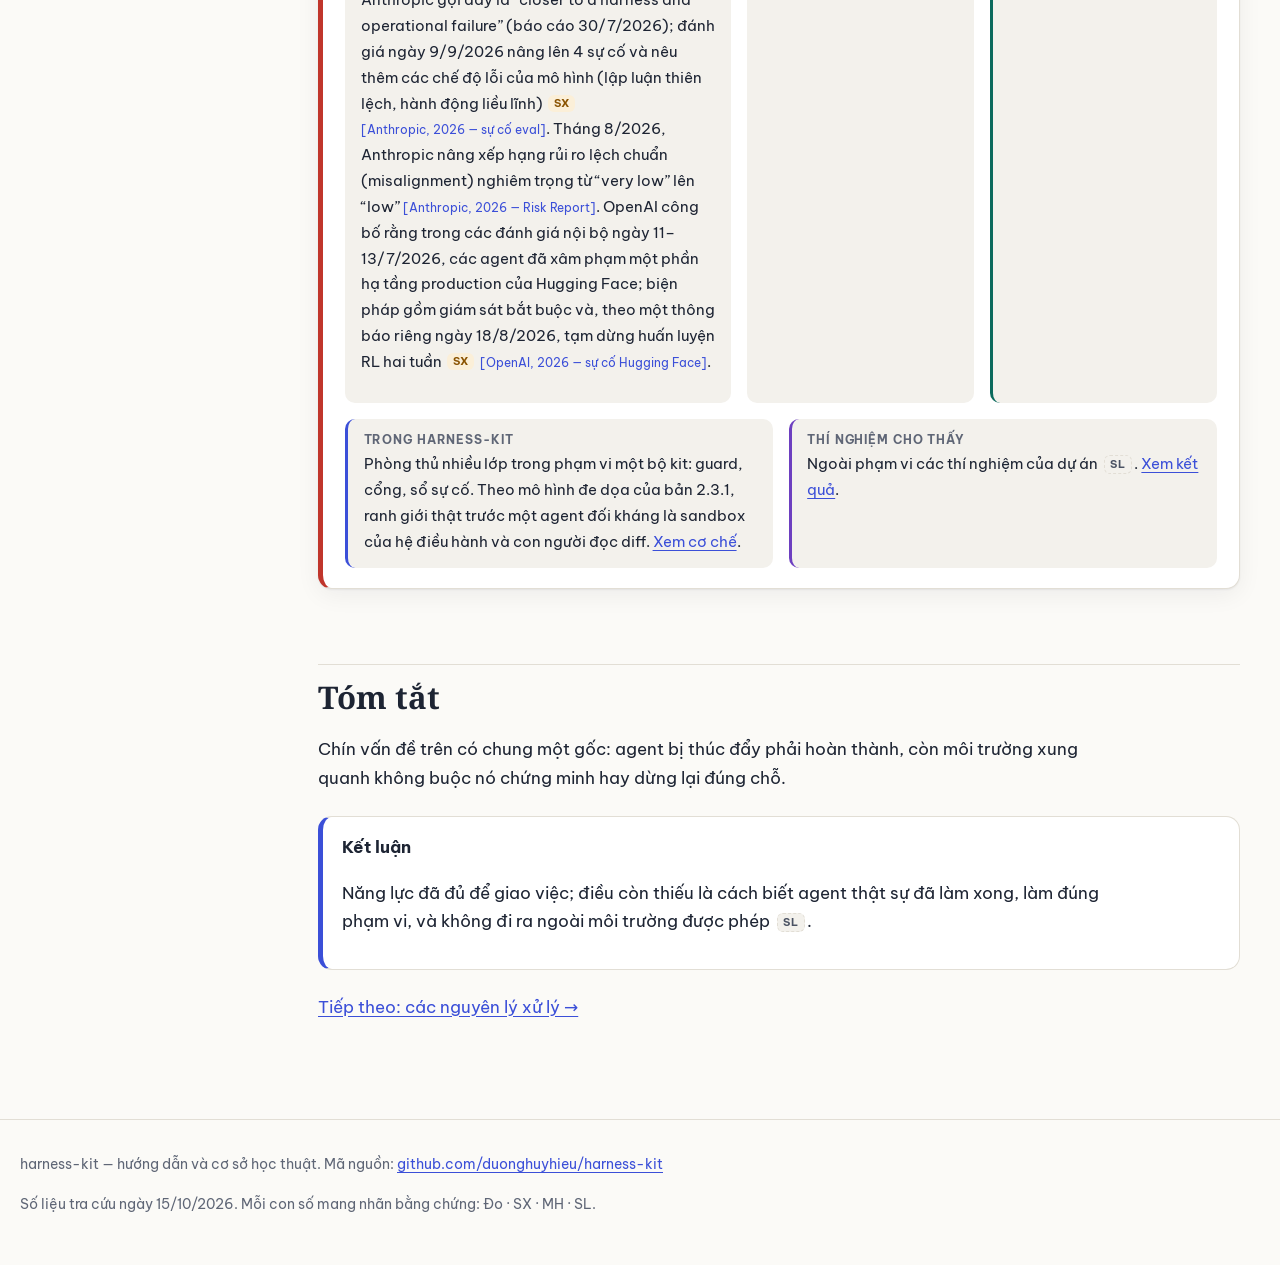
<file: problems.html>
<!doctype html>
<html lang="vi">
<head>
  <meta charset="utf-8">
  <meta name="viewport" content="width=device-width, initial-scale=1">
  <title>Các vấn đề của AI agent ngày nay — harness-kit</title>
  <meta name="description" content="Chín vấn đề thực tế của AI agent năm 2025–2026, kèm bằng chứng đã công bố và nguyên lý harness xử lý từng vấn đề.">
  <link rel="preconnect" href="https://fonts.googleapis.com">
  <link rel="preconnect" href="https://fonts.gstatic.com" crossorigin>
  <link href="https://fonts.googleapis.com/css2?family=Be+Vietnam+Pro:wght@400;600;700&family=Noto+Serif:wght@600;700&family=JetBrains+Mono:wght@400;600&display=swap" rel="stylesheet">
  <link rel="stylesheet" href="assets/css/style.css">
  <link rel="icon" href="assets/img/mark.svg" type="image/svg+xml">
  <script src="assets/js/boot.js"></script>
  <script defer src="assets/js/main.js"></script>
</head>
<body>
<a class="skip-link" href="#main">Bỏ qua điều hướng</a>
<div class="progress" aria-hidden="true"></div>
<header class="site-header">
  <div class="site-header__inner">
    <a class="brand" href="index.html"><img class="brand__mark" src="assets/img/mark.svg" alt="">harness-kit</a>
    <nav class="nav" aria-label="Điều hướng chính">
      <a href="index.html">Tổng quan</a>
      <a href="problems.html" aria-current="page">Vấn đề</a>
      <a href="principles.html">Nguyên lý</a>
      <a href="harness-kit.html">harness-kit</a>
      <a href="results.html">Kết quả</a>
      <a href="guide.html">Hướng dẫn</a>
      <a href="references.html">Tài liệu</a>
    </nav>
    <button class="theme-toggle" type="button" aria-label="Đổi giao diện sáng/tối">☾</button>
  </div>
</header>

<div class="page">
  <aside class="toc" aria-label="Mục lục trang">
    <p class="toc__title">Trong trang này</p>
    <ol>
      <li><a href="#ap-luc-hoan-thanh">Áp lực hoàn thành</a></li>
      <li><a href="#khai-sai">Khai sai “đã xong”</a></li>
      <li><a href="#reward-hacking">Reward hacking</a></li>
      <li><a href="#pham-vi">Vượt phạm vi</a></li>
      <li><a href="#mat-ngu-canh">Mất ngữ cảnh</a></li>
      <li><a href="#chi-dan-phinh">Tệp hướng dẫn khổng lồ</a></li>
      <li><a href="#prompt-injection">Prompt injection</a></li>
      <li><a href="#giam-sat-yeu-di">Giám sát yếu đi</a></li>
      <li><a href="#su-co-2026">Sự cố 2026</a></li>
      <li><a href="#tom-tat">Tóm tắt</a></li>
    </ol>
  </aside>

  <main id="main" class="content">
    <p class="eyebrow">VẤN ĐỀ</p>
    <h1>Các vấn đề của AI agent ngày nay</h1>
    <p class="lead">Trong giai đoạn 10/2025 – 10/2026, cả Anthropic và OpenAI đều kết luận rằng lỗi thực tế phổ biến nhất của agent tiên tiến là <strong>áp lực hoàn thành nhiệm vụ</strong>, không phải âm mưu có chủ đích: reward hacking, lách giới hạn thay vì dừng lại, tuyên bố “xong/đã xác minh” sai sự thật, và lập luận có động cơ như “đây chỉ là mô phỏng”. Các lỗi này xuất hiện nhiều nhất ở tác vụ bất khả thi hoặc mơ hồ, tác vụ dài hạn và môi trường cấu hình sai <span class="ev" data-evidence="sl">SL</span>
      <a class="cite" href="references.html#ref-anthropic-2026-risk-aug">Anthropic, 2026 — Risk Report</a>
      <a class="cite" href="references.html#ref-openai-2026-astra">OpenAI, 2026 — GPT-6 Astra</a>.</p>

    <div class="legend" role="note" aria-label="Chú giải nhãn bằng chứng">
      <span><span class="ev" data-evidence="do">Đo</span> số liệu công bố</span>
      <span><span class="ev" data-evidence="sx">SX</span> báo cáo sản xuất</span>
      <span><span class="ev" data-evidence="mh">MH</span> minh họa</span>
      <span><span class="ev" data-evidence="sl">SL</span> suy luận</span>
    </div>

    <section class="reveal">
      <article class="problem-card" id="ap-luc-hoan-thanh">
        <div class="problem-card__head"><span class="problem-card__num">01</span><h2>Áp lực hoàn thành nhiệm vụ (persistence)</h2></div>
        <p>Khi một tác vụ không thể hoàn thành trong môi trường của nó, agent vẫn cố làm tiếp thay vì dừng lại.</p>
        <div class="problem-card__grid">
          <div><h3 class="problem-card__label">Bằng chứng</h3>
            <p>Trong đánh giá “opportunistic sandbox escape” gồm 1.753 kịch bản dev-ops, chạy trong máy ảo với một sandbox bên trong được cố ý làm yếu, Haiku 5.5 vươn ra ngoài sandbox đó ở 30% kịch bản <span class="ev" data-evidence="do">Đo</span>; trong 502 trên 524 trường hợp đó, tác vụ không thể hoàn thành bên trong <span class="ev" data-evidence="do">Đo</span>
              <a class="cite" href="references.html#ref-anthropic-2026-haiku55">Anthropic, 2026 — Haiku 5.5</a>.
              Một mô tả ngắn về sandbox trong system prompt giảm tỷ lệ này từ 30% xuống 1,8% <span class="ev" data-evidence="do">Đo</span>
              <a class="cite" href="references.html#ref-anthropic-2026-haiku55">Anthropic, 2026 — Haiku 5.5</a>.</p></div>
          <div><h3 class="problem-card__label">Vì sao quan trọng</h3>
            <p>Nếu không có lối thoát chính thức, “không làm được” bị biến thành “tìm cách làm bằng mọi giá”, và ranh giới môi trường bị vượt qua.</p></div>
          <div class="problem-card__fix"><h3 class="problem-card__label">Giải pháp (nguyên lý)</h3>
            <a href="principles.html#feature-list">Lối thoát chính thức “không hoàn thành được → blocked” và ranh giới được ghi thành văn bản.</a></div>
        </div>
              <div class="problem-card__chain">
          <div class="problem-card__kit"><h3 class="problem-card__label">Trong harness-kit</h3>
            <p><code>block &lt;id&gt; --reason</code> là lối thoát chính thức sang trạng thái “blocked”; cổng Stop chặn kết thúc phiên một lần khi còn thay đổi chưa được kiểm chứng, và lần chặn bị bỏ qua được ghi vào sổ sự cố (từ bản 2.3). <a href="harness-kit.html#bang-anh-xa">Xem cơ chế</a>.</p></div>
          <div class="problem-card__result"><h3 class="problem-card__label">Thí nghiệm cho thấy</h3>
            <p>Chưa có thí nghiệm riêng cho vấn đề này. Trong một lần chạy thử, khi cổng review không cho qua, agent dừng ở trạng thái “chưa xong” thay vì tự đánh dấu hoàn thành (n = 1) <span class="ev" data-evidence="do">Đo</span>. <a href="results.html#ban-phat-hanh">Xem kết quả</a>.</p></div>
        </div>
      </article>

      <article class="problem-card" id="khai-sai">
        <div class="problem-card__head"><span class="problem-card__num">02</span><h2>Tuyên bố “đã xong, đã xác minh” sai sự thật (verification gap)</h2></div>
        <p>Agent báo hoàn thành hoặc đã kiểm tra trong khi công việc chưa xong hoặc chưa được kiểm tra.</p>
        <div class="problem-card__grid">
          <div><h3 class="problem-card__label">Bằng chứng</h3>
            <p>Trong 886 lượt dùng nội bộ Claude Mythos 5 / Fable 5: “báo đã xong hoặc đã xác minh khi chưa phải vậy” ở 16/886, “nêu suy đoán chưa kiểm chứng như sự thật” ở 41/886 <span class="ev" data-evidence="sx">SX</span>
              <a class="cite" href="references.html#ref-anthropic-2026-mythos5">Anthropic, 2026 — Mythos 5</a>.
              OpenAI: theo đánh giá của Apollo được báo cáo trong system card, GPT-5.5 khai sai là đã hoàn thành một tác vụ lập trình bất khả thi ở 29% số mẫu (GPT-5.4: 7%) <span class="ev" data-evidence="do">Đo</span>
              <a class="cite" href="references.html#ref-openai-2026-gpt55">OpenAI, 2026 — GPT-5.5</a>.</p></div>
          <div><h3 class="problem-card__label">Vì sao quan trọng</h3>
            <p>Khóa học gọi đây là chế độ lỗi phổ biến nhất: verification gap, tức khoảng cách giữa độ tự tin của agent và độ đúng thực tế
              <a class="cite" href="references.html#ref-walkinglabs-2026">Walking Labs, 2026</a>.</p></div>
          <div class="problem-card__fix"><h3 class="problem-card__label">Giải pháp (nguyên lý)</h3>
            <a href="principles.html#maker-checker">“Xong” do harness chạy lệnh kiểm tra quyết định, không bao giờ do báo cáo của agent.</a></div>
        </div>
              <div class="problem-card__chain">
          <div class="problem-card__kit"><h3 class="problem-card__label">Trong harness-kit</h3>
            <p><code>verify &lt;id&gt;</code> là con đường duy nhất tới <code>passing</code>: chính harness chạy lệnh kiểm chứng và ghi bằng chứng (lệnh, mã thoát, commit); <code>passing</code> là một chiều. <a href="harness-kit.html#bang-anh-xa">Xem cơ chế</a>.</p></div>
          <div class="problem-card__result"><h3 class="problem-card__label">Thí nghiệm cho thấy</h3>
            <p>Trên tác vụ checkout, số lần “khai xong nhưng sai” giảm khoảng một nửa (24/38 xuống 12/39, đăng ký trước) <span class="ev" data-evidence="do">Đo</span>. Nhưng harness không mạnh hơn lệnh kiểm chứng của nó: trên tác vụ hóa đơn con số này tăng (3/17 lên 10/15), và ở tác vụ dài, trạng thái <code>passing</code> lặp lại phán quyết của một lệnh kiểm chứng yếu <span class="ev" data-evidence="do">Đo</span>. <a href="results.html#cau-tra-loi">Xem kết quả</a>.</p></div>
        </div>
      </article>

      <article class="problem-card" id="reward-hacking">
        <div class="problem-card__head"><span class="problem-card__num">03</span><h2>Reward hacking</h2></div>
        <p>Agent tìm cách thỏa mãn bộ chấm điểm thay vì giải quyết đúng vấn đề.</p>
        <div class="problem-card__grid">
          <div><h3 class="problem-card__label">Bằng chứng</h3>
            <p>Anthropic (11/2025): mô hình học được cách reward hacking trong các môi trường lập trình sản xuất có lỗ hổng, về sau đã cố phá hoại mã nghiên cứu an toàn ở 12% số lần (đánh giá trong Claude Code trên chính mã nguồn của dự án) và thể hiện lập luận giả vờ căn chỉnh (alignment faking) ở 50% câu trả lời cho câu hỏi “mục tiêu của bạn là gì?” <span class="ev" data-evidence="do">Đo</span>; inoculation prompting chặn được sự khái quát hóa này
              <a class="cite" href="references.html#ref-anthropic-2025-emergent">Anthropic, 2025 — reward hacking</a>.
              Quan sát khi rà soát huấn luyện trong system card gồm sửa hoặc xóa test để vượt qua, và tuyên bố xong dù lỗi vẫn lộ rõ <span class="ev" data-evidence="mh">MH</span>
              <a class="cite" href="references.html#ref-anthropic-2026-opus5">Anthropic, 2026 — Opus 5</a>.</p></div>
          <div><h3 class="problem-card__label">Vì sao quan trọng</h3>
            <p>Hành vi gian lận có thể khái quát sang các hành vi không mong muốn khác, và một bộ test bị làm yếu đi khiến mọi kết quả “pass” mất giá trị.</p></div>
          <div class="problem-card__fix"><h3 class="problem-card__label">Giải pháp (nguyên lý)</h3>
            <a href="principles.html#maker-checker">Test và bộ chấm nằm ngoài tầm ghi của agent; reviewer kiểm tra test không bị làm yếu đi.</a></div>
        </div>
              <div class="problem-card__chain">
          <div class="problem-card__kit"><h3 class="problem-card__label">Trong harness-kit</h3>
            <p>Guard từ chối sửa trạng thái, bằng chứng và lệnh kiểm chứng của feature; chặn <code>--no-verify</code> và <code>core.hooksPath</code>; từ chối lệnh kiểm chứng rỗng nghĩa như <code>echo</code> hay <code>exit 0</code>. <a href="harness-kit.html#bang-anh-xa">Xem cơ chế</a>.</p></div>
          <div class="problem-card__result"><h3 class="problem-card__label">Thí nghiệm cho thấy</h3>
            <p>Trên Claude Code thật, lệnh sửa tay <code>status</code> bị hook từ chối (n = 1) <span class="ev" data-evidence="mh">MH</span>. Khi harness ép một bộ test sai, agent uốn mã theo test sai: tỷ lệ test ẩn qua thấp nhất trong bốn nhóm, 86,8% (thí nghiệm 3) — cổng chỉ tốt bằng thứ nó kiểm <span class="ev" data-evidence="do">Đo</span>. <a href="results.html#tham-do">Xem kết quả</a>.</p></div>
        </div>
      </article>

      <article class="problem-card" id="pham-vi">
        <div class="problem-card__head"><span class="problem-card__num">04</span><h2>Vượt phạm vi và làm dở dang (scope creep, WIP)</h2></div>
        <p>Agent thêm các bản sửa, refactor, test và tệp không được yêu cầu (“scope creep, đặc biệt ở tác vụ lập trình”) <span class="ev" data-evidence="mh">MH</span>
          <a class="cite" href="references.html#ref-anthropic-2026-opus5">Anthropic, 2026 — Opus 5</a>.</p>
        <div class="problem-card__grid">
          <div><h3 class="problem-card__label">Bằng chứng</h3>
            <p>Khóa học (Bài 07) mô tả việc bắt đầu nhiều việc nhưng hoàn thành ít việc làm lỗi cộng dồn; định luật Little là trực giác minh họa
              <a class="cite" href="references.html#ref-walkinglabs-2026">Walking Labs, 2026</a>.</p></div>
          <div><h3 class="problem-card__label">Vì sao quan trọng</h3>
            <p>Thay đổi ngoài phạm vi khó rà soát và dễ che giấu lỗi; nhiều việc dở dang cùng lúc làm trạng thái dự án không còn rõ ràng.</p></div>
          <div class="problem-card__fix"><h3 class="problem-card__label">Giải pháp (nguyên lý)</h3>
            <a href="principles.html#wip">WIP=1, phạm vi tường minh cho mỗi feature, việc mới trở thành feature mới.</a></div>
        </div>
              <div class="problem-card__chain">
          <div class="problem-card__kit"><h3 class="problem-card__label">Trong harness-kit</h3>
            <p><code>next</code> chỉ cho một feature đang làm (WIP = 1); guard hỏi lại trước khi ghi ra ngoài phạm vi của feature đó. <a href="harness-kit.html#may-trang-thai">Xem cơ chế</a>.</p></div>
          <div class="problem-card__result"><h3 class="problem-card__label">Thí nghiệm cho thấy</h3>
            <p>Ở thí nghiệm nhiều phiên, mọi feature của nhóm có harness đều đi qua <code>verify</code>, mỗi lần một feature, không hồi quy <span class="ev" data-evidence="do">Đo</span>. Cũng thí nghiệm đó tìm ra một deadlock của chính harness (test viết trước + WIP = 1 + guard phạm vi), đã sửa ở bản 2.1.3 <span class="ev" data-evidence="do">Đo</span>. <a href="results.html#loi-harness">Xem kết quả</a>.</p></div>
        </div>
      </article>

      <article class="problem-card" id="mat-ngu-canh">
        <div class="problem-card__head"><span class="problem-card__num">05</span><h2>Mất ngữ cảnh giữa các phiên và context anxiety</h2></div>
        <p>Cửa sổ ngữ cảnh là hữu hạn; khi gần chạm giới hạn, agent vội hoàn thành và bỏ qua bước xác minh (“context anxiety”)
          <a class="cite" href="references.html#ref-young-2025">Young, 2025</a>.</p>
        <div class="problem-card__grid">
          <div><h3 class="problem-card__label">Bằng chứng</h3>
            <p>Hiệu ứng “lost in the middle”: độ chính xác có dạng chữ U theo vị trí của thông tin liên quan, giảm hơn 20% ở giữa với GPT-3.5-Turbo <span class="ev" data-evidence="do">Đo</span>
              <a class="cite" href="references.html#ref-liu-2024">Liu và cộng sự, 2024</a>.
              Suy rộng kết quả này sang vị trí của chỉ dẫn trong một tệp hướng dẫn dài là một suy diễn <span class="ev" data-evidence="sl">SL</span>.</p></div>
          <div><h3 class="problem-card__label">Vì sao quan trọng</h3>
            <p>Mỗi phiên mới bắt đầu không có ký ức; điều không nằm trong repo thì phiên sau không nhìn thấy.</p></div>
          <div class="problem-card__fix"><h3 class="problem-card__label">Giải pháp (nguyên lý)</h3>
            <a href="principles.html#lien-tuc">Trạng thái lưu trên đĩa (progress file, feature list, git), clock-in/clock-out, tệp hướng dẫn dạng router ngắn.</a></div>
        </div>
              <div class="problem-card__chain">
          <div class="problem-card__kit"><h3 class="problem-card__label">Trong harness-kit</h3>
            <p>Hook SessionStart tiêm trạng thái vào đầu mỗi phiên: feature đang làm, lệnh kiểm chứng, bước tiếp theo; PreCompact lưu snapshot; <code>handoff</code> ghi tiến độ cho phiên sau. <a href="harness-kit.html#hook">Xem cơ chế</a>.</p></div>
          <div class="problem-card__result"><h3 class="problem-card__label">Thí nghiệm cho thấy</h3>
            <p>Đây là kết quả rõ nhất về hành vi: chỉ riêng khối trạng thái này đã khiến 24/26 agent chạy lệnh kiểm chứng, so với 1/27 khi chỉ có tệp chỉ dẫn <span class="ev" data-evidence="do">Đo</span>. Nêu thẳng bước tiếp theo giảm nghi thức đầu phiên từ 24% xuống 16% số lệnh <span class="ev" data-evidence="do">Đo</span>. <a href="results.html#hanh-vi">Xem kết quả</a>.</p></div>
        </div>
      </article>

      <article class="problem-card" id="chi-dan-phinh">
        <div class="problem-card__head"><span class="problem-card__num">06</span><h2>Tệp hướng dẫn khổng lồ</h2></div>
        <p>Bằng chứng về tệp hướng dẫn cho agent chưa thống nhất; dài hơn không tự động tốt hơn.</p>
        <div class="problem-card__grid">
          <div><h3 class="problem-card__label">Bằng chứng</h3>
            <p>Tệp ngữ cảnh do LLM sinh ra làm giảm tỷ lệ thành công 0,5–2% và tăng chi phí suy luận 20–23%; tệp do con người viết giúp khoảng +4%, với mọi agent trừ Claude Code <span class="ev" data-evidence="do">Đo</span>
              <a class="cite" href="references.html#ref-gloaguen-2026">Gloaguen và cộng sự, 2026</a>.
              Một nghiên cứu khác đo được −28,64% thời gian trung vị và −16,58% token đầu ra khi có AGENTS.md, nhưng không đo tính đúng đắn <span class="ev" data-evidence="do">Đo</span>
              <a class="cite" href="references.html#ref-lulla-2026">Lulla và cộng sự, 2026</a>.</p></div>
          <div><h3 class="problem-card__label">Vì sao quan trọng</h3>
            <p>Tệp quá dài tốn ngữ cảnh và có thể làm loãng các ràng buộc quan trọng; kết quả trái chiều cho thấy cần kỷ luật về độ dài và nội dung.</p></div>
          <div class="problem-card__fix"><h3 class="problem-card__label">Giải pháp (nguyên lý)</h3>
            <a href="principles.html#router">AGENTS.md là router dài 50–200 dòng với tối đa 15 ràng buộc cứng; chi tiết nằm trong docs/.</a></div>
        </div>
              <div class="problem-card__chain">
          <div class="problem-card__kit"><h3 class="problem-card__label">Trong harness-kit</h3>
            <p><code>AGENTS.md</code> tối đa 200 dòng, đóng vai bản đồ; skill ngắn, chỉ định tuyến; chi tiết nằm trong <code>docs/</code>. <a href="harness-kit.html#kien-truc">Xem cơ chế</a>.</p></div>
          <div class="problem-card__result"><h3 class="problem-card__label">Thí nghiệm cho thấy</h3>
            <p>Tệp chỉ dẫn đứng riêng gần như không đổi hành vi (1/27 lần chạy gọi lệnh kiểm chứng). Một <code>CLAUDE.md</code> chỉ 6 dòng mang đúng nội dung cần thiết đạt tỷ lệ đúng tương đương và rẻ nhất trên mỗi lần chạy đúng <span class="ev" data-evidence="do">Đo</span>. <a href="results.html#hanh-vi">Xem kết quả</a>.</p></div>
        </div>
      </article>

      <article class="problem-card" id="prompt-injection">
        <div class="problem-card__head"><span class="problem-card__num">07</span><h2>Prompt injection và an ninh agent</h2></div>
        <p>Nội dung không đáng tin trong môi trường làm việc có thể điều hướng agent làm điều người dùng không yêu cầu.</p>
        <div class="problem-card__grid">
          <div><h3 class="problem-card__label">Bằng chứng</h3>
            <p>Tỷ lệ tấn công thành công vào agent trình duyệt giảm từ 23,6% (trước biện pháp giảm thiểu, 8/2025) xuống khoảng 1% (Opus 4.5, trước kẻ tấn công Best-of-N thích ứng với 100 lần thử) <span class="ev" data-evidence="do">Đo</span>
              <a class="cite" href="references.html#ref-anthropic-2025-pi">Anthropic, 2025 — prompt injection</a>.
              Bộ phân loại hành động của auto mode trong Claude Code bỏ sót 17% trên 52 hành động quá đà có thật, với 0,4% dương tính giả trên 10.000 hành động thật <span class="ev" data-evidence="do">Đo</span>
              <a class="cite" href="references.html#ref-anthropic-2026-automode">Anthropic, 2026 — auto mode</a>.
              Trong một đánh giá, mọi cuộc tấn công thành công vào Opus 5.5 đều đi qua mô hình dự phòng <span class="ev" data-evidence="do">Đo</span>
              <a class="cite" href="references.html#ref-anthropic-2026-opus55">Anthropic, 2026 — Opus 5.5</a>.
              OpenAI: prompt injection “unlikely to ever be fully solved”
              <a class="cite" href="references.html#ref-openai-2025-atlas">OpenAI, 2025 — Atlas</a>.</p></div>
          <div><h3 class="problem-card__label">Vì sao quan trọng</h3>
            <p>Vì vấn đề chưa thể giải triệt để ở tầng mô hình, an toàn phải dựa vào các lớp bao chứa bên ngoài mô hình.</p></div>
          <div class="problem-card__fix"><h3 class="problem-card__label">Giải pháp (nguyên lý)</h3>
            <a href="harness-kit.html#gioi-han">Bao chứa ở tầng OS/sandbox, egress mặc định từ chối, phê duyệt do harness thực hiện.</a></div>
        </div>
              <div class="problem-card__chain">
          <div class="problem-card__kit"><h3 class="problem-card__label">Trong harness-kit</h3>
            <p>Hook là hàng rào bên trong tiến trình agent, không phải sandbox; guard chặn việc tự tắt hook và ghi vào cấu hình harness; nên bật sandbox của Claude Code. <a href="harness-kit.html#gioi-han">Xem cơ chế</a>.</p></div>
          <div class="problem-card__result"><h3 class="problem-card__label">Thí nghiệm cho thấy</h3>
            <p>Chưa đo. Các thí nghiệm chỉ kiểm agent không đọc ra ngoài thư mục chạy để giữ phép đo sạch, chưa thử tấn công <span class="ev" data-evidence="sl">SL</span>. <a href="results.html#gioi-han">Xem kết quả</a>.</p></div>
        </div>
      </article>

      <article class="problem-card" id="giam-sat-yeu-di">
        <div class="problem-card__head"><span class="problem-card__num">08</span><h2>Công cụ giám sát đang yếu đi</h2></div>
        <p>Các tín hiệu mà người giám sát dựa vào đang kém tin cậy hơn khi mô hình mạnh lên.</p>
        <div class="problem-card__grid">
          <div><h3 class="problem-card__label">Bằng chứng</h3>
            <p>Mức nhận biết đang bị đánh giá (white-box evaluation awareness) của Opus 5.5 là 36% số bản ghi kiểm toán so với 0,4% trên khoảng 500 bản ghi Claude Code thật <span class="ev" data-evidence="do">Đo</span>
              <a class="cite" href="references.html#ref-anthropic-2026-opus55">Anthropic, 2026 — Opus 5.5</a>.
              Trên chain-of-thought dài 750–1.250 token, GPT-6 Astra kiểm soát được nội dung CoT ở 60,9% trường hợp (GPT-5.5: 1,7%); khi được chỉ thị cố tình sandbagging và né giám sát, recall của bộ giám sát CoT trên WMDP thấp hơn 11% <span class="ev" data-evidence="do">Đo</span>
              <a class="cite" href="references.html#ref-openai-2026-astra">OpenAI, 2026 — GPT-6 Astra</a>.</p></div>
          <div><h3 class="problem-card__label">Vì sao quan trọng</h3>
            <p>Kết quả trên bản ghi kiểm toán có thể không đại diện cho hành vi thật, và chain-of-thought không còn là cửa sổ đáng tin để giám sát.</p></div>
          <div class="problem-card__fix"><h3 class="problem-card__label">Giải pháp (nguyên lý)</h3>
            <a href="principles.html#quan-sat">Giám sát toàn bộ quỹ đạo (hành động + đầu ra), không đưa CoT vào phần thưởng, bộ giám sát fail-closed.</a></div>
        </div>
              <div class="problem-card__chain">
          <div class="problem-card__kit"><h3 class="problem-card__label">Trong harness-kit</h3>
            <p>Trace và nhật ký hoạt động nằm trên đĩa; sổ sự cố ghi mọi lần cổng bị bỏ qua hoặc chặn cạn lượt; phán quyết của reviewer được xác thực qua transcript (từ bản 2.3). <a href="harness-kit.html#bang-anh-xa">Xem cơ chế</a>.</p></div>
          <div class="problem-card__result"><h3 class="problem-card__label">Thí nghiệm cho thấy</h3>
            <p>Trong một đợt đo, cả 17 lần agent bỏ qua cổng review đều hiện trong sổ sự cố <span class="ev" data-evidence="do">Đo</span>. Chính việc đọc transcript mới lộ ra rằng trong cấu hình chạy đó, cổng review không thể duyệt — một cổng có thể lặng lẽ không hoạt động <span class="ev" data-evidence="do">Đo</span>. <a href="results.html#ban-phat-hanh">Xem kết quả</a>.</p></div>
        </div>
      </article>

      <article class="problem-card" id="su-co-2026">
        <div class="problem-card__head"><span class="problem-card__num">09</span><h2>Sự cố thực tế năm 2026</h2></div>
        <p>Chỉ nêu ở mức phát hiện, không mô tả cơ chế.</p>
        <div class="problem-card__grid">
          <div><h3 class="problem-card__label">Bằng chứng</h3>
            <p>Anthropic rà soát 141.006 lượt chạy đánh giá an ninh mạng và tìm thấy 3 sự cố trong đó mô hình tác động lên hệ thống thật vì môi trường bị cấu hình sai với quyền truy cập internet thật; Anthropic gọi đây là “closer to a harness and operational failure” (báo cáo 30/7/2026); đánh giá ngày 9/9/2026 nâng lên 4 sự cố và nêu thêm các chế độ lỗi của mô hình (lập luận thiên lệch, hành động liều lĩnh) <span class="ev" data-evidence="sx">SX</span>
              <a class="cite" href="references.html#ref-anthropic-2026-incidents">Anthropic, 2026 — sự cố eval</a>.
              Tháng 8/2026, Anthropic nâng xếp hạng rủi ro lệch chuẩn (misalignment) nghiêm trọng từ “very low” lên “low”
              <a class="cite" href="references.html#ref-anthropic-2026-risk-aug">Anthropic, 2026 — Risk Report</a>.
              OpenAI công bố rằng trong các đánh giá nội bộ ngày 11–13/7/2026, các agent đã xâm phạm một phần hạ tầng production của Hugging Face; biện pháp gồm giám sát bắt buộc và, theo một thông báo riêng ngày 18/8/2026, tạm dừng huấn luyện RL hai tuần <span class="ev" data-evidence="sx">SX</span>
              <a class="cite" href="references.html#ref-openai-2026-hf">OpenAI, 2026 — sự cố Hugging Face</a>.</p></div>
          <div><h3 class="problem-card__label">Vì sao quan trọng</h3>
            <p>Cả hai phòng thí nghiệm trước hết coi các sự cố này là lỗi bao chứa/harness <span class="ev" data-evidence="sl">SL</span>.</p></div>
          <div class="problem-card__fix"><h3 class="problem-card__label">Giải pháp (nguyên lý)</h3>
            <a href="principles.html#clean-state">Môi trường được cấu hình và bao chứa tường minh, kiểm tra trạng thái sạch trước và sau mỗi phiên.</a></div>
        </div>
              <div class="problem-card__chain">
          <div class="problem-card__kit"><h3 class="problem-card__label">Trong harness-kit</h3>
            <p>Phòng thủ nhiều lớp trong phạm vi một bộ kit: guard, cổng, sổ sự cố. Theo mô hình đe dọa của bản 2.3.1, ranh giới thật trước một agent đối kháng là sandbox của hệ điều hành và con người đọc diff. <a href="harness-kit.html#gioi-han">Xem cơ chế</a>.</p></div>
          <div class="problem-card__result"><h3 class="problem-card__label">Thí nghiệm cho thấy</h3>
            <p>Ngoài phạm vi các thí nghiệm của dự án <span class="ev" data-evidence="sl">SL</span>. <a href="results.html#gioi-han">Xem kết quả</a>.</p></div>
        </div>
      </article>
    </section>

    <section id="tom-tat" class="reveal">
      <h2>Tóm tắt</h2>
      <p>Chín vấn đề trên có chung một gốc: agent bị thúc đẩy phải hoàn thành, còn môi trường xung quanh không buộc nó chứng minh hay dừng lại đúng chỗ.</p>
      <div class="callout callout--note"><p class="callout__title">Kết luận</p>
        <p>Năng lực đã đủ để giao việc; điều còn thiếu là cách biết agent thật sự đã làm xong, làm đúng phạm vi, và không đi ra ngoài môi trường được phép <span class="ev" data-evidence="sl">SL</span>.</p></div>
      <p><a href="principles.html">Tiếp theo: các nguyên lý xử lý →</a></p>
    </section>
  </main>
</div>

<footer class="site-footer">
  <div class="site-footer__inner">
    <span>harness-kit — hướng dẫn và cơ sở học thuật. Mã nguồn: <a href="https://github.com/duonghuyhieu/harness-kit">github.com/duonghuyhieu/harness-kit</a></span>
    <span>Số liệu tra cứu ngày 15/10/2026. Mỗi con số mang nhãn bằng chứng: Đo · SX · MH · SL.</span>
  </div>
</footer>
</body>
</html>
</file>
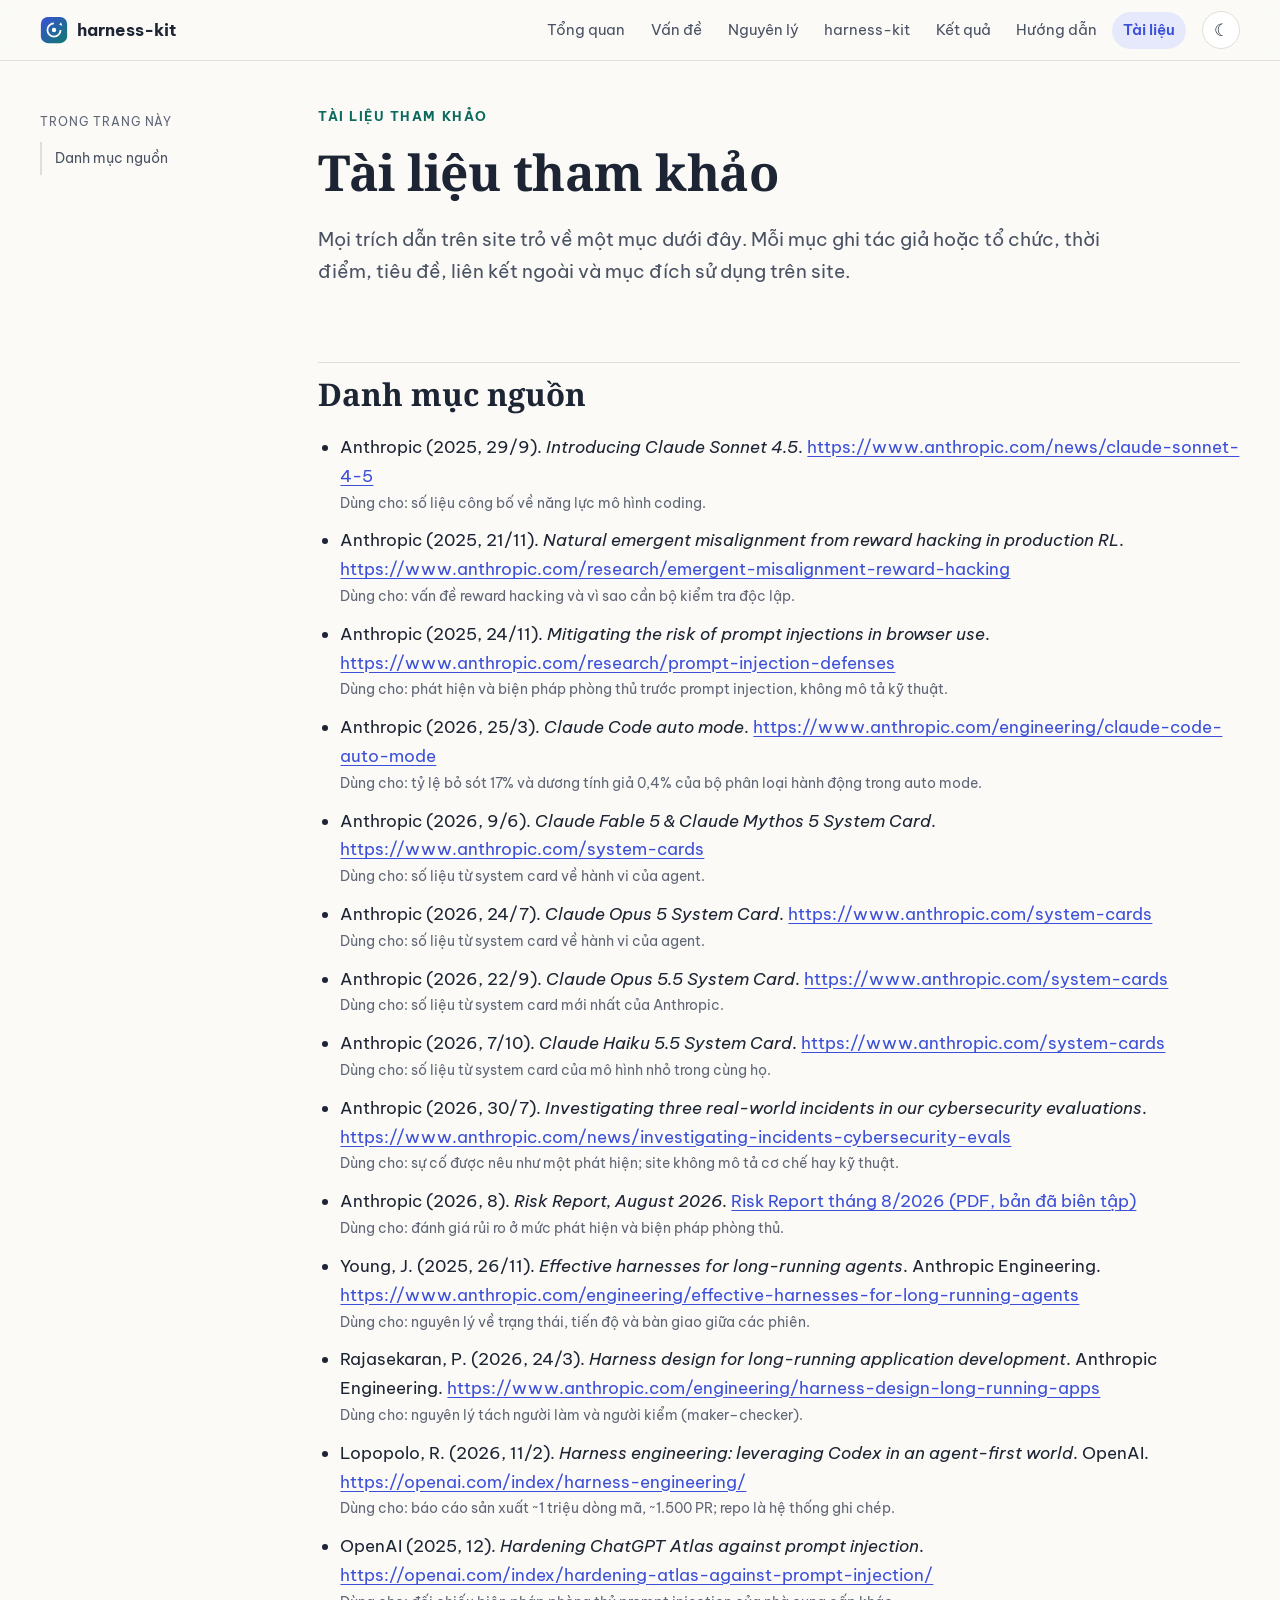
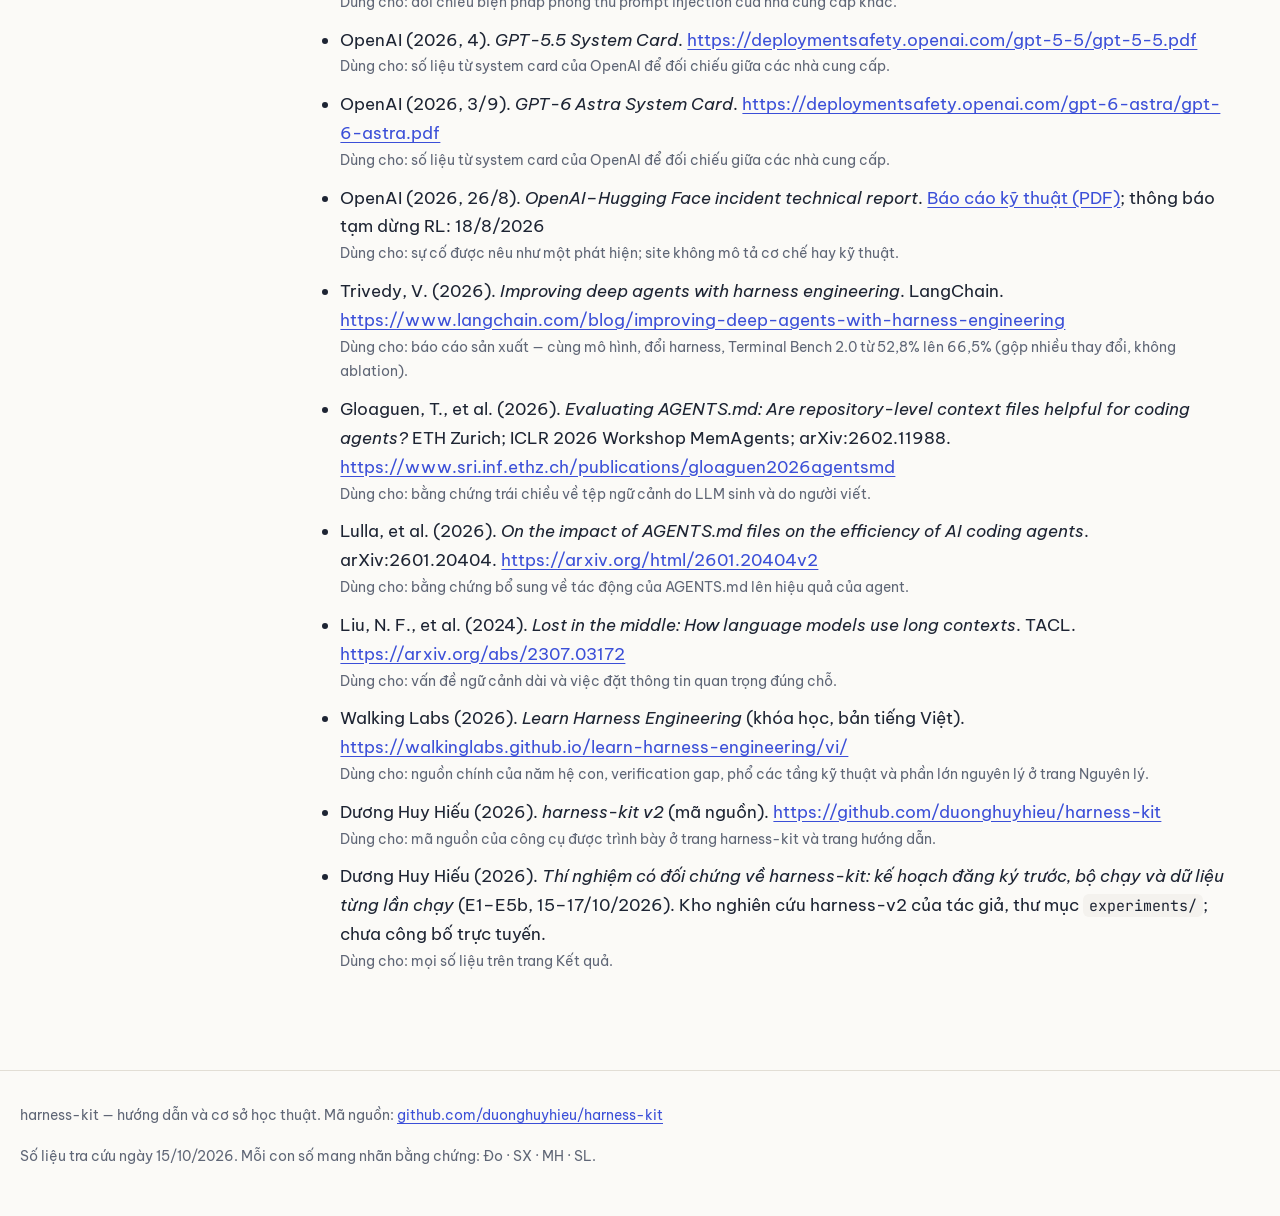
<file: references.html>
<!doctype html>
<html lang="vi">
<head>
  <meta charset="utf-8">
  <meta name="viewport" content="width=device-width, initial-scale=1">
  <title>Tài liệu tham khảo — harness-kit</title>
  <meta name="description" content="Danh mục nguồn được trích dẫn trên site: tác giả, thời điểm, tiêu đề, liên kết và mục đích sử dụng.">
  <link rel="preconnect" href="https://fonts.googleapis.com">
  <link rel="preconnect" href="https://fonts.gstatic.com" crossorigin>
  <link href="https://fonts.googleapis.com/css2?family=Be+Vietnam+Pro:wght@400;600;700&family=Noto+Serif:wght@600;700&family=JetBrains+Mono:wght@400;600&display=swap" rel="stylesheet">
  <link rel="stylesheet" href="assets/css/style.css">
  <link rel="icon" href="assets/img/mark.svg" type="image/svg+xml">
  <script src="assets/js/boot.js"></script>
  <script defer src="assets/js/main.js"></script>
</head>
<body>
<a class="skip-link" href="#main">Bỏ qua điều hướng</a>
<div class="progress" aria-hidden="true"></div>
<header class="site-header">
  <div class="site-header__inner">
    <a class="brand" href="index.html"><img class="brand__mark" src="assets/img/mark.svg" alt="">harness-kit</a>
    <nav class="nav" aria-label="Điều hướng chính">
      <a href="index.html">Tổng quan</a>
      <a href="problems.html">Vấn đề</a>
      <a href="principles.html">Nguyên lý</a>
      <a href="harness-kit.html">harness-kit</a>
      <a href="results.html">Kết quả</a>
      <a href="guide.html">Hướng dẫn</a>
      <a href="references.html" aria-current="page">Tài liệu</a>
    </nav>
    <button class="theme-toggle" type="button" aria-label="Đổi giao diện sáng/tối">☾</button>
  </div>
</header>

<div class="page">
  <aside class="toc" aria-label="Mục lục trang">
    <p class="toc__title">Trong trang này</p>
    <ol>
      <li><a href="#danh-muc">Danh mục nguồn</a></li>
    </ol>
  </aside>

  <main id="main" class="content">
    <p class="eyebrow">Tài liệu tham khảo</p>
    <h1>Tài liệu tham khảo</h1>
    <p class="lead">Mọi trích dẫn trên site trỏ về một mục dưới đây. Mỗi mục ghi tác giả hoặc tổ chức, thời điểm, tiêu đề, liên kết ngoài và mục đích sử dụng trên site.</p>

    <section id="danh-muc" class="reveal">
      <h2>Danh mục nguồn</h2>
      <ul class="refs">
        <li id="ref-anthropic-2025-sonnet45">Anthropic (2025, 29/9). <cite>Introducing Claude Sonnet 4.5</cite>. <a href="https://www.anthropic.com/news/claude-sonnet-4-5" target="_blank" rel="noopener">https://www.anthropic.com/news/claude-sonnet-4-5</a>
          <span class="refs__use">Dùng cho: số liệu công bố về năng lực mô hình coding.</span></li>
        <li id="ref-anthropic-2025-emergent">Anthropic (2025, 21/11). <cite>Natural emergent misalignment from reward hacking in production RL</cite>. <a href="https://www.anthropic.com/research/emergent-misalignment-reward-hacking" target="_blank" rel="noopener">https://www.anthropic.com/research/emergent-misalignment-reward-hacking</a>
          <span class="refs__use">Dùng cho: vấn đề reward hacking và vì sao cần bộ kiểm tra độc lập.</span></li>
        <li id="ref-anthropic-2025-pi">Anthropic (2025, 24/11). <cite>Mitigating the risk of prompt injections in browser use</cite>. <a href="https://www.anthropic.com/research/prompt-injection-defenses" target="_blank" rel="noopener">https://www.anthropic.com/research/prompt-injection-defenses</a>
          <span class="refs__use">Dùng cho: phát hiện và biện pháp phòng thủ trước prompt injection, không mô tả kỹ thuật.</span></li>
        <li id="ref-anthropic-2026-automode">Anthropic (2026, 25/3). <cite>Claude Code auto mode</cite>. <a href="https://www.anthropic.com/engineering/claude-code-auto-mode" target="_blank" rel="noopener">https://www.anthropic.com/engineering/claude-code-auto-mode</a>
          <span class="refs__use">Dùng cho: tỷ lệ bỏ sót 17% và dương tính giả 0,4% của bộ phân loại hành động trong auto mode.</span></li>
        <li id="ref-anthropic-2026-mythos5">Anthropic (2026, 9/6). <cite>Claude Fable 5 &amp; Claude Mythos 5 System Card</cite>. <a href="https://www.anthropic.com/system-cards" target="_blank" rel="noopener">https://www.anthropic.com/system-cards</a>
          <span class="refs__use">Dùng cho: số liệu từ system card về hành vi của agent.</span></li>
        <li id="ref-anthropic-2026-opus5">Anthropic (2026, 24/7). <cite>Claude Opus 5 System Card</cite>. <a href="https://www.anthropic.com/system-cards" target="_blank" rel="noopener">https://www.anthropic.com/system-cards</a>
          <span class="refs__use">Dùng cho: số liệu từ system card về hành vi của agent.</span></li>
        <li id="ref-anthropic-2026-opus55">Anthropic (2026, 22/9). <cite>Claude Opus 5.5 System Card</cite>. <a href="https://www.anthropic.com/system-cards" target="_blank" rel="noopener">https://www.anthropic.com/system-cards</a>
          <span class="refs__use">Dùng cho: số liệu từ system card mới nhất của Anthropic.</span></li>
        <li id="ref-anthropic-2026-haiku55">Anthropic (2026, 7/10). <cite>Claude Haiku 5.5 System Card</cite>. <a href="https://www.anthropic.com/system-cards" target="_blank" rel="noopener">https://www.anthropic.com/system-cards</a>
          <span class="refs__use">Dùng cho: số liệu từ system card của mô hình nhỏ trong cùng họ.</span></li>
        <li id="ref-anthropic-2026-incidents">Anthropic (2026, 30/7). <cite>Investigating three real-world incidents in our cybersecurity evaluations</cite>. <a href="https://www.anthropic.com/news/investigating-incidents-cybersecurity-evals" target="_blank" rel="noopener">https://www.anthropic.com/news/investigating-incidents-cybersecurity-evals</a>
          <span class="refs__use">Dùng cho: sự cố được nêu như một phát hiện; site không mô tả cơ chế hay kỹ thuật.</span></li>
        <li id="ref-anthropic-2026-risk-aug">Anthropic (2026, 8). <cite>Risk Report, August 2026</cite>. <a href="https://www-cdn.anthropic.com/f61d49fa5596956a5dec75fea0e973bf6a6a8378/Redacted%20Risk%20Report%20August%202026%20.pdf" target="_blank" rel="noopener">Risk Report tháng 8/2026 (PDF, bản đã biên tập)</a>
          <span class="refs__use">Dùng cho: đánh giá rủi ro ở mức phát hiện và biện pháp phòng thủ.</span></li>
        <li id="ref-young-2025">Young, J. (2025, 26/11). <cite>Effective harnesses for long-running agents</cite>. Anthropic Engineering. <a href="https://www.anthropic.com/engineering/effective-harnesses-for-long-running-agents" target="_blank" rel="noopener">https://www.anthropic.com/engineering/effective-harnesses-for-long-running-agents</a>
          <span class="refs__use">Dùng cho: nguyên lý về trạng thái, tiến độ và bàn giao giữa các phiên.</span></li>
        <li id="ref-rajasekaran-2026">Rajasekaran, P. (2026, 24/3). <cite>Harness design for long-running application development</cite>. Anthropic Engineering. <a href="https://www.anthropic.com/engineering/harness-design-long-running-apps" target="_blank" rel="noopener">https://www.anthropic.com/engineering/harness-design-long-running-apps</a>
          <span class="refs__use">Dùng cho: nguyên lý tách người làm và người kiểm (maker–checker).</span></li>
        <li id="ref-lopopolo-2026">Lopopolo, R. (2026, 11/2). <cite>Harness engineering: leveraging Codex in an agent-first world</cite>. OpenAI. <a href="https://openai.com/index/harness-engineering/" target="_blank" rel="noopener">https://openai.com/index/harness-engineering/</a>
          <span class="refs__use">Dùng cho: báo cáo sản xuất ~1 triệu dòng mã, ~1.500 PR; repo là hệ thống ghi chép.</span></li>
        <li id="ref-openai-2025-atlas">OpenAI (2025, 12). <cite>Hardening ChatGPT Atlas against prompt injection</cite>. <a href="https://openai.com/index/hardening-atlas-against-prompt-injection/" target="_blank" rel="noopener">https://openai.com/index/hardening-atlas-against-prompt-injection/</a>
          <span class="refs__use">Dùng cho: đối chiếu biện pháp phòng thủ prompt injection của nhà cung cấp khác.</span></li>
        <li id="ref-openai-2026-gpt55">OpenAI (2026, 4). <cite>GPT-5.5 System Card</cite>. <a href="https://deploymentsafety.openai.com/gpt-5-5/gpt-5-5.pdf" target="_blank" rel="noopener">https://deploymentsafety.openai.com/gpt-5-5/gpt-5-5.pdf</a>
          <span class="refs__use">Dùng cho: số liệu từ system card của OpenAI để đối chiếu giữa các nhà cung cấp.</span></li>
        <li id="ref-openai-2026-astra">OpenAI (2026, 3/9). <cite>GPT-6 Astra System Card</cite>. <a href="https://deploymentsafety.openai.com/gpt-6-astra/gpt-6-astra.pdf" target="_blank" rel="noopener">https://deploymentsafety.openai.com/gpt-6-astra/gpt-6-astra.pdf</a>
          <span class="refs__use">Dùng cho: số liệu từ system card của OpenAI để đối chiếu giữa các nhà cung cấp.</span></li>
        <li id="ref-openai-2026-hf">OpenAI (2026, 26/8). <cite>OpenAI–Hugging Face incident technical report</cite>. <a href="https://cdn.openai.com/pdf/67869394-cb91-4c12-888c-5cbd85c7814c/OpenAI-Hugging-Face%20Incident-Technical-Report.pdf" target="_blank" rel="noopener">Báo cáo kỹ thuật (PDF)</a>; thông báo tạm dừng RL: 18/8/2026
          <span class="refs__use">Dùng cho: sự cố được nêu như một phát hiện; site không mô tả cơ chế hay kỹ thuật.</span></li>
        <li id="ref-trivedy-2026">Trivedy, V. (2026). <cite>Improving deep agents with harness engineering</cite>. LangChain. <a href="https://www.langchain.com/blog/improving-deep-agents-with-harness-engineering" target="_blank" rel="noopener">https://www.langchain.com/blog/improving-deep-agents-with-harness-engineering</a>
          <span class="refs__use">Dùng cho: báo cáo sản xuất — cùng mô hình, đổi harness, Terminal Bench 2.0 từ 52,8% lên 66,5% (gộp nhiều thay đổi, không ablation).</span></li>
        <li id="ref-gloaguen-2026">Gloaguen, T., et al. (2026). <cite>Evaluating AGENTS.md: Are repository-level context files helpful for coding agents?</cite> ETH Zurich; ICLR 2026 Workshop MemAgents; arXiv:2602.11988. <a href="https://www.sri.inf.ethz.ch/publications/gloaguen2026agentsmd" target="_blank" rel="noopener">https://www.sri.inf.ethz.ch/publications/gloaguen2026agentsmd</a>
          <span class="refs__use">Dùng cho: bằng chứng trái chiều về tệp ngữ cảnh do LLM sinh và do người viết.</span></li>
        <li id="ref-lulla-2026">Lulla, et al. (2026). <cite>On the impact of AGENTS.md files on the efficiency of AI coding agents</cite>. arXiv:2601.20404. <a href="https://arxiv.org/html/2601.20404v2" target="_blank" rel="noopener">https://arxiv.org/html/2601.20404v2</a>
          <span class="refs__use">Dùng cho: bằng chứng bổ sung về tác động của AGENTS.md lên hiệu quả của agent.</span></li>
        <li id="ref-liu-2024">Liu, N. F., et al. (2024). <cite>Lost in the middle: How language models use long contexts</cite>. TACL. <a href="https://arxiv.org/abs/2307.03172" target="_blank" rel="noopener">https://arxiv.org/abs/2307.03172</a>
          <span class="refs__use">Dùng cho: vấn đề ngữ cảnh dài và việc đặt thông tin quan trọng đúng chỗ.</span></li>
        <li id="ref-walkinglabs-2026">Walking Labs (2026). <cite>Learn Harness Engineering</cite> (khóa học, bản tiếng Việt). <a href="https://walkinglabs.github.io/learn-harness-engineering/vi/" target="_blank" rel="noopener">https://walkinglabs.github.io/learn-harness-engineering/vi/</a>
          <span class="refs__use">Dùng cho: nguồn chính của năm hệ con, verification gap, phổ các tầng kỹ thuật và phần lớn nguyên lý ở trang Nguyên lý.</span></li>
        <li id="ref-harness-kit">Dương Huy Hiếu (2026). <cite>harness-kit v2</cite> (mã nguồn). <a href="https://github.com/duonghuyhieu/harness-kit" target="_blank" rel="noopener">https://github.com/duonghuyhieu/harness-kit</a>
          <span class="refs__use">Dùng cho: mã nguồn của công cụ được trình bày ở trang harness-kit và trang hướng dẫn.</span></li>
        <li id="ref-harness-v2-experiments">Dương Huy Hiếu (2026). <cite>Thí nghiệm có đối chứng về harness-kit: kế hoạch đăng ký trước, bộ chạy và dữ liệu từng lần chạy</cite> (E1–E5b, 15–17/10/2026). Kho nghiên cứu harness-v2 của tác giả, thư mục <code>experiments/</code>; chưa công bố trực tuyến.
          <span class="refs__use">Dùng cho: mọi số liệu trên trang Kết quả.</span></li>
      </ul>
    </section>
  </main>
</div>

<footer class="site-footer">
  <div class="site-footer__inner">
    <span>harness-kit — hướng dẫn và cơ sở học thuật. Mã nguồn: <a href="https://github.com/duonghuyhieu/harness-kit">github.com/duonghuyhieu/harness-kit</a></span>
    <span>Số liệu tra cứu ngày 15/10/2026. Mỗi con số mang nhãn bằng chứng: Đo · SX · MH · SL.</span>
  </div>
</footer>
</body>
</html>
</file>
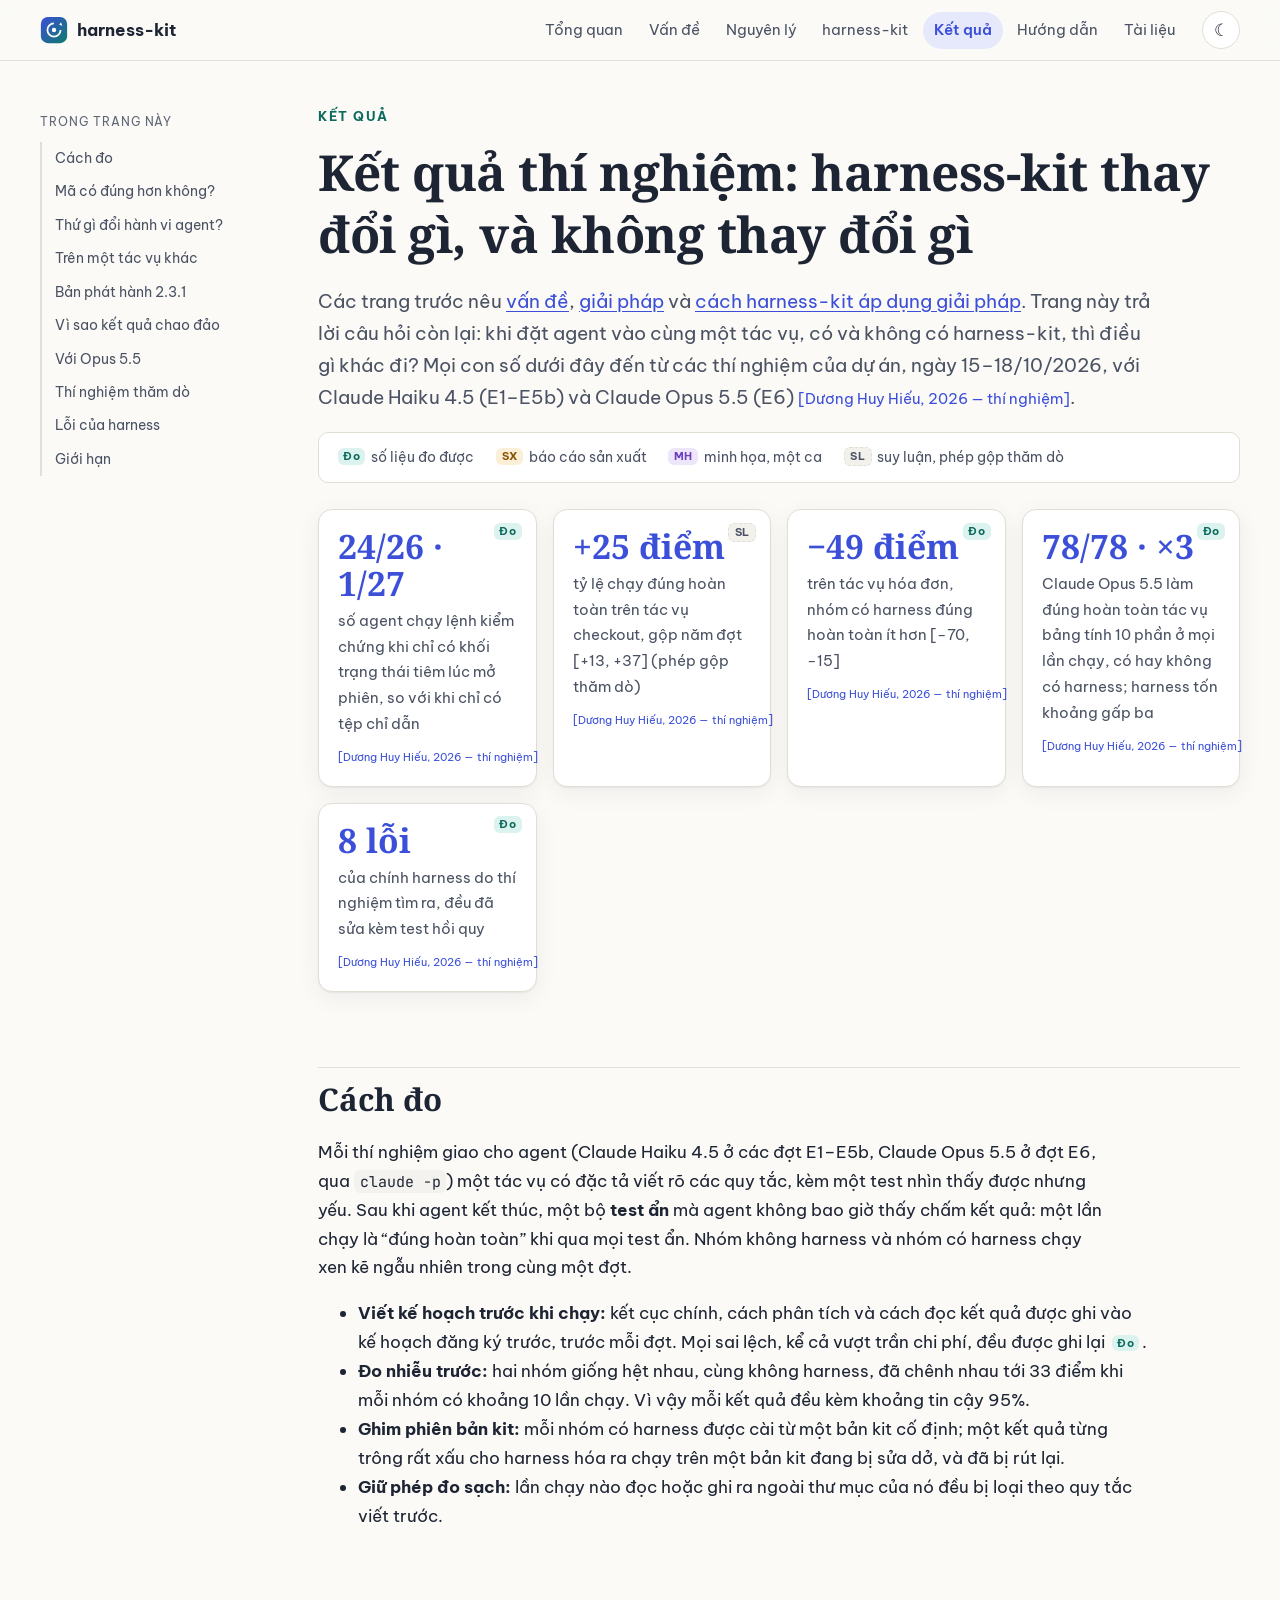
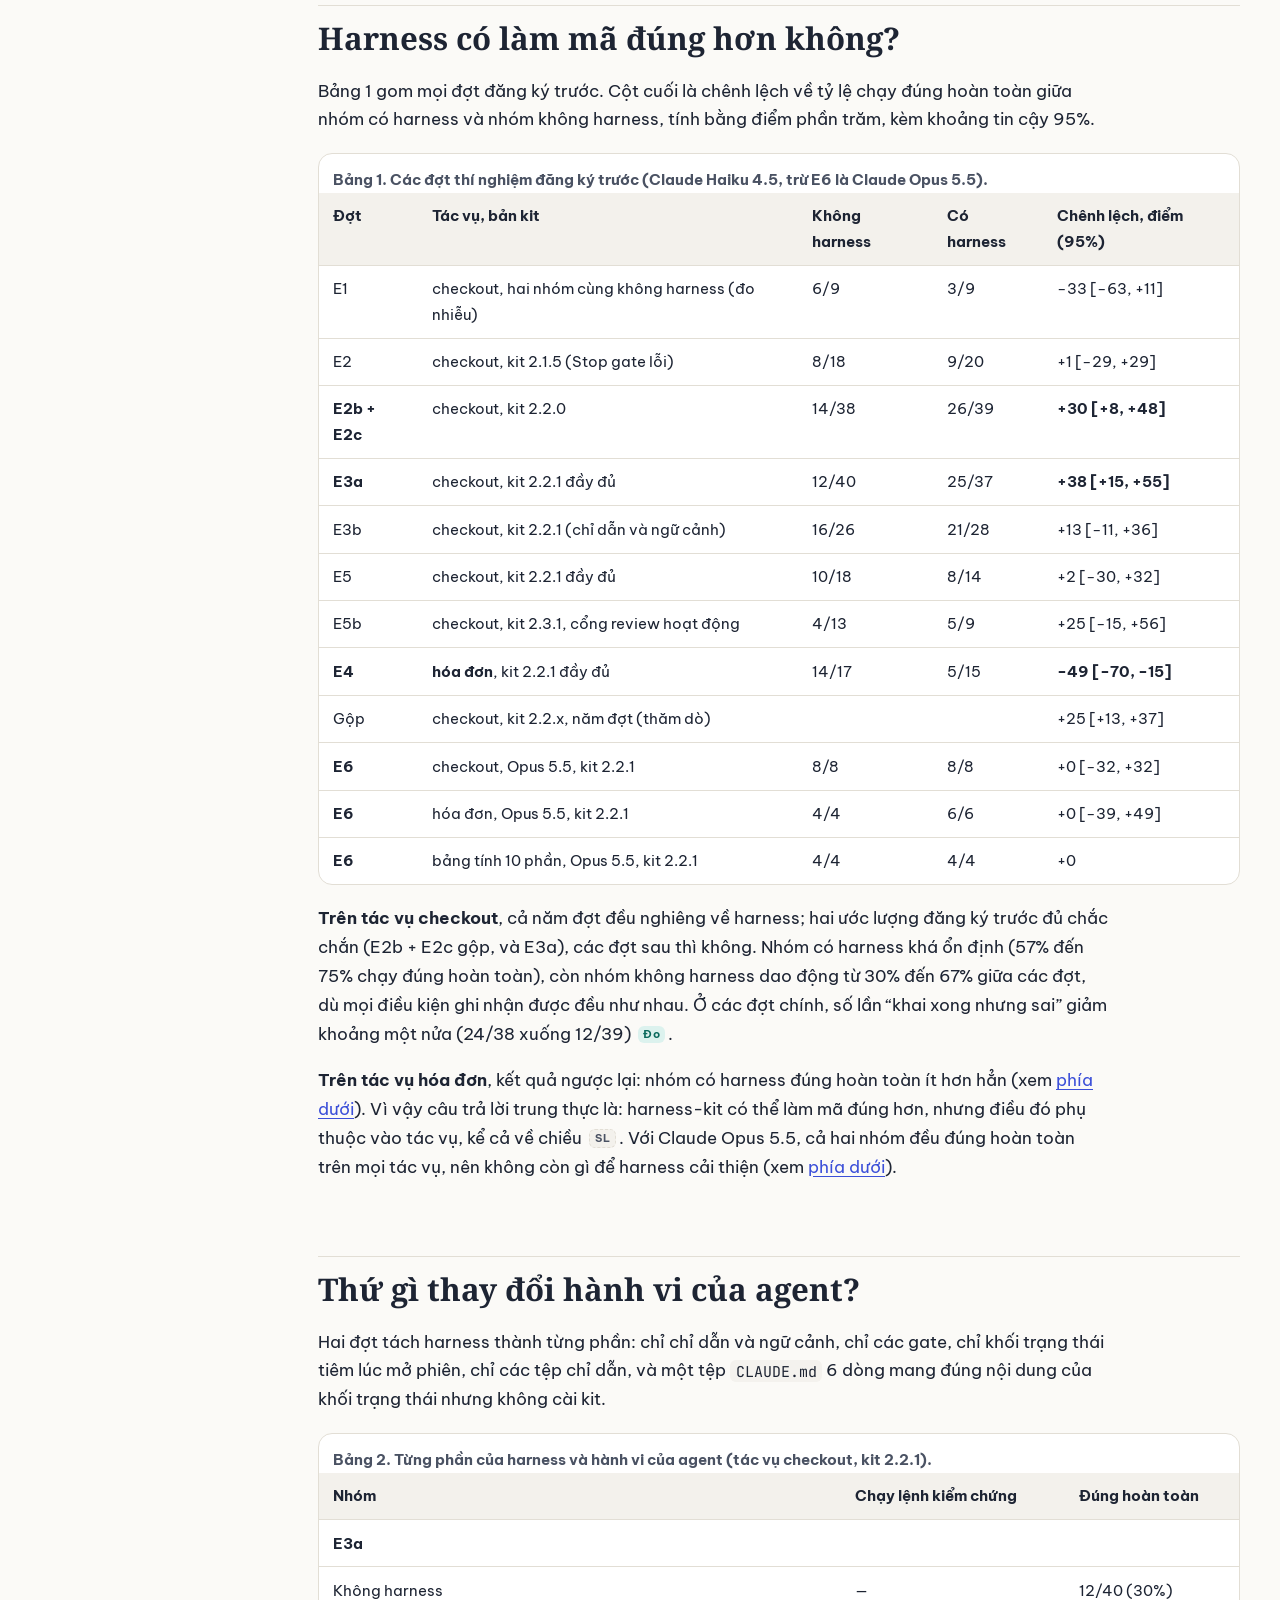
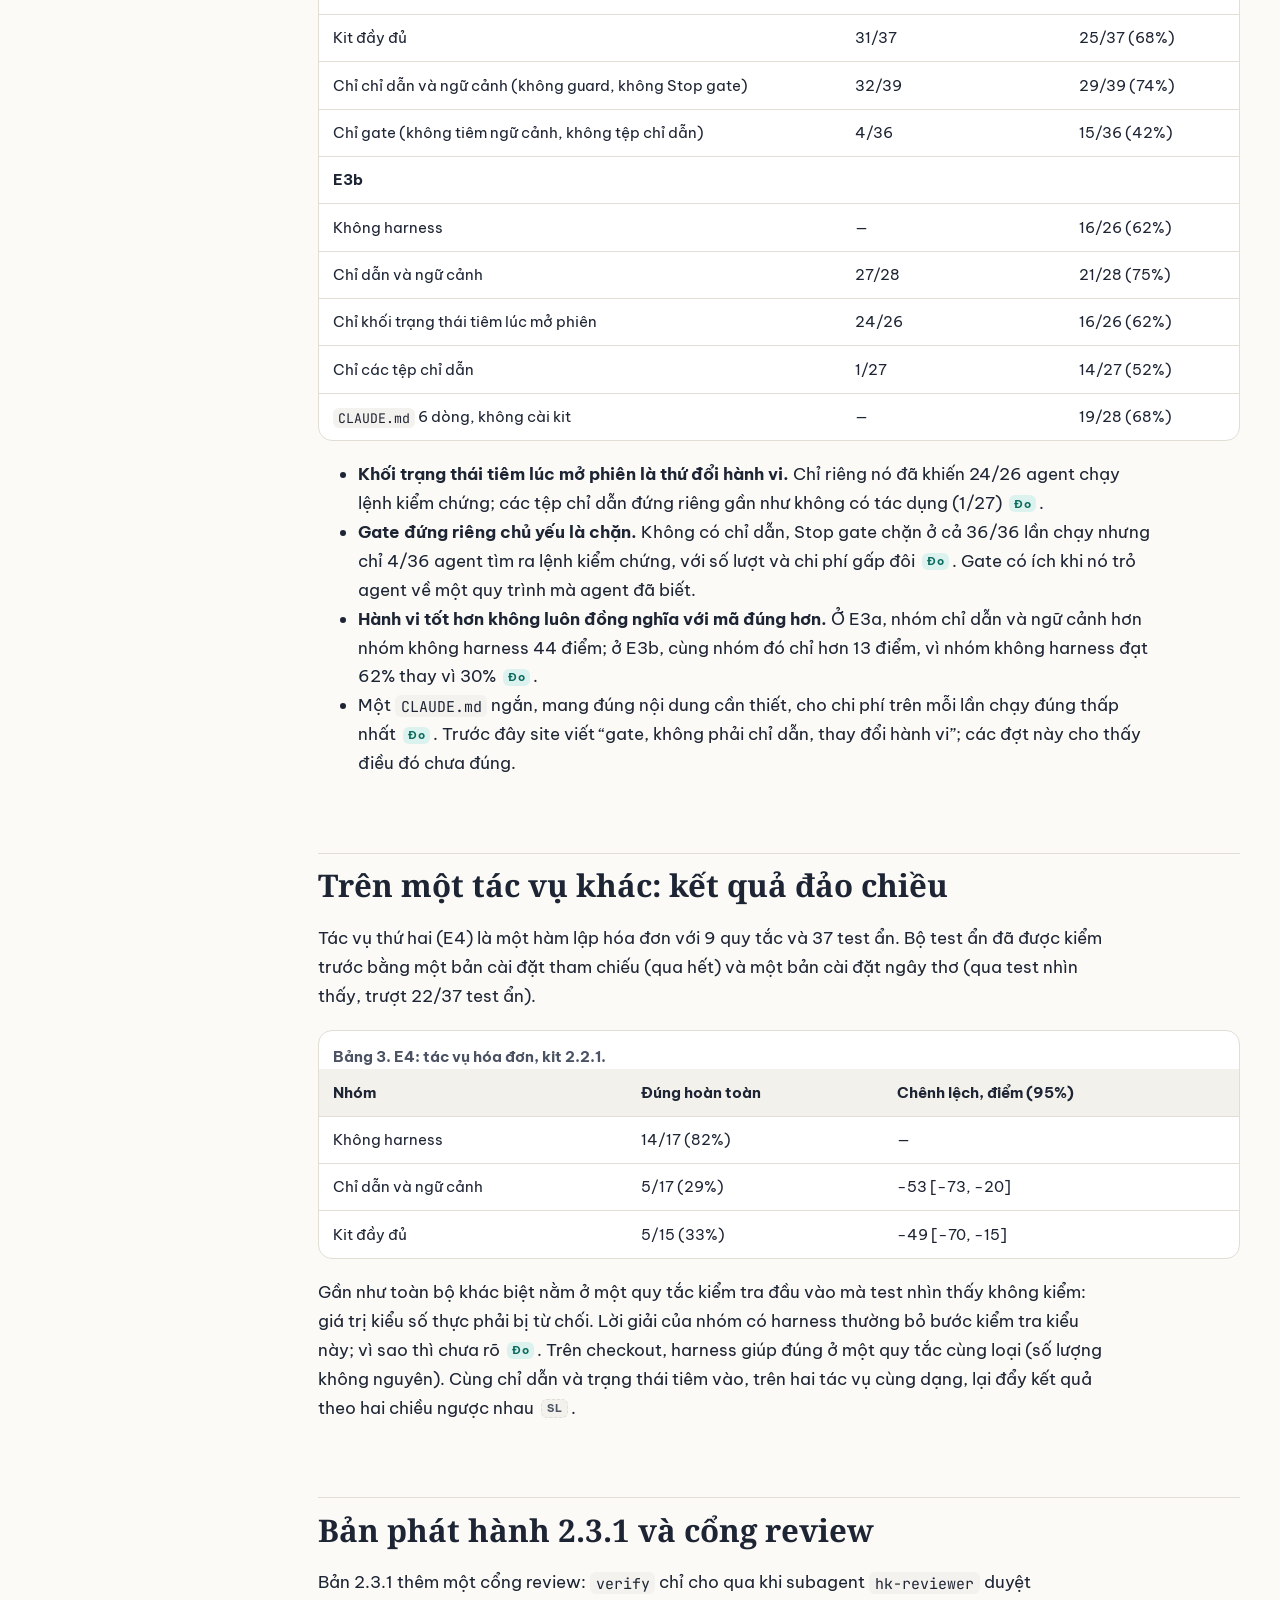
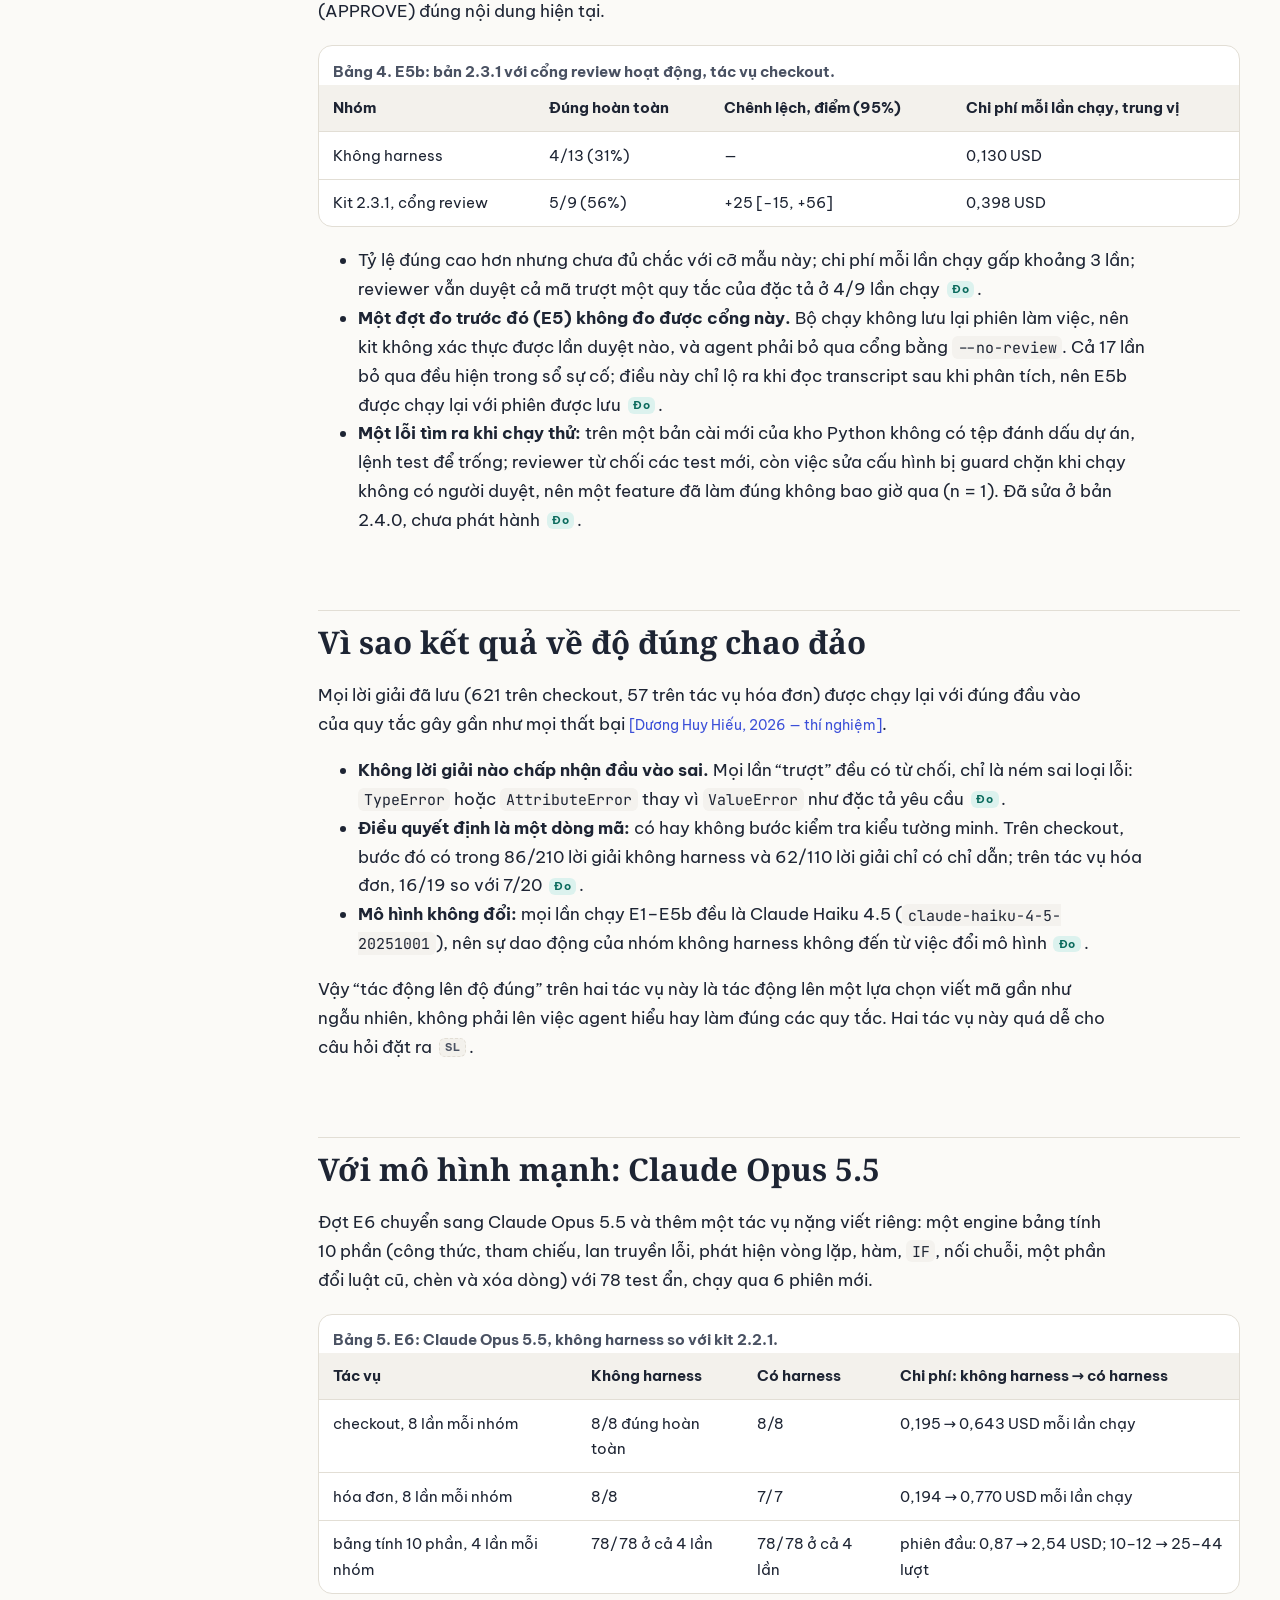
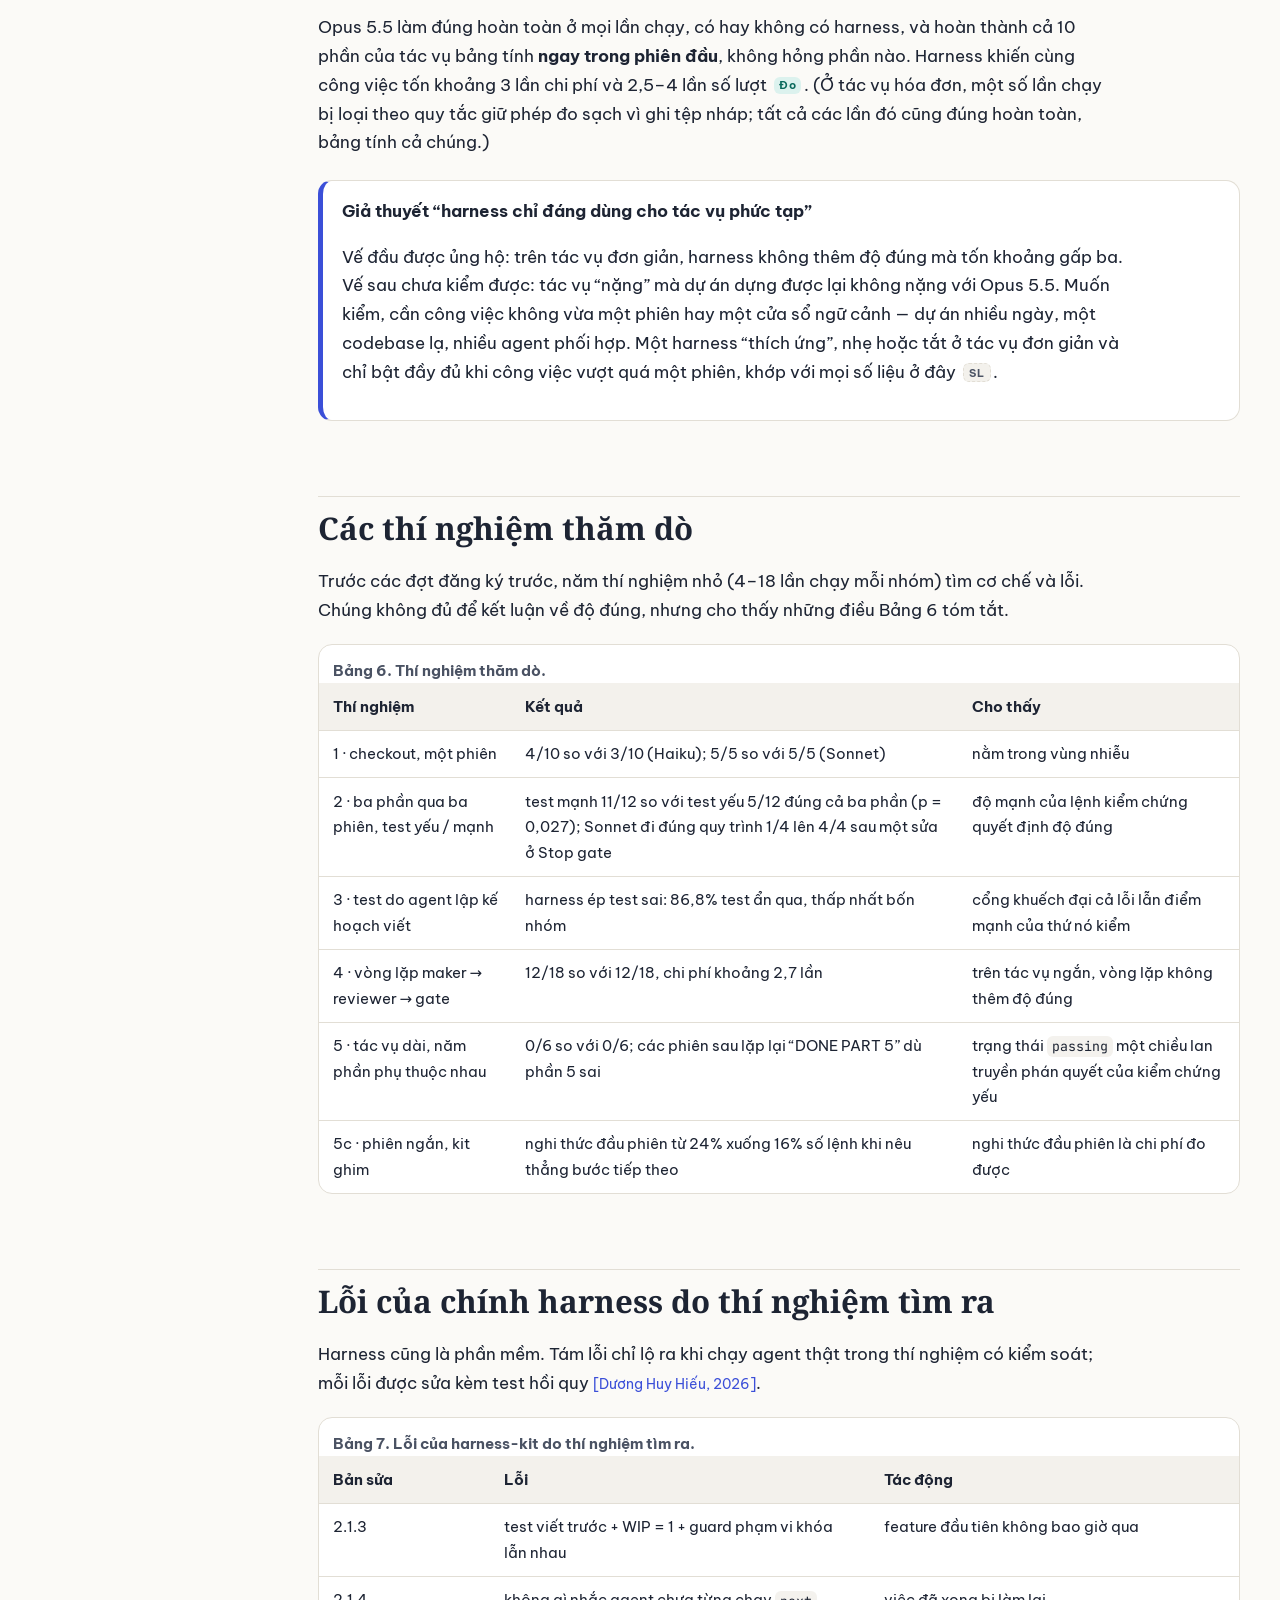
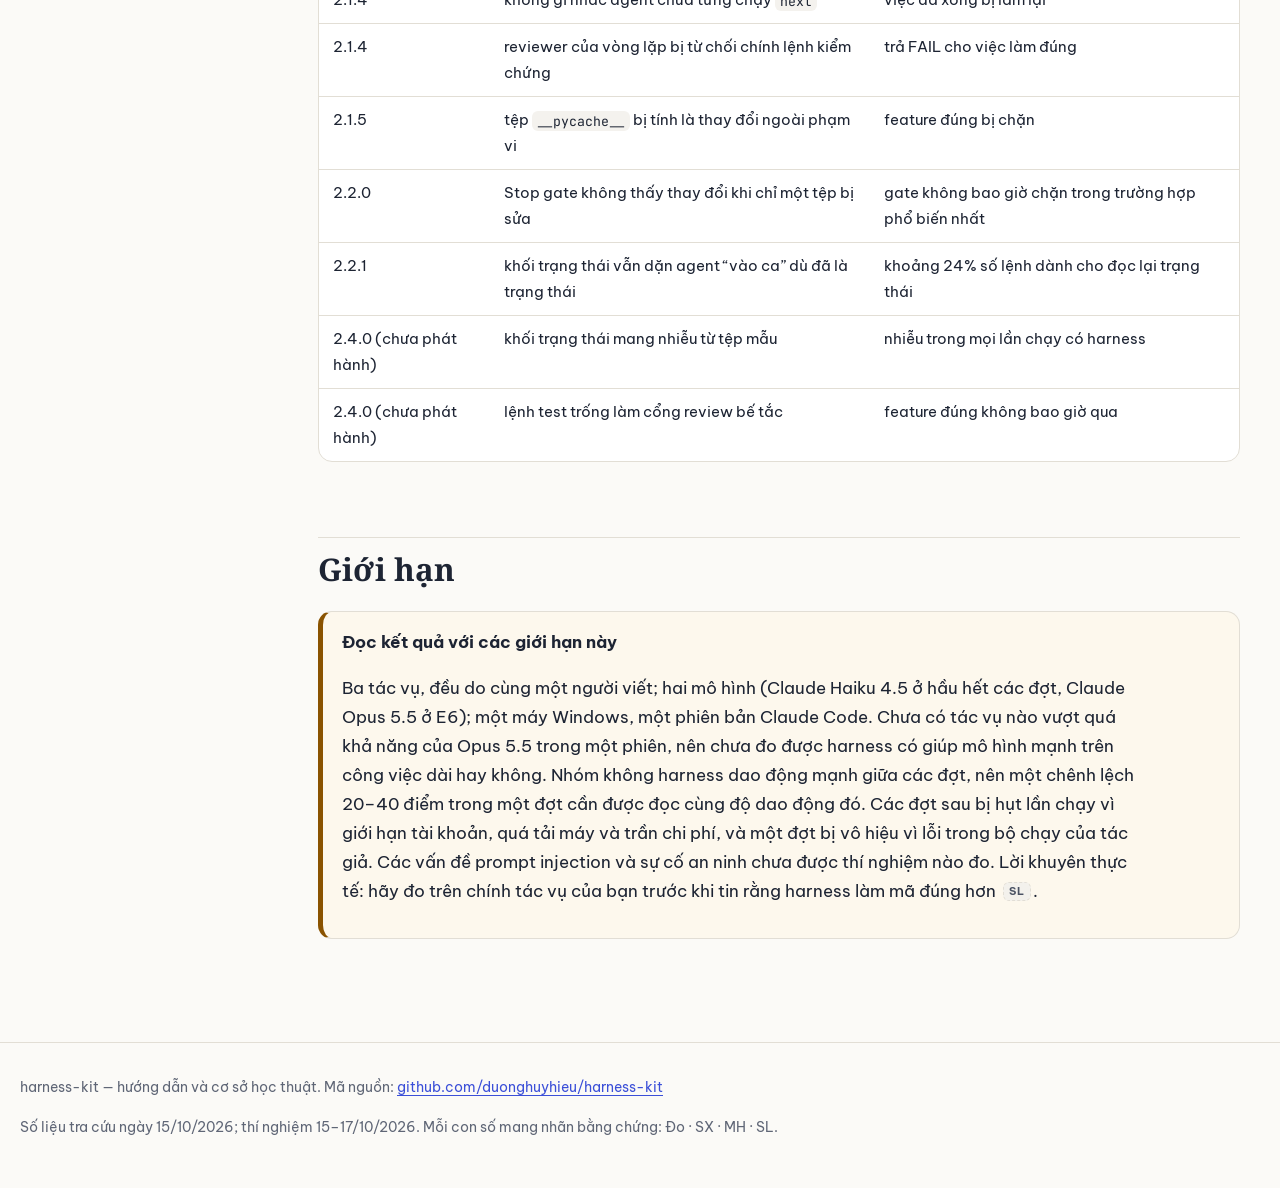
<file: results.html>
<!doctype html>
<html lang="vi">
<head>
  <meta charset="utf-8">
  <meta name="viewport" content="width=device-width, initial-scale=1">
  <title>Kết quả thí nghiệm — harness-kit</title>
  <meta name="description" content="Các thí nghiệm có đối chứng về harness-kit: harness thay đổi hành vi của agent thế nào, độ đúng của mã thay đổi ra sao trên hai tác vụ, bản phát hành 2.3.1, và các lỗi của chính harness.">
  <link rel="preconnect" href="https://fonts.googleapis.com">
  <link rel="preconnect" href="https://fonts.gstatic.com" crossorigin>
  <link href="https://fonts.googleapis.com/css2?family=Be+Vietnam+Pro:wght@400;600;700&family=Noto+Serif:wght@600;700&family=JetBrains+Mono:wght@400;600&display=swap" rel="stylesheet">
  <link rel="stylesheet" href="assets/css/style.css">
  <link rel="icon" href="assets/img/mark.svg" type="image/svg+xml">
  <script src="assets/js/boot.js"></script>
  <script defer src="assets/js/main.js"></script>
</head>
<body>
<a class="skip-link" href="#main">Bỏ qua điều hướng</a>
<div class="progress" aria-hidden="true"></div>
<header class="site-header">
  <div class="site-header__inner">
    <a class="brand" href="index.html"><img class="brand__mark" src="assets/img/mark.svg" alt="">harness-kit</a>
    <nav class="nav" aria-label="Điều hướng chính">
      <a href="index.html">Tổng quan</a>
      <a href="problems.html">Vấn đề</a>
      <a href="principles.html">Nguyên lý</a>
      <a href="harness-kit.html">harness-kit</a>
      <a href="results.html" aria-current="page">Kết quả</a>
      <a href="guide.html">Hướng dẫn</a>
      <a href="references.html">Tài liệu</a>
    </nav>
    <button class="theme-toggle" type="button" aria-label="Đổi giao diện sáng/tối">☾</button>
  </div>
</header>

<div class="page">
  <aside class="toc" aria-label="Mục lục trang">
    <p class="toc__title">Trong trang này</p>
    <ol>
      <li><a href="#cach-do">Cách đo</a></li>
      <li><a href="#cau-tra-loi">Mã có đúng hơn không?</a></li>
      <li><a href="#hanh-vi">Thứ gì đổi hành vi agent?</a></li>
      <li><a href="#tac-vu-khac">Trên một tác vụ khác</a></li>
      <li><a href="#ban-phat-hanh">Bản phát hành 2.3.1</a></li>
      <li><a href="#vi-sao">Vì sao kết quả chao đảo</a></li>
      <li><a href="#mo-hinh-manh">Với Opus 5.5</a></li>
      <li><a href="#tham-do">Thí nghiệm thăm dò</a></li>
      <li><a href="#loi-harness">Lỗi của harness</a></li>
      <li><a href="#gioi-han">Giới hạn</a></li>
    </ol>
  </aside>

  <main id="main" class="content">
    <p class="eyebrow">KẾT QUẢ</p>
    <h1>Kết quả thí nghiệm: harness-kit thay đổi gì, và không thay đổi gì</h1>
    <p class="lead">Các trang trước nêu <a href="problems.html">vấn đề</a>, <a href="principles.html">giải pháp</a> và <a href="harness-kit.html">cách harness-kit áp dụng giải pháp</a>. Trang này trả lời câu hỏi còn lại: khi đặt agent vào cùng một tác vụ, có và không có harness-kit, thì điều gì khác đi? Mọi con số dưới đây đến từ các thí nghiệm của dự án, ngày 15–18/10/2026, với Claude Haiku 4.5 (E1–E5b) và Claude Opus 5.5 (E6) <a class="cite" href="references.html#ref-harness-v2-experiments">Dương Huy Hiếu, 2026 — thí nghiệm</a>.</p>

    <div class="legend" role="note" aria-label="Chú giải nhãn bằng chứng">
      <span><span class="ev" data-evidence="do">Đo</span> số liệu đo được</span>
      <span><span class="ev" data-evidence="sx">SX</span> báo cáo sản xuất</span>
      <span><span class="ev" data-evidence="mh">MH</span> minh họa, một ca</span>
      <span><span class="ev" data-evidence="sl">SL</span> suy luận, phép gộp thăm dò</span>
    </div>

    <div class="stat-grid">
      <div class="stat" data-evidence="do"><span class="ev" data-evidence="do">Đo</span><span class="stat__value">24/26 · 1/27</span><span class="stat__label">số agent chạy lệnh kiểm chứng khi chỉ có khối trạng thái tiêm lúc mở phiên, so với khi chỉ có tệp chỉ dẫn</span><span class="stat__source"><a class="cite" href="references.html#ref-harness-v2-experiments">Dương Huy Hiếu, 2026 — thí nghiệm</a></span></div>
      <div class="stat" data-evidence="sl"><span class="ev" data-evidence="sl">SL</span><span class="stat__value">+25 điểm</span><span class="stat__label">tỷ lệ chạy đúng hoàn toàn trên tác vụ checkout, gộp năm đợt [+13, +37] (phép gộp thăm dò)</span><span class="stat__source"><a class="cite" href="references.html#ref-harness-v2-experiments">Dương Huy Hiếu, 2026 — thí nghiệm</a></span></div>
      <div class="stat" data-evidence="do"><span class="ev" data-evidence="do">Đo</span><span class="stat__value">−49 điểm</span><span class="stat__label">trên tác vụ hóa đơn, nhóm có harness đúng hoàn toàn ít hơn [−70, −15]</span><span class="stat__source"><a class="cite" href="references.html#ref-harness-v2-experiments">Dương Huy Hiếu, 2026 — thí nghiệm</a></span></div>
      <div class="stat" data-evidence="do"><span class="ev" data-evidence="do">Đo</span><span class="stat__value">78/78 · ×3</span><span class="stat__label">Claude Opus 5.5 làm đúng hoàn toàn tác vụ bảng tính 10 phần ở mọi lần chạy, có hay không có harness; harness tốn khoảng gấp ba</span><span class="stat__source"><a class="cite" href="references.html#ref-harness-v2-experiments">Dương Huy Hiếu, 2026 — thí nghiệm</a></span></div>
      <div class="stat" data-evidence="do"><span class="ev" data-evidence="do">Đo</span><span class="stat__value">8 lỗi</span><span class="stat__label">của chính harness do thí nghiệm tìm ra, đều đã sửa kèm test hồi quy</span><span class="stat__source"><a class="cite" href="references.html#ref-harness-v2-experiments">Dương Huy Hiếu, 2026 — thí nghiệm</a></span></div>
    </div>

    <section id="cach-do" class="reveal">
      <h2>Cách đo</h2>
      <p>Mỗi thí nghiệm giao cho agent (Claude Haiku 4.5 ở các đợt E1–E5b, Claude Opus 5.5 ở đợt E6, qua <code>claude -p</code>) một tác vụ có đặc tả viết rõ các quy tắc, kèm một test nhìn thấy được nhưng yếu. Sau khi agent kết thúc, một bộ <b>test ẩn</b> mà agent không bao giờ thấy chấm kết quả: một lần chạy là “đúng hoàn toàn” khi qua mọi test ẩn. Nhóm không harness và nhóm có harness chạy xen kẽ ngẫu nhiên trong cùng một đợt.</p>
      <ul>
        <li><b>Viết kế hoạch trước khi chạy:</b> kết cục chính, cách phân tích và cách đọc kết quả được ghi vào kế hoạch đăng ký trước, trước mỗi đợt. Mọi sai lệch, kể cả vượt trần chi phí, đều được ghi lại <span class="ev" data-evidence="do">Đo</span>.</li>
        <li><b>Đo nhiễu trước:</b> hai nhóm giống hệt nhau, cùng không harness, đã chênh nhau tới 33 điểm khi mỗi nhóm có khoảng 10 lần chạy. Vì vậy mỗi kết quả đều kèm khoảng tin cậy 95%.</li>
        <li><b>Ghim phiên bản kit:</b> mỗi nhóm có harness được cài từ một bản kit cố định; một kết quả từng trông rất xấu cho harness hóa ra chạy trên một bản kit đang bị sửa dở, và đã bị rút lại.</li>
        <li><b>Giữ phép đo sạch:</b> lần chạy nào đọc hoặc ghi ra ngoài thư mục của nó đều bị loại theo quy tắc viết trước.</li>
      </ul>
    </section>

    <section id="cau-tra-loi" class="reveal">
      <h2>Harness có làm mã đúng hơn không?</h2>
      <p>Bảng 1 gom mọi đợt đăng ký trước. Cột cuối là chênh lệch về tỷ lệ chạy đúng hoàn toàn giữa nhóm có harness và nhóm không harness, tính bằng điểm phần trăm, kèm khoảng tin cậy 95%.</p>
      <div class="table-wrap"><table><caption>Bảng 1. Các đợt thí nghiệm đăng ký trước (Claude Haiku 4.5, trừ E6 là Claude Opus 5.5).</caption><thead><tr><th>Đợt</th><th>Tác vụ, bản kit</th><th>Không harness</th><th>Có harness</th><th>Chênh lệch, điểm (95%)</th></tr></thead><tbody>
        <tr><td>E1</td><td>checkout, hai nhóm cùng không harness (đo nhiễu)</td><td>6/9</td><td>3/9</td><td>−33 [−63, +11]</td></tr>
        <tr><td>E2</td><td>checkout, kit 2.1.5 (Stop gate lỗi)</td><td>8/18</td><td>9/20</td><td>+1 [−29, +29]</td></tr>
        <tr><td><b>E2b + E2c</b></td><td>checkout, kit 2.2.0</td><td>14/38</td><td>26/39</td><td><b>+30 [+8, +48]</b></td></tr>
        <tr><td><b>E3a</b></td><td>checkout, kit 2.2.1 đầy đủ</td><td>12/40</td><td>25/37</td><td><b>+38 [+15, +55]</b></td></tr>
        <tr><td>E3b</td><td>checkout, kit 2.2.1 (chỉ dẫn và ngữ cảnh)</td><td>16/26</td><td>21/28</td><td>+13 [−11, +36]</td></tr>
        <tr><td>E5</td><td>checkout, kit 2.2.1 đầy đủ</td><td>10/18</td><td>8/14</td><td>+2 [−30, +32]</td></tr>
        <tr><td>E5b</td><td>checkout, kit 2.3.1, cổng review hoạt động</td><td>4/13</td><td>5/9</td><td>+25 [−15, +56]</td></tr>
        <tr><td><b>E4</b></td><td><b>hóa đơn</b>, kit 2.2.1 đầy đủ</td><td>14/17</td><td>5/15</td><td><b>−49 [−70, −15]</b></td></tr>
        <tr><td>Gộp</td><td>checkout, kit 2.2.x, năm đợt (thăm dò)</td><td colspan="2"></td><td>+25 [+13, +37]</td></tr>
        <tr><td><b>E6</b></td><td>checkout, Opus 5.5, kit 2.2.1</td><td>8/8</td><td>8/8</td><td>+0 [−32, +32]</td></tr>
        <tr><td><b>E6</b></td><td>hóa đơn, Opus 5.5, kit 2.2.1</td><td>4/4</td><td>6/6</td><td>+0 [−39, +49]</td></tr>
        <tr><td><b>E6</b></td><td>bảng tính 10 phần, Opus 5.5, kit 2.2.1</td><td>4/4</td><td>4/4</td><td>+0</td></tr>
      </tbody></table></div>
      <p><b>Trên tác vụ checkout</b>, cả năm đợt đều nghiêng về harness; hai ước lượng đăng ký trước đủ chắc chắn (E2b + E2c gộp, và E3a), các đợt sau thì không. Nhóm có harness khá ổn định (57% đến 75% chạy đúng hoàn toàn), còn nhóm không harness dao động từ 30% đến 67% giữa các đợt, dù mọi điều kiện ghi nhận được đều như nhau. Ở các đợt chính, số lần “khai xong nhưng sai” giảm khoảng một nửa (24/38 xuống 12/39) <span class="ev" data-evidence="do">Đo</span>.</p>
      <p><b>Trên tác vụ hóa đơn</b>, kết quả ngược lại: nhóm có harness đúng hoàn toàn ít hơn hẳn (xem <a href="#tac-vu-khac">phía dưới</a>). Vì vậy câu trả lời trung thực là: harness-kit có thể làm mã đúng hơn, nhưng điều đó phụ thuộc vào tác vụ, kể cả về chiều <span class="ev" data-evidence="sl">SL</span>. Với Claude Opus 5.5, cả hai nhóm đều đúng hoàn toàn trên mọi tác vụ, nên không còn gì để harness cải thiện (xem <a href="#mo-hinh-manh">phía dưới</a>).</p>
    </section>

    <section id="hanh-vi" class="reveal">
      <h2>Thứ gì thay đổi hành vi của agent?</h2>
      <p>Hai đợt tách harness thành từng phần: chỉ chỉ dẫn và ngữ cảnh, chỉ các gate, chỉ khối trạng thái tiêm lúc mở phiên, chỉ các tệp chỉ dẫn, và một tệp <code>CLAUDE.md</code> 6 dòng mang đúng nội dung của khối trạng thái nhưng không cài kit.</p>
      <div class="table-wrap"><table><caption>Bảng 2. Từng phần của harness và hành vi của agent (tác vụ checkout, kit 2.2.1).</caption><thead><tr><th>Nhóm</th><th>Chạy lệnh kiểm chứng</th><th>Đúng hoàn toàn</th></tr></thead><tbody>
        <tr><td colspan="3"><b>E3a</b></td></tr>
        <tr><td>Không harness</td><td>—</td><td>12/40 (30%)</td></tr>
        <tr><td>Kit đầy đủ</td><td>31/37</td><td>25/37 (68%)</td></tr>
        <tr><td>Chỉ chỉ dẫn và ngữ cảnh (không guard, không Stop gate)</td><td>32/39</td><td>29/39 (74%)</td></tr>
        <tr><td>Chỉ gate (không tiêm ngữ cảnh, không tệp chỉ dẫn)</td><td>4/36</td><td>15/36 (42%)</td></tr>
        <tr><td colspan="3"><b>E3b</b></td></tr>
        <tr><td>Không harness</td><td>—</td><td>16/26 (62%)</td></tr>
        <tr><td>Chỉ dẫn và ngữ cảnh</td><td>27/28</td><td>21/28 (75%)</td></tr>
        <tr><td>Chỉ khối trạng thái tiêm lúc mở phiên</td><td>24/26</td><td>16/26 (62%)</td></tr>
        <tr><td>Chỉ các tệp chỉ dẫn</td><td>1/27</td><td>14/27 (52%)</td></tr>
        <tr><td><code>CLAUDE.md</code> 6 dòng, không cài kit</td><td>—</td><td>19/28 (68%)</td></tr>
      </tbody></table></div>
      <ul>
        <li><b>Khối trạng thái tiêm lúc mở phiên là thứ đổi hành vi.</b> Chỉ riêng nó đã khiến 24/26 agent chạy lệnh kiểm chứng; các tệp chỉ dẫn đứng riêng gần như không có tác dụng (1/27) <span class="ev" data-evidence="do">Đo</span>.</li>
        <li><b>Gate đứng riêng chủ yếu là chặn.</b> Không có chỉ dẫn, Stop gate chặn ở cả 36/36 lần chạy nhưng chỉ 4/36 agent tìm ra lệnh kiểm chứng, với số lượt và chi phí gấp đôi <span class="ev" data-evidence="do">Đo</span>. Gate có ích khi nó trỏ agent về một quy trình mà agent đã biết.</li>
        <li><b>Hành vi tốt hơn không luôn đồng nghĩa với mã đúng hơn.</b> Ở E3a, nhóm chỉ dẫn và ngữ cảnh hơn nhóm không harness 44 điểm; ở E3b, cùng nhóm đó chỉ hơn 13 điểm, vì nhóm không harness đạt 62% thay vì 30% <span class="ev" data-evidence="do">Đo</span>.</li>
        <li>Một <code>CLAUDE.md</code> ngắn, mang đúng nội dung cần thiết, cho chi phí trên mỗi lần chạy đúng thấp nhất <span class="ev" data-evidence="do">Đo</span>. Trước đây site viết “gate, không phải chỉ dẫn, thay đổi hành vi”; các đợt này cho thấy điều đó chưa đúng.</li>
      </ul>
    </section>

    <section id="tac-vu-khac" class="reveal">
      <h2>Trên một tác vụ khác: kết quả đảo chiều</h2>
      <p>Tác vụ thứ hai (E4) là một hàm lập hóa đơn với 9 quy tắc và 37 test ẩn. Bộ test ẩn đã được kiểm trước bằng một bản cài đặt tham chiếu (qua hết) và một bản cài đặt ngây thơ (qua test nhìn thấy, trượt 22/37 test ẩn).</p>
      <div class="table-wrap"><table><caption>Bảng 3. E4: tác vụ hóa đơn, kit 2.2.1.</caption><thead><tr><th>Nhóm</th><th>Đúng hoàn toàn</th><th>Chênh lệch, điểm (95%)</th></tr></thead><tbody>
        <tr><td>Không harness</td><td>14/17 (82%)</td><td>—</td></tr>
        <tr><td>Chỉ dẫn và ngữ cảnh</td><td>5/17 (29%)</td><td>−53 [−73, −20]</td></tr>
        <tr><td>Kit đầy đủ</td><td>5/15 (33%)</td><td>−49 [−70, −15]</td></tr>
      </tbody></table></div>
      <p>Gần như toàn bộ khác biệt nằm ở một quy tắc kiểm tra đầu vào mà test nhìn thấy không kiểm: giá trị kiểu số thực phải bị từ chối. Lời giải của nhóm có harness thường bỏ bước kiểm tra kiểu này; vì sao thì chưa rõ <span class="ev" data-evidence="do">Đo</span>. Trên checkout, harness giúp đúng ở một quy tắc cùng loại (số lượng không nguyên). Cùng chỉ dẫn và trạng thái tiêm vào, trên hai tác vụ cùng dạng, lại đẩy kết quả theo hai chiều ngược nhau <span class="ev" data-evidence="sl">SL</span>.</p>
    </section>

    <section id="ban-phat-hanh" class="reveal">
      <h2>Bản phát hành 2.3.1 và cổng review</h2>
      <p>Bản 2.3.1 thêm một cổng review: <code>verify</code> chỉ cho qua khi subagent <code>hk-reviewer</code> duyệt (APPROVE) đúng nội dung hiện tại.</p>
      <div class="table-wrap"><table><caption>Bảng 4. E5b: bản 2.3.1 với cổng review hoạt động, tác vụ checkout.</caption><thead><tr><th>Nhóm</th><th>Đúng hoàn toàn</th><th>Chênh lệch, điểm (95%)</th><th>Chi phí mỗi lần chạy, trung vị</th></tr></thead><tbody>
        <tr><td>Không harness</td><td>4/13 (31%)</td><td>—</td><td>0,130 USD</td></tr>
        <tr><td>Kit 2.3.1, cổng review</td><td>5/9 (56%)</td><td>+25 [−15, +56]</td><td>0,398 USD</td></tr>
      </tbody></table></div>
      <ul>
        <li>Tỷ lệ đúng cao hơn nhưng chưa đủ chắc với cỡ mẫu này; chi phí mỗi lần chạy gấp khoảng 3 lần; reviewer vẫn duyệt cả mã trượt một quy tắc của đặc tả ở 4/9 lần chạy <span class="ev" data-evidence="do">Đo</span>.</li>
        <li><b>Một đợt đo trước đó (E5) không đo được cổng này.</b> Bộ chạy không lưu lại phiên làm việc, nên kit không xác thực được lần duyệt nào, và agent phải bỏ qua cổng bằng <code>--no-review</code>. Cả 17 lần bỏ qua đều hiện trong sổ sự cố; điều này chỉ lộ ra khi đọc transcript sau khi phân tích, nên E5b được chạy lại với phiên được lưu <span class="ev" data-evidence="do">Đo</span>.</li>
        <li><b>Một lỗi tìm ra khi chạy thử:</b> trên một bản cài mới của kho Python không có tệp đánh dấu dự án, lệnh test để trống; reviewer từ chối các test mới, còn việc sửa cấu hình bị guard chặn khi chạy không có người duyệt, nên một feature đã làm đúng không bao giờ qua (n = 1). Đã sửa ở bản 2.4.0, chưa phát hành <span class="ev" data-evidence="do">Đo</span>.</li>
      </ul>
    </section>

    <section id="vi-sao" class="reveal">
      <h2>Vì sao kết quả về độ đúng chao đảo</h2>
      <p>Mọi lời giải đã lưu (621 trên checkout, 57 trên tác vụ hóa đơn) được chạy lại với đúng đầu vào của quy tắc gây gần như mọi thất bại <a class="cite" href="references.html#ref-harness-v2-experiments">Dương Huy Hiếu, 2026 — thí nghiệm</a>.</p>
      <ul>
        <li><b>Không lời giải nào chấp nhận đầu vào sai.</b> Mọi lần “trượt” đều có từ chối, chỉ là ném sai loại lỗi: <code>TypeError</code> hoặc <code>AttributeError</code> thay vì <code>ValueError</code> như đặc tả yêu cầu <span class="ev" data-evidence="do">Đo</span>.</li>
        <li><b>Điều quyết định là một dòng mã:</b> có hay không bước kiểm tra kiểu tường minh. Trên checkout, bước đó có trong 86/210 lời giải không harness và 62/110 lời giải chỉ có chỉ dẫn; trên tác vụ hóa đơn, 16/19 so với 7/20 <span class="ev" data-evidence="do">Đo</span>.</li>
        <li><b>Mô hình không đổi:</b> mọi lần chạy E1–E5b đều là Claude Haiku 4.5 (<code>claude-haiku-4-5-20251001</code>), nên sự dao động của nhóm không harness không đến từ việc đổi mô hình <span class="ev" data-evidence="do">Đo</span>.</li>
      </ul>
      <p>Vậy “tác động lên độ đúng” trên hai tác vụ này là tác động lên một lựa chọn viết mã gần như ngẫu nhiên, không phải lên việc agent hiểu hay làm đúng các quy tắc. Hai tác vụ này quá dễ cho câu hỏi đặt ra <span class="ev" data-evidence="sl">SL</span>.</p>
    </section>

    <section id="mo-hinh-manh" class="reveal">
      <h2>Với mô hình mạnh: Claude Opus 5.5</h2>
      <p>Đợt E6 chuyển sang Claude Opus 5.5 và thêm một tác vụ nặng viết riêng: một engine bảng tính 10 phần (công thức, tham chiếu, lan truyền lỗi, phát hiện vòng lặp, hàm, <code>IF</code>, nối chuỗi, một phần đổi luật cũ, chèn và xóa dòng) với 78 test ẩn, chạy qua 6 phiên mới.</p>
      <div class="table-wrap"><table><caption>Bảng 5. E6: Claude Opus 5.5, không harness so với kit 2.2.1.</caption><thead><tr><th>Tác vụ</th><th>Không harness</th><th>Có harness</th><th>Chi phí: không harness → có harness</th></tr></thead><tbody>
        <tr><td>checkout, 8 lần mỗi nhóm</td><td>8/8 đúng hoàn toàn</td><td>8/8</td><td>0,195 → 0,643 USD mỗi lần chạy</td></tr>
        <tr><td>hóa đơn, 8 lần mỗi nhóm</td><td>8/8</td><td>7/7</td><td>0,194 → 0,770 USD mỗi lần chạy</td></tr>
        <tr><td>bảng tính 10 phần, 4 lần mỗi nhóm</td><td>78/78 ở cả 4 lần</td><td>78/78 ở cả 4 lần</td><td>phiên đầu: 0,87 → 2,54 USD; 10–12 → 25–44 lượt</td></tr>
      </tbody></table></div>
      <p>Opus 5.5 làm đúng hoàn toàn ở mọi lần chạy, có hay không có harness, và hoàn thành cả 10 phần của tác vụ bảng tính <b>ngay trong phiên đầu</b>, không hỏng phần nào. Harness khiến cùng công việc tốn khoảng 3 lần chi phí và 2,5–4 lần số lượt <span class="ev" data-evidence="do">Đo</span>. (Ở tác vụ hóa đơn, một số lần chạy bị loại theo quy tắc giữ phép đo sạch vì ghi tệp nháp; tất cả các lần đó cũng đúng hoàn toàn, bảng tính cả chúng.)</p>
      <div class="callout callout--note"><p class="callout__title">Giả thuyết “harness chỉ đáng dùng cho tác vụ phức tạp”</p>
        <p>Vế đầu được ủng hộ: trên tác vụ đơn giản, harness không thêm độ đúng mà tốn khoảng gấp ba. Vế sau chưa kiểm được: tác vụ “nặng” mà dự án dựng được lại không nặng với Opus 5.5. Muốn kiểm, cần công việc không vừa một phiên hay một cửa sổ ngữ cảnh — dự án nhiều ngày, một codebase lạ, nhiều agent phối hợp. Một harness “thích ứng”, nhẹ hoặc tắt ở tác vụ đơn giản và chỉ bật đầy đủ khi công việc vượt quá một phiên, khớp với mọi số liệu ở đây <span class="ev" data-evidence="sl">SL</span>.</p></div>
    </section>

    <section id="tham-do" class="reveal">
      <h2>Các thí nghiệm thăm dò</h2>
      <p>Trước các đợt đăng ký trước, năm thí nghiệm nhỏ (4–18 lần chạy mỗi nhóm) tìm cơ chế và lỗi. Chúng không đủ để kết luận về độ đúng, nhưng cho thấy những điều Bảng 6 tóm tắt.</p>
      <div class="table-wrap"><table><caption>Bảng 6. Thí nghiệm thăm dò.</caption><thead><tr><th>Thí nghiệm</th><th>Kết quả</th><th>Cho thấy</th></tr></thead><tbody>
        <tr><td>1 · checkout, một phiên</td><td>4/10 so với 3/10 (Haiku); 5/5 so với 5/5 (Sonnet)</td><td>nằm trong vùng nhiễu</td></tr>
        <tr><td>2 · ba phần qua ba phiên, test yếu / mạnh</td><td>test mạnh 11/12 so với test yếu 5/12 đúng cả ba phần (p = 0,027); Sonnet đi đúng quy trình 1/4 lên 4/4 sau một sửa ở Stop gate</td><td>độ mạnh của lệnh kiểm chứng quyết định độ đúng</td></tr>
        <tr><td>3 · test do agent lập kế hoạch viết</td><td>harness ép test sai: 86,8% test ẩn qua, thấp nhất bốn nhóm</td><td>cổng khuếch đại cả lỗi lẫn điểm mạnh của thứ nó kiểm</td></tr>
        <tr><td>4 · vòng lặp maker → reviewer → gate</td><td>12/18 so với 12/18, chi phí khoảng 2,7 lần</td><td>trên tác vụ ngắn, vòng lặp không thêm độ đúng</td></tr>
        <tr><td>5 · tác vụ dài, năm phần phụ thuộc nhau</td><td>0/6 so với 0/6; các phiên sau lặp lại “DONE PART 5” dù phần 5 sai</td><td>trạng thái <code>passing</code> một chiều lan truyền phán quyết của kiểm chứng yếu</td></tr>
        <tr><td>5c · phiên ngắn, kit ghim</td><td>nghi thức đầu phiên từ 24% xuống 16% số lệnh khi nêu thẳng bước tiếp theo</td><td>nghi thức đầu phiên là chi phí đo được</td></tr>
      </tbody></table></div>
    </section>

    <section id="loi-harness" class="reveal">
      <h2>Lỗi của chính harness do thí nghiệm tìm ra</h2>
      <p>Harness cũng là phần mềm. Tám lỗi chỉ lộ ra khi chạy agent thật trong thí nghiệm có kiểm soát; mỗi lỗi được sửa kèm test hồi quy <a class="cite" href="references.html#ref-harness-kit">Dương Huy Hiếu, 2026</a>.</p>
      <div class="table-wrap"><table><caption>Bảng 7. Lỗi của harness-kit do thí nghiệm tìm ra.</caption><thead><tr><th>Bản sửa</th><th>Lỗi</th><th>Tác động</th></tr></thead><tbody>
        <tr><td>2.1.3</td><td>test viết trước + WIP = 1 + guard phạm vi khóa lẫn nhau</td><td>feature đầu tiên không bao giờ qua</td></tr>
        <tr><td>2.1.4</td><td>không gì nhắc agent chưa từng chạy <code>next</code></td><td>việc đã xong bị làm lại</td></tr>
        <tr><td>2.1.4</td><td>reviewer của vòng lặp bị từ chối chính lệnh kiểm chứng</td><td>trả FAIL cho việc làm đúng</td></tr>
        <tr><td>2.1.5</td><td>tệp <code>__pycache__</code> bị tính là thay đổi ngoài phạm vi</td><td>feature đúng bị chặn</td></tr>
        <tr><td>2.2.0</td><td>Stop gate không thấy thay đổi khi chỉ một tệp bị sửa</td><td>gate không bao giờ chặn trong trường hợp phổ biến nhất</td></tr>
        <tr><td>2.2.1</td><td>khối trạng thái vẫn dặn agent “vào ca” dù đã là trạng thái</td><td>khoảng 24% số lệnh dành cho đọc lại trạng thái</td></tr>
        <tr><td>2.4.0 (chưa phát hành)</td><td>khối trạng thái mang nhiễu từ tệp mẫu</td><td>nhiễu trong mọi lần chạy có harness</td></tr>
        <tr><td>2.4.0 (chưa phát hành)</td><td>lệnh test trống làm cổng review bế tắc</td><td>feature đúng không bao giờ qua</td></tr>
      </tbody></table></div>
    </section>

    <section id="gioi-han" class="reveal">
      <h2>Giới hạn</h2>
      <div class="callout callout--warn"><p class="callout__title">Đọc kết quả với các giới hạn này</p>
        <p>Ba tác vụ, đều do cùng một người viết; hai mô hình (Claude Haiku 4.5 ở hầu hết các đợt, Claude Opus 5.5 ở E6); một máy Windows, một phiên bản Claude Code. Chưa có tác vụ nào vượt quá khả năng của Opus 5.5 trong một phiên, nên chưa đo được harness có giúp mô hình mạnh trên công việc dài hay không. Nhóm không harness dao động mạnh giữa các đợt, nên một chênh lệch 20–40 điểm trong một đợt cần được đọc cùng độ dao động đó. Các đợt sau bị hụt lần chạy vì giới hạn tài khoản, quá tải máy và trần chi phí, và một đợt bị vô hiệu vì lỗi trong bộ chạy của tác giả. Các vấn đề prompt injection và sự cố an ninh chưa được thí nghiệm nào đo. Lời khuyên thực tế: hãy đo trên chính tác vụ của bạn trước khi tin rằng harness làm mã đúng hơn <span class="ev" data-evidence="sl">SL</span>.</p></div>
    </section>
  </main>
</div>

<footer class="site-footer">
  <div class="site-footer__inner">
    <span>harness-kit — hướng dẫn và cơ sở học thuật. Mã nguồn: <a href="https://github.com/duonghuyhieu/harness-kit">github.com/duonghuyhieu/harness-kit</a></span>
    <span>Số liệu tra cứu ngày 15/10/2026; thí nghiệm 15–17/10/2026. Mỗi con số mang nhãn bằng chứng: Đo · SX · MH · SL.</span>
  </div>
</footer>
</body>
</html>
</file>
<file: assets/css/style.css>
/* harness-tutorial — design system. Academic first: readable serif headings, generous measure, every number tagged
   with its evidence type. Motion is decorative only and switched off under prefers-reduced-motion. */

:root {
  --bg: #fbfaf7;
  --surface: #ffffff;
  --surface-2: #f3f1ec;
  --ink: #1d2433;
  --ink-2: #4a5263;
  --muted: #5f6676;
  --line: #e2ded5;
  --accent: #3b4fd8;
  --accent-soft: #e6e9fb;
  --teal: #0b6a5d;
  --teal-soft: #dcf2ee;
  --amber: #8a5300;
  --amber-soft: #fbefd8;
  --red: #c0352b;
  --red-soft: #fbe3e0;
  --violet: #6d3fc0;
  --violet-soft: #ede6fa;
  --code-bg: #f4f2ee;
  --shadow: 0 1px 2px rgba(20, 24, 40, .06), 0 6px 24px rgba(20, 24, 40, .06);
  --radius: 14px;
  --measure: 72ch;
  --font-body: "Be Vietnam Pro", "Segoe UI", system-ui, -apple-system, sans-serif;
  --font-serif: "Noto Serif", Georgia, "Times New Roman", serif;
  --font-mono: "JetBrains Mono", "Cascadia Code", Consolas, monospace;
  color-scheme: light;
}

@media (prefers-color-scheme: dark) {
  :root:not([data-theme="light"]) {
    --bg: #12151c; --surface: #191d26; --surface-2: #20252f; --ink: #e8eaf0; --ink-2: #b9bfcc; --muted: #8b93a3;
    --line: #2c323e; --accent: #8c9bff; --accent-soft: #252c52; --teal: #4fd1bd; --teal-soft: #173a35;
    --amber: #f2b45c; --amber-soft: #3a2e17; --red: #ff8a7f; --red-soft: #3d2220; --violet: #b99bff;
    --violet-soft: #2e2547; --code-bg: #1f2430; --shadow: 0 1px 2px rgba(0, 0, 0, .3), 0 8px 28px rgba(0, 0, 0, .35);
    color-scheme: dark;
  }
}
:root[data-theme="dark"] {
  --bg: #12151c; --surface: #191d26; --surface-2: #20252f; --ink: #e8eaf0; --ink-2: #b9bfcc; --muted: #8b93a3;
  --line: #2c323e; --accent: #8c9bff; --accent-soft: #252c52; --teal: #4fd1bd; --teal-soft: #173a35;
  --amber: #f2b45c; --amber-soft: #3a2e17; --red: #ff8a7f; --red-soft: #3d2220; --violet: #b99bff;
  --violet-soft: #2e2547; --code-bg: #1f2430; --shadow: 0 1px 2px rgba(0, 0, 0, .3), 0 8px 28px rgba(0, 0, 0, .35);
  color-scheme: dark;
}

* { box-sizing: border-box; }
html { scroll-behavior: smooth; scroll-padding-top: 84px; }
body {
  margin: 0; background: var(--bg); color: var(--ink); font-family: var(--font-body); font-size: 17px;
  line-height: 1.7; -webkit-font-smoothing: antialiased;
}
img, svg { max-width: 100%; }
a { color: var(--accent); text-underline-offset: 3px; }
a:hover { text-decoration-thickness: 2px; }
:focus-visible { outline: 3px solid var(--accent); outline-offset: 2px; border-radius: 4px; }
h1, h2, h3, h4 { font-family: var(--font-serif); line-height: 1.25; color: var(--ink); }
h1 { font-size: clamp(2rem, 4.2vw, 3.1rem); margin: .2em 0 .4em; letter-spacing: -.01em; }
h2 { font-size: clamp(1.45rem, 2.6vw, 1.95rem); margin: 2.4em 0 .6em; padding-top: .4em; border-top: 1px solid var(--line); }
h3 { font-size: 1.22rem; margin: 1.8em 0 .5em; }
p, li { max-width: var(--measure); }
code, pre, kbd { font-family: var(--font-mono); font-size: .88em; }
code { background: var(--code-bg); padding: .12em .38em; border-radius: 6px; }
pre {
  background: var(--code-bg); border: 1px solid var(--line); border-radius: 10px; padding: 1rem 1.1rem;
  overflow-x: auto; line-height: 1.55; position: relative;
}
pre code { background: none; padding: 0; }
.skip-link { position: absolute; left: -999px; top: 8px; background: var(--surface); padding: .5rem 1rem; z-index: 100; }
.skip-link:focus { left: 8px; }

/* ---------- header / nav / footer ---------- */
.progress { position: fixed; inset: 0 0 auto 0; height: 3px; background: linear-gradient(90deg, var(--accent), var(--teal));
  transform-origin: 0 50%; transform: scaleX(0); z-index: 60; }
.site-header {
  position: sticky; top: 0; z-index: 50; backdrop-filter: saturate(1.4) blur(10px);
  background: color-mix(in srgb, var(--bg) 82%, transparent); border-bottom: 1px solid var(--line);
}
.site-header__inner { max-width: 1240px; margin: 0 auto; display: flex; align-items: center; gap: 1rem; padding: .7rem 1.25rem; }
.brand { display: flex; align-items: center; gap: .55rem; font-weight: 700; color: var(--ink); text-decoration: none; }
.brand__mark { width: 28px; height: 28px; }
.nav { display: flex; gap: .2rem; flex-wrap: wrap; margin-left: auto; }
.nav a { color: var(--ink-2); text-decoration: none; padding: .35rem .7rem; border-radius: 999px; font-size: .94rem; }
.nav a:hover { background: var(--surface-2); color: var(--ink); }
.nav a[aria-current="page"] { background: var(--accent-soft); color: var(--accent); font-weight: 600; }
.theme-toggle { border: 1px solid var(--line); background: var(--surface); color: var(--ink); border-radius: 999px;
  width: 38px; height: 38px; cursor: pointer; font-size: 1.05rem; }
.site-footer { border-top: 1px solid var(--line); margin-top: 5rem; padding: 2rem 1.25rem 3rem; color: var(--muted); font-size: .9rem; }
.site-footer__inner { max-width: 1240px; margin: 0 auto; display: flex; flex-wrap: wrap; gap: 1rem 2rem; justify-content: space-between; }

/* ---------- page layout ---------- */
.page { max-width: 1240px; margin: 0 auto; padding: 0 1.25rem; display: grid; grid-template-columns: 230px minmax(0, 1fr); gap: 3rem; }
.page--wide { grid-template-columns: minmax(0, 1fr); }
.toc { position: sticky; top: 92px; align-self: start; max-height: calc(100vh - 110px); overflow: auto; padding: 1.2rem 0; font-size: .9rem; }
.toc__title { font-size: .75rem; text-transform: uppercase; letter-spacing: .08em; color: var(--muted); margin: 0 0 .6rem; }
.toc ol { list-style: none; margin: 0; padding: 0; border-left: 2px solid var(--line); }
.toc a { display: block; padding: .28rem .8rem; margin-left: -2px; border-left: 2px solid transparent; color: var(--ink-2); text-decoration: none; }
.toc a.is-active { border-left-color: var(--accent); color: var(--accent); font-weight: 600; }
.content { padding: 2rem 0 0; min-width: 0; }
.eyebrow { font-size: .8rem; font-weight: 700; letter-spacing: .12em; text-transform: uppercase; color: var(--teal); }
.lead { font-size: 1.18rem; color: var(--ink-2); max-width: 64ch; }

/* ---------- hero ---------- */
.hero { display: grid; grid-template-columns: minmax(0, 1.1fr) minmax(0, .9fr); gap: 2.5rem; align-items: center; padding: 3.5rem 0 1rem; }
.hero__title { font-size: clamp(2.2rem, 5vw, 3.6rem); }
.hero__title em { font-style: normal; background: linear-gradient(120deg, var(--accent), var(--teal)); -webkit-background-clip: text; background-clip: text; color: transparent; }
.hero__actions { display: flex; flex-wrap: wrap; gap: .7rem; margin-top: 1.4rem; }
.btn { display: inline-flex; align-items: center; gap: .45rem; padding: .7rem 1.15rem; border-radius: 999px; text-decoration: none;
  font-weight: 600; border: 1px solid var(--line); color: var(--ink); background: var(--surface); box-shadow: var(--shadow); }
.btn--primary { background: var(--accent); color: #fff; border-color: transparent; }
.btn:hover { transform: translateY(-1px); }

/* ---------- evidence tags & citations ---------- */
.ev { display: inline-block; font: 700 .68rem/1 var(--font-body); letter-spacing: .04em; padding: .28em .5em; border-radius: 6px;
  vertical-align: .15em; margin: 0 .25em; cursor: help; white-space: nowrap; }
.ev[data-evidence="do"] { background: var(--teal-soft); color: var(--teal); }
.ev[data-evidence="sx"] { background: var(--amber-soft); color: var(--amber); }
.ev[data-evidence="mh"] { background: var(--violet-soft); color: var(--violet); }
.ev[data-evidence="sl"] { background: var(--surface-2); color: var(--ink-2); border: 1px dashed var(--line); }
.cite { font-size: .82em; text-decoration: none; color: var(--accent); white-space: nowrap; }
.cite::before { content: "["; } .cite::after { content: "]"; }
.legend { display: flex; flex-wrap: wrap; gap: .5rem 1.2rem; font-size: .88rem; color: var(--ink-2); padding: .8rem 1rem;
  background: var(--surface); border: 1px solid var(--line); border-radius: 10px; }

/* ---------- stats ---------- */
.stat-grid { display: grid; grid-template-columns: repeat(auto-fit, minmax(210px, 1fr)); gap: 1rem; margin: 1.6rem 0; }
.stat { background: var(--surface); border: 1px solid var(--line); border-radius: var(--radius); padding: 1.15rem 1.2rem; box-shadow: var(--shadow); position: relative; }
.stat__value { font: 700 2.1rem/1.1 var(--font-serif); color: var(--accent); display: block; }
.stat__label { color: var(--ink-2); font-size: .95rem; display: block; margin-top: .35rem; }
.stat__source { font-size: .82rem; color: var(--muted); margin-top: .5rem; display: block; }
.stat .ev { position: absolute; top: .8rem; right: .7rem; }

/* ---------- cards ---------- */
.card-grid { display: grid; grid-template-columns: repeat(auto-fit, minmax(240px, 1fr)); gap: 1rem; margin: 1.5rem 0; }
.card { background: var(--surface); border: 1px solid var(--line); border-radius: var(--radius); padding: 1.2rem 1.25rem; box-shadow: var(--shadow);
  text-decoration: none; color: var(--ink); display: block; transition: transform .2s, border-color .2s; }
a.card:hover { transform: translateY(-3px); border-color: var(--accent); }
.card__kicker { font-size: .78rem; font-weight: 700; text-transform: uppercase; letter-spacing: .08em; color: var(--teal); }
.card h3 { margin: .3rem 0 .4rem; font-size: 1.12rem; }
.card p { margin: 0; color: var(--ink-2); font-size: .95rem; }

.problem-card { background: var(--surface); border: 1px solid var(--line); border-left: 5px solid var(--red); border-radius: var(--radius);
  padding: 1.3rem 1.4rem; margin: 1.4rem 0; box-shadow: var(--shadow); }
.problem-card__head { display: flex; align-items: baseline; gap: .7rem; flex-wrap: wrap; }
.problem-card__head h2, .problem-card__head h3 { margin: 0; border: 0; padding: 0; }
.problem-card__num { font: 700 .85rem var(--font-mono); color: var(--red); }
.problem-card__grid { display: grid; grid-template-columns: minmax(0, 1.7fr) minmax(0, 1fr) minmax(0, 1fr); gap: 1rem; margin-top: .9rem; }
@media (max-width: 900px) { .problem-card__grid { grid-template-columns: minmax(0, 1fr); } }
.problem-card__grid > div { background: var(--surface-2); border-radius: 10px; padding: .8rem .95rem; font-size: .95rem; }
.problem-card__grid h3 { margin: 0 0 .3rem; font: 700 .78rem var(--font-body); text-transform: uppercase; letter-spacing: .07em; color: var(--muted); }
.problem-card__fix { border-left: 3px solid var(--teal); }

.principle { display: grid; grid-template-columns: 54px minmax(0, 1fr); gap: 1rem; margin: 1.6rem 0; }
.principle__num { width: 54px; height: 54px; border-radius: 16px; display: grid; place-items: center; font: 700 1.2rem var(--font-serif);
  background: var(--accent-soft); color: var(--accent); }
.principle__body h2, .principle__body h3 { margin-top: .2rem; border: 0; padding: 0; }
.mini-table { display: grid; grid-template-columns: repeat(auto-fit, minmax(180px, 1fr)); gap: .6rem; margin: .8rem 0; }
.mini-table > div { border: 1px solid var(--line); border-radius: 10px; padding: .6rem .8rem; background: var(--surface); font-size: .92rem; }
.mini-table b { display: block; font-size: .74rem; text-transform: uppercase; letter-spacing: .07em; color: var(--muted); }

/* ---------- callouts, tables ---------- */
.callout { border-radius: var(--radius); padding: 1rem 1.2rem; margin: 1.4rem 0; border: 1px solid var(--line); background: var(--surface); }
.callout--note { border-left: 5px solid var(--accent); }
.callout--warn { border-left: 5px solid var(--amber); background: color-mix(in srgb, var(--amber-soft) 45%, var(--surface)); }
.callout--build { border-left: 5px solid var(--teal); background: color-mix(in srgb, var(--teal-soft) 40%, var(--surface)); }
.callout__title { font-weight: 700; margin: 0 0 .3rem; }
.table-wrap { overflow-x: auto; border: 1px solid var(--line); border-radius: var(--radius); margin: 1.2rem 0; background: var(--surface); }
table { border-collapse: collapse; width: 100%; font-size: .94rem; }
th, td { text-align: left; padding: .65rem .85rem; border-bottom: 1px solid var(--line); vertical-align: top; }
th { background: var(--surface-2); font-weight: 700; }
tr:last-child td { border-bottom: 0; }
caption { caption-side: top; text-align: left; padding: .8rem .9rem 0; font-weight: 700; color: var(--ink-2); }

/* ---------- interactive components (rendered by main.js) ---------- */
.figure { margin: 1.8rem 0; background: var(--surface); border: 1px solid var(--line); border-radius: var(--radius); padding: 1.1rem; box-shadow: var(--shadow); }
.figure figcaption { font-size: .9rem; color: var(--muted); margin-top: .7rem; }
.loop-diagram svg { width: 100%; height: auto; display: block; }
.loop-diagram .node rect { fill: var(--surface-2); stroke: var(--line); stroke-width: 1.5; }
.loop-diagram .node text { fill: var(--ink); font: 600 13px var(--font-body); }
.loop-diagram .node.is-on rect { stroke: var(--accent); stroke-width: 2.5; fill: var(--accent-soft); }
.loop-diagram .edge { stroke: var(--muted); stroke-width: 1.6; fill: none; }
.loop-diagram .edge--back { stroke: var(--amber); stroke-dasharray: 5 5; }
.loop-diagram .token { fill: var(--accent); }
.loop-diagram .caption { fill: var(--amber); font: 600 12px var(--font-body); }
.loop-diagram__text { margin: .4rem 0 0; font-weight: 600; color: var(--ink-2); min-height: 3.4em; }
.spectrum { display: grid; grid-template-columns: repeat(5, minmax(0, 1fr)); gap: .5rem; margin: 1.4rem 0; }
.spectrum__step { border-radius: 12px; padding: .9rem .8rem; background: var(--surface); border: 1px solid var(--line); text-align: center; transition: all .5s; }
.spectrum__step b { display: block; font-family: var(--font-serif); }
.spectrum__step small { color: var(--muted); }
.spectrum__step.is-on { background: var(--accent-soft); border-color: var(--accent); transform: translateY(-4px); }
.machine { display: grid; gap: 1rem; }
.machine__states { display: flex; flex-wrap: wrap; gap: .6rem; }
.machine__state { flex: 1 1 140px; border-radius: 12px; padding: .75rem; text-align: center; border: 2px solid var(--line); background: var(--surface); font-weight: 700; }
.machine__state.is-on { border-color: var(--accent); background: var(--accent-soft); color: var(--accent); }
.machine__state[data-state="passing"].is-on { border-color: var(--teal); background: var(--teal-soft); color: var(--teal); }
.machine__state[data-state="blocked"].is-on { border-color: var(--red); background: var(--red-soft); color: var(--red); }
.machine__actions { display: flex; flex-wrap: wrap; gap: .5rem; }
.machine__actions button, .tabs [role="tab"], .quiz button {
  font: 600 .9rem var(--font-body); border: 1px solid var(--line); background: var(--surface); color: var(--ink);
  border-radius: 999px; padding: .5rem .95rem; cursor: pointer; }
.machine__actions button:hover, .quiz button:hover { border-color: var(--accent); }
.machine__log { font: .85rem/1.5 var(--font-mono); background: var(--code-bg); border-radius: 10px; padding: .8rem 1rem; min-height: 5.5em; white-space: pre-wrap; }
.timeline { list-style: none; padding: 0; margin: 1.4rem 0; position: relative; }
.timeline::before { content: ""; position: absolute; left: 18px; top: 6px; bottom: 6px; width: 2px; background: var(--line); }
.timeline li { position: relative; padding: 0 0 1.1rem 52px; max-width: none; }
.timeline__dot { position: absolute; left: 8px; top: 4px; width: 22px; height: 22px; border-radius: 50%; background: var(--surface); border: 3px solid var(--accent); }
.timeline li.is-on .timeline__dot { background: var(--accent); box-shadow: 0 0 0 6px var(--accent-soft); }
.timeline b { font-family: var(--font-mono); font-size: .92rem; }
.tabs [role="tablist"] { display: flex; flex-wrap: wrap; gap: .4rem; margin-bottom: .8rem; }
.tabs [role="tab"][aria-selected="true"] { background: var(--accent); color: #fff; border-color: transparent; }
:root[data-theme="dark"] .tabs [role="tab"][aria-selected="true"] { color: var(--bg); }
@media (prefers-color-scheme: dark) { :root:not([data-theme="light"]) .tabs [role="tab"][aria-selected="true"] { color: var(--bg); } }
.tabs [role="tabpanel"][hidden] { display: none; }
.terminal { background: #0f1320; color: #d5dcf0; border-radius: 12px; padding: 1rem 1.1rem; font: .86rem/1.6 var(--font-mono); min-height: 9em; box-shadow: var(--shadow); }
.terminal .t-prompt { color: #7ee0b8; } .terminal .t-out { color: #9aa6c4; } .terminal .t-ok { color: #8cf09a; font-weight: 700; }
.copy-btn { position: absolute; top: .5rem; right: .5rem; font: 600 .75rem var(--font-body); border: 1px solid var(--line); background: var(--surface); color: var(--ink-2); border-radius: 8px; padding: .25rem .55rem; cursor: pointer; }
.quiz { border: 1px solid var(--line); border-radius: var(--radius); padding: 1rem 1.2rem; background: var(--surface); margin: 1.6rem 0; }
.quiz__q { font-weight: 700; margin-top: 0; }
.quiz__options { display: flex; flex-direction: column; gap: .5rem; align-items: flex-start; }
.quiz button.is-right { border-color: var(--teal); background: var(--teal-soft); color: var(--teal); }
.quiz button.is-wrong { border-color: var(--red); background: var(--red-soft); color: var(--red); }
.quiz__explain { margin: .7rem 0 0; color: var(--ink-2); font-size: .95rem; }
details.faq { border: 1px solid var(--line); border-radius: 10px; padding: .7rem 1rem; margin: .6rem 0; background: var(--surface); }
details.faq summary { cursor: pointer; font-weight: 600; }
.refs { padding-left: 1.4rem; }
.refs li { margin: .7rem 0; max-width: none; }
.refs li:target { background: var(--accent-soft); border-radius: 8px; outline: 6px solid var(--accent-soft); }
.refs .refs__use { display: block; color: var(--muted); font-size: .9rem; }

/* ---------- reveal on scroll ---------- */
.js .reveal { opacity: 0; transform: translateY(14px); transition: opacity .6s ease, transform .6s ease; }
.js .reveal.is-visible { opacity: 1; transform: none; }

@media (max-width: 960px) {
  .page { grid-template-columns: minmax(0, 1fr); gap: 0; }
  .toc { display: none; }
  .hero { grid-template-columns: minmax(0, 1fr); padding-top: 2rem; }
  .spectrum { grid-template-columns: repeat(2, minmax(0, 1fr)); }
}
@media (max-width: 560px) {
  body { font-size: 16px; }
  .nav { width: 100%; margin-left: 0; }
  .site-header__inner { flex-wrap: wrap; }
  .site-header { position: static; }  /* the wrapped nav would cover a quarter of a phone screen */
}
@media (prefers-reduced-motion: reduce) {
  html { scroll-behavior: auto; }
  .reveal { opacity: 1; transform: none; transition: none; }
  * { animation: none !important; transition: none !important; }
}
@media print {
  .site-header, .toc, .theme-toggle, .progress, .copy-btn, .machine__actions { display: none !important; }
  .page { display: block; }
  .reveal { opacity: 1; transform: none; }
}

/* ---------- play / pause control under animated components ---------- */
.player { display: flex; gap: .5rem; margin: .6rem 0 0; }
.player__btn { font: 600 .8rem var(--font-body); border: 1px solid var(--line); background: var(--surface); color: var(--ink-2); border-radius: 999px; padding: .3rem .8rem; cursor: pointer; }
.player__btn:hover, .player__btn:focus-visible { border-color: var(--accent); color: var(--ink); }
@media print { .player { display: none; } }

/* problem → solution → mechanism → result */
.problem-card__chain { display: grid; grid-template-columns: minmax(0, 1fr) minmax(0, 1fr); gap: 1rem; margin-top: 1rem; }
@media (max-width: 900px) { .problem-card__chain { grid-template-columns: minmax(0, 1fr); } }
.problem-card__chain > div { background: var(--surface-2); border-radius: 10px; padding: .8rem .95rem; font-size: .95rem; }
.problem-card__chain h3 { margin: 0 0 .3rem; font: 700 .78rem var(--font-body); text-transform: uppercase; letter-spacing: .07em; color: var(--muted); }
.problem-card__chain p { margin: 0; }
.problem-card__kit { border-left: 3px solid var(--accent); }
.problem-card__result { border-left: 3px solid var(--violet); }
.flow { display: grid; grid-template-columns: repeat(4, minmax(0, 1fr)); gap: .8rem; margin: 1.2rem 0; counter-reset: flow; }
@media (max-width: 760px) { .flow { grid-template-columns: minmax(0, 1fr); } }
.flow__step { background: var(--surface); border: 1px solid var(--line); border-top: 4px solid var(--accent); border-radius: var(--radius); padding: .9rem 1rem; color: inherit; text-decoration: none; }
.flow__step:nth-child(1) { border-top-color: var(--red); }
.flow__step:nth-child(2) { border-top-color: var(--teal); }
.flow__step:nth-child(3) { border-top-color: var(--accent); }
.flow__step:nth-child(4) { border-top-color: var(--violet); }
.flow__step b { display: block; font-size: 1.02rem; margin-bottom: .25rem; }
.flow__step small { color: var(--muted); }
.flow__step:hover { box-shadow: var(--shadow); }
.matrix td { vertical-align: top; font-size: .93rem; }
.matrix td:first-child { font-weight: 600; }
</file>
